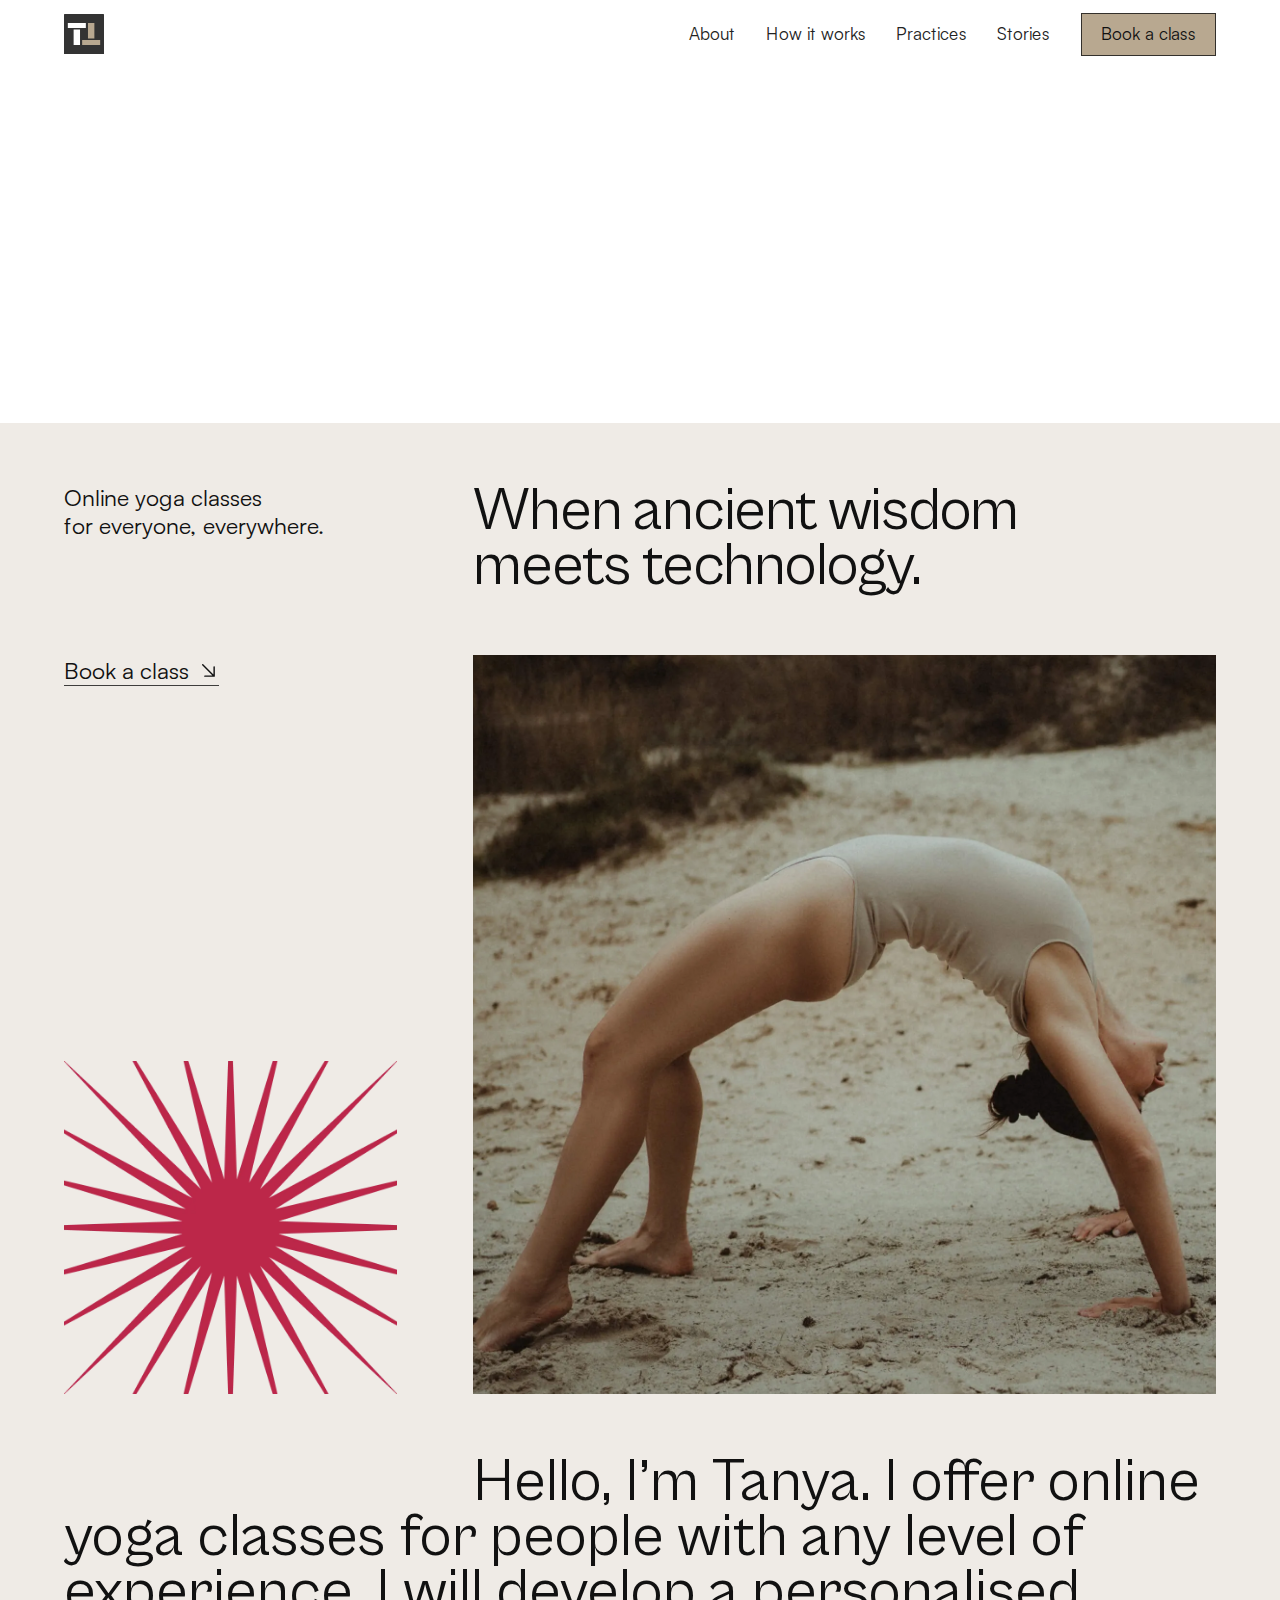
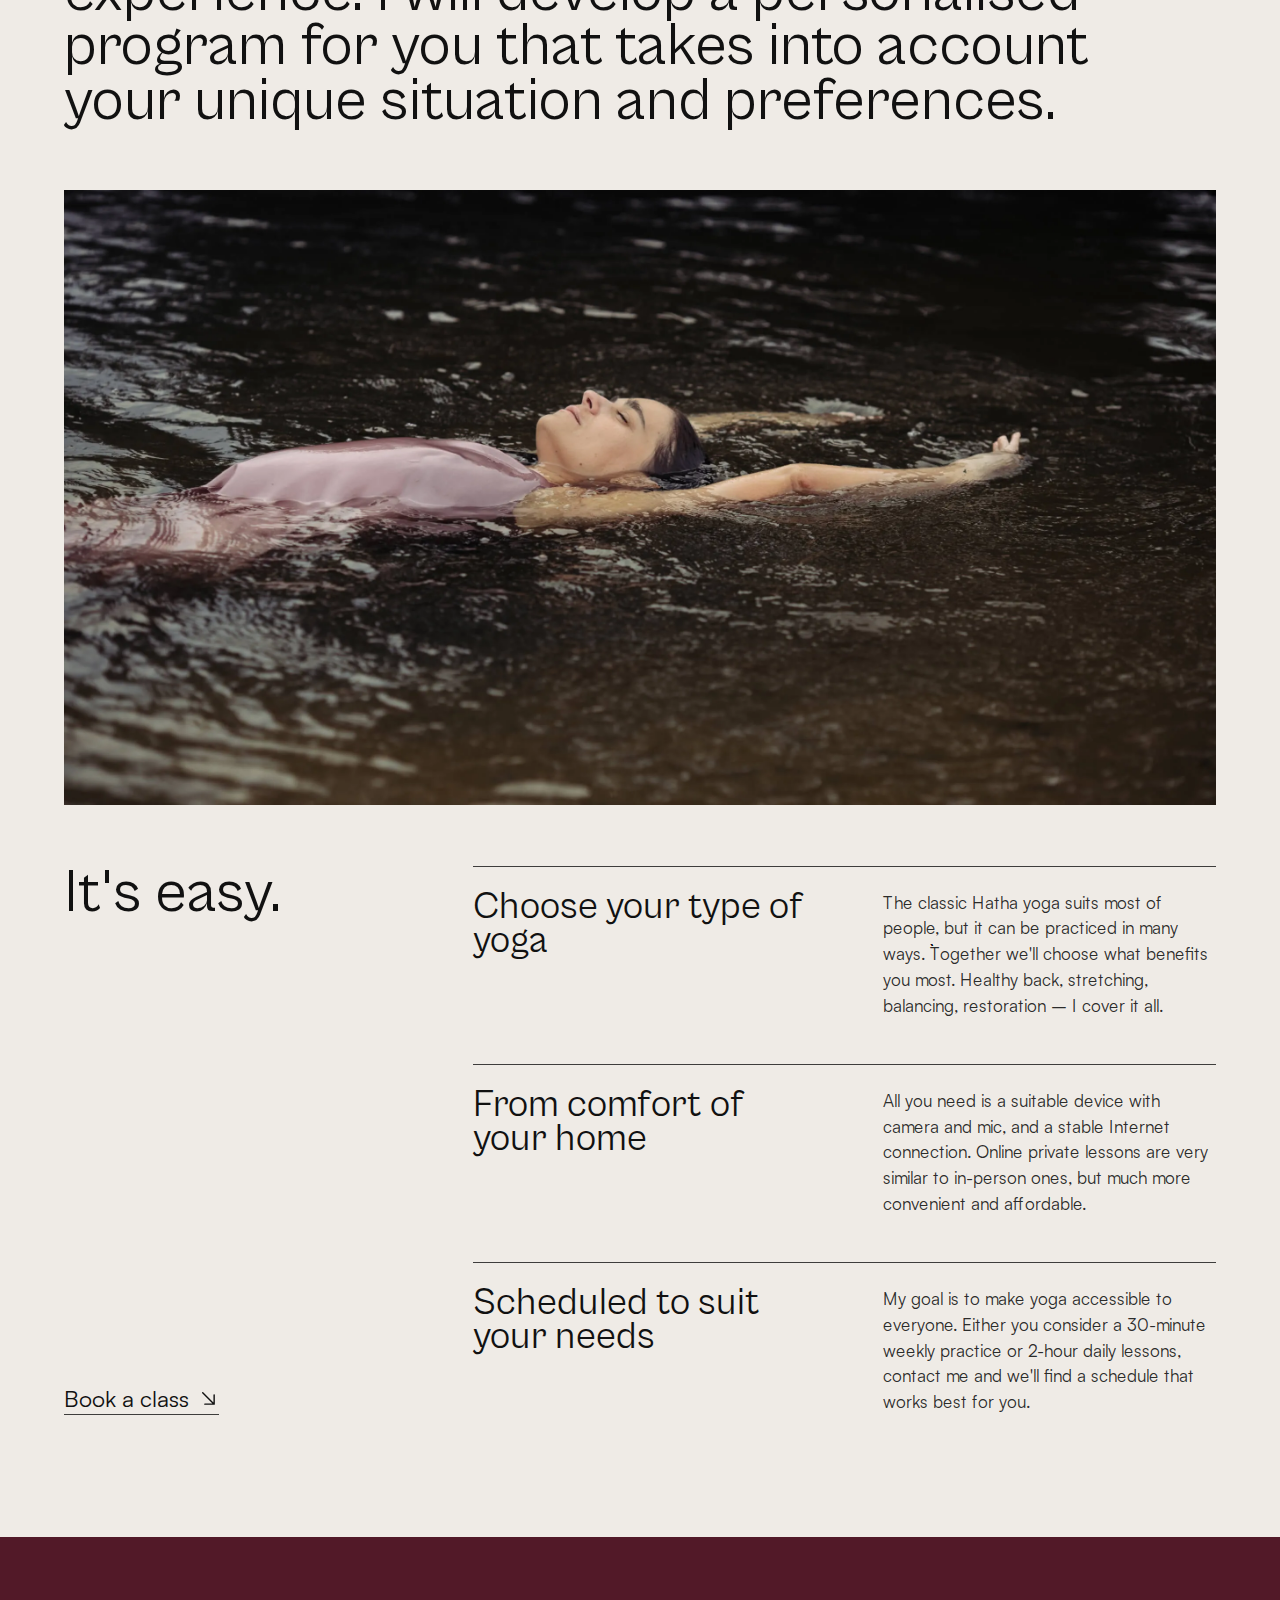
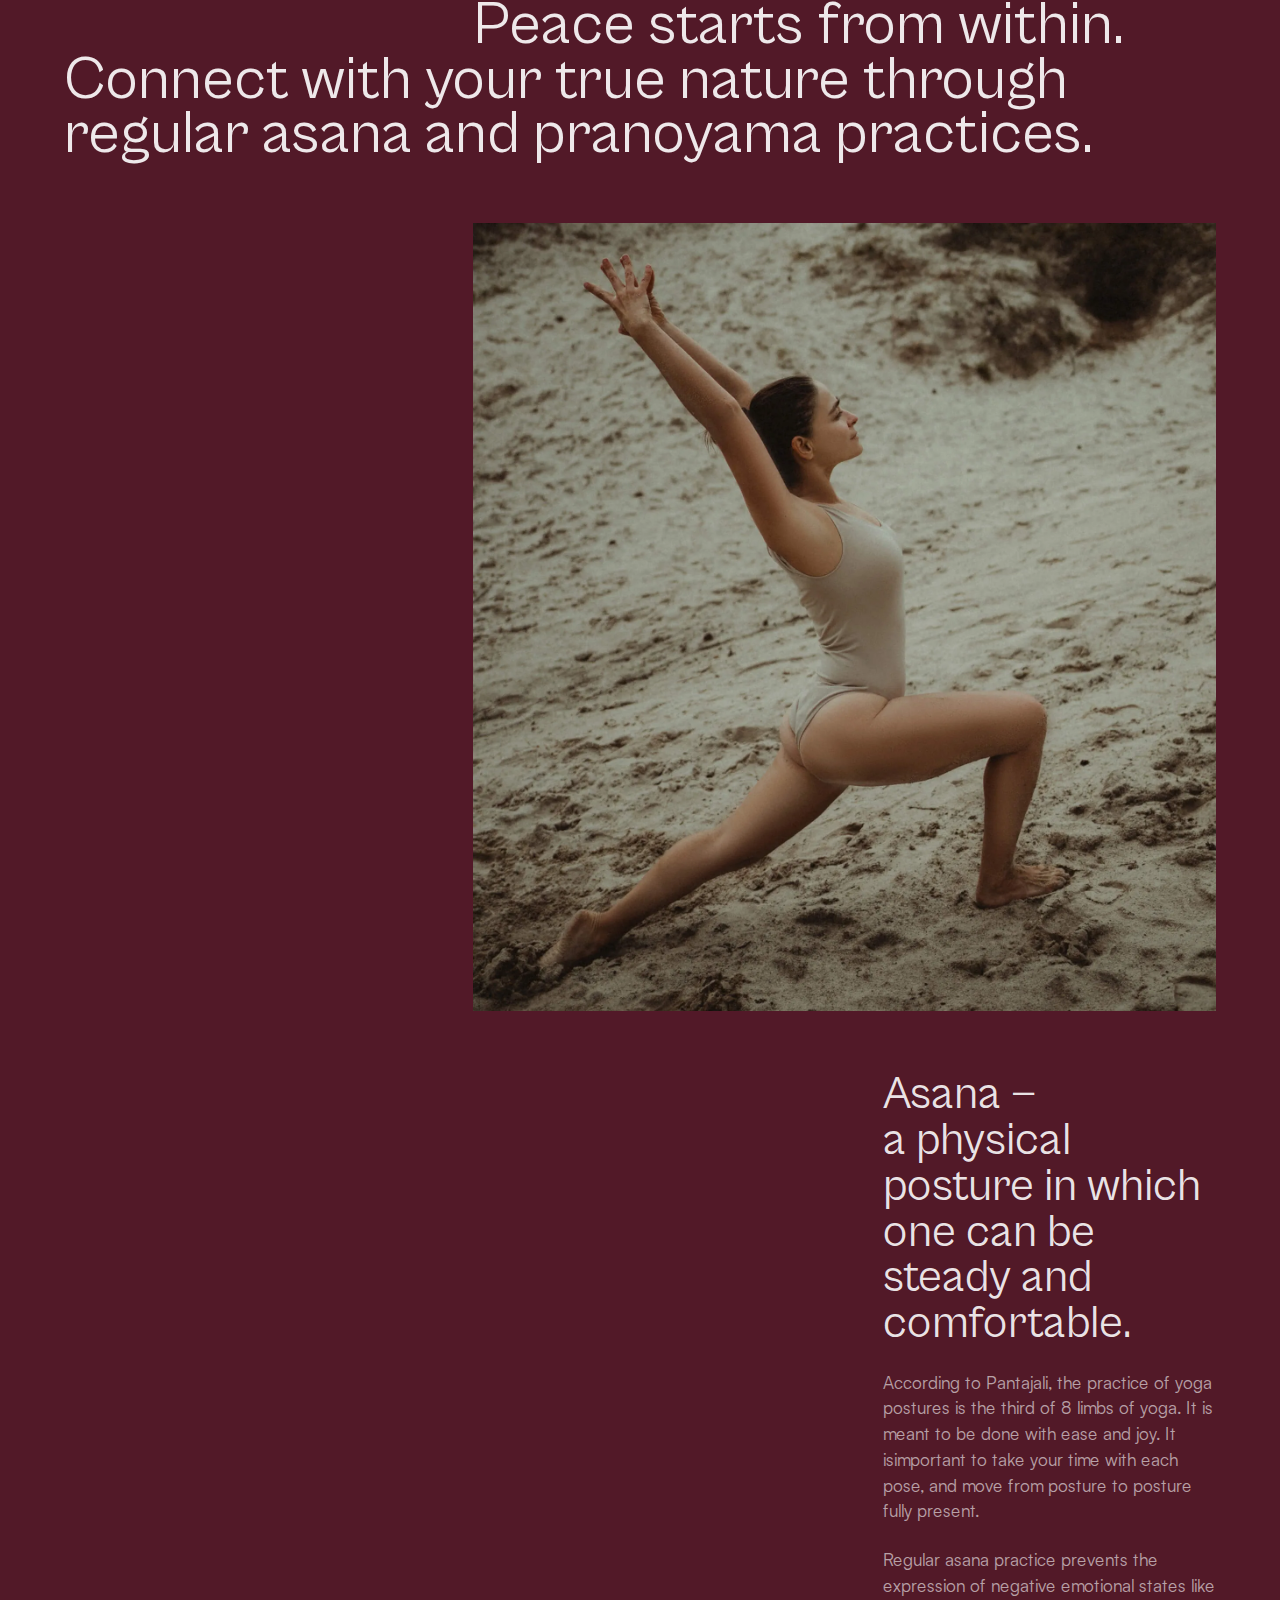
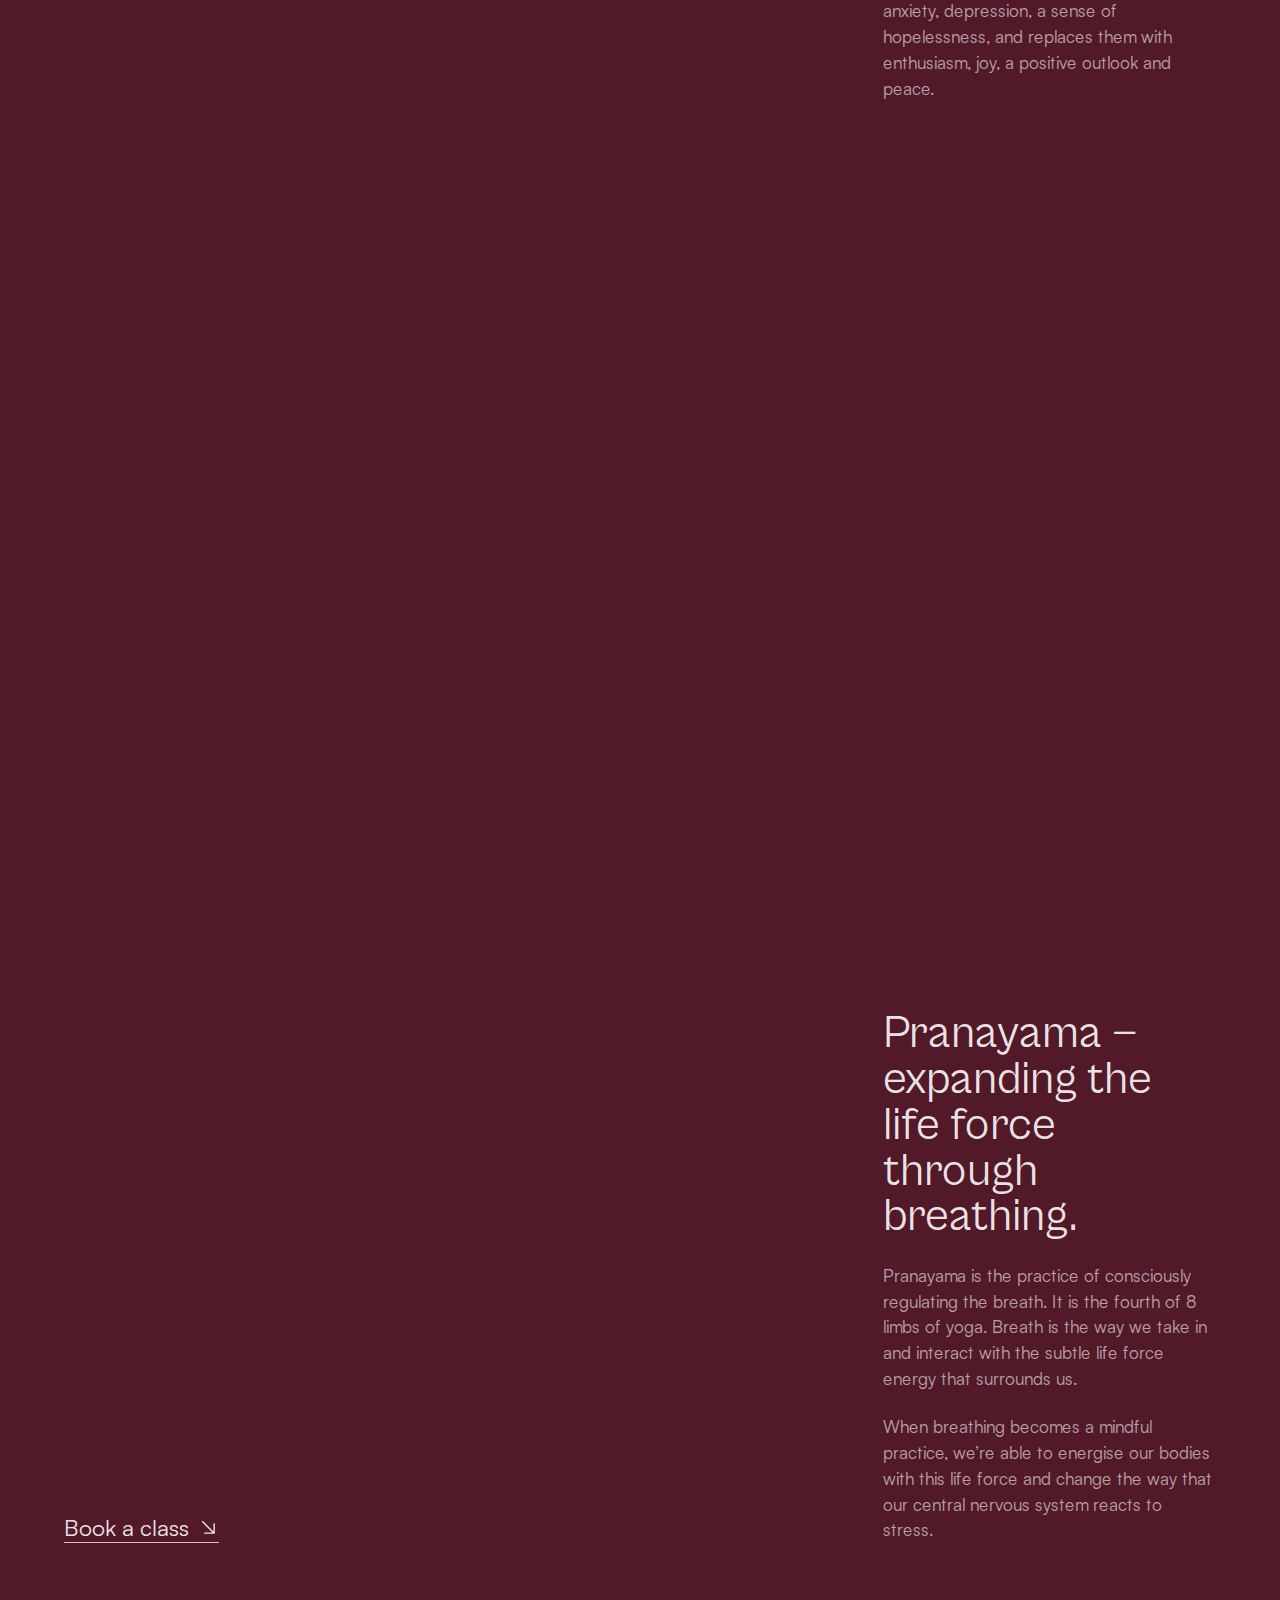
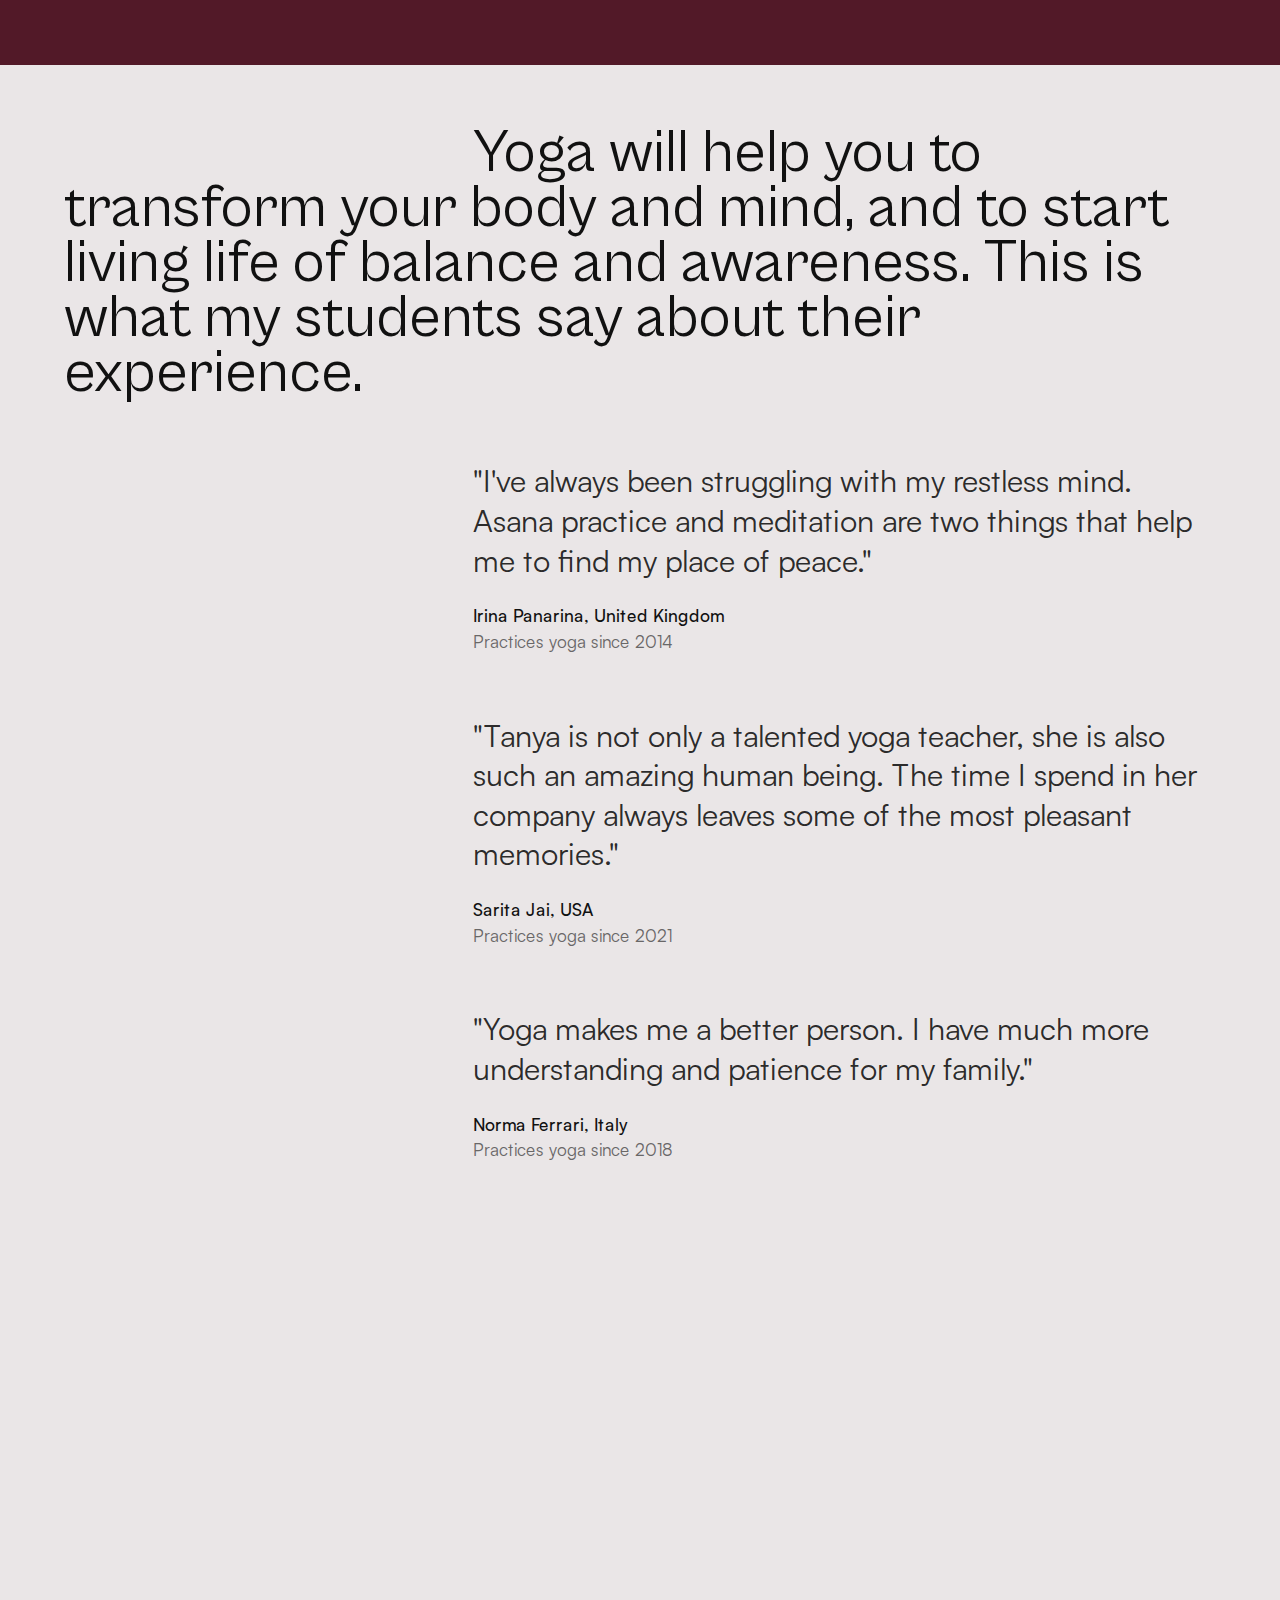
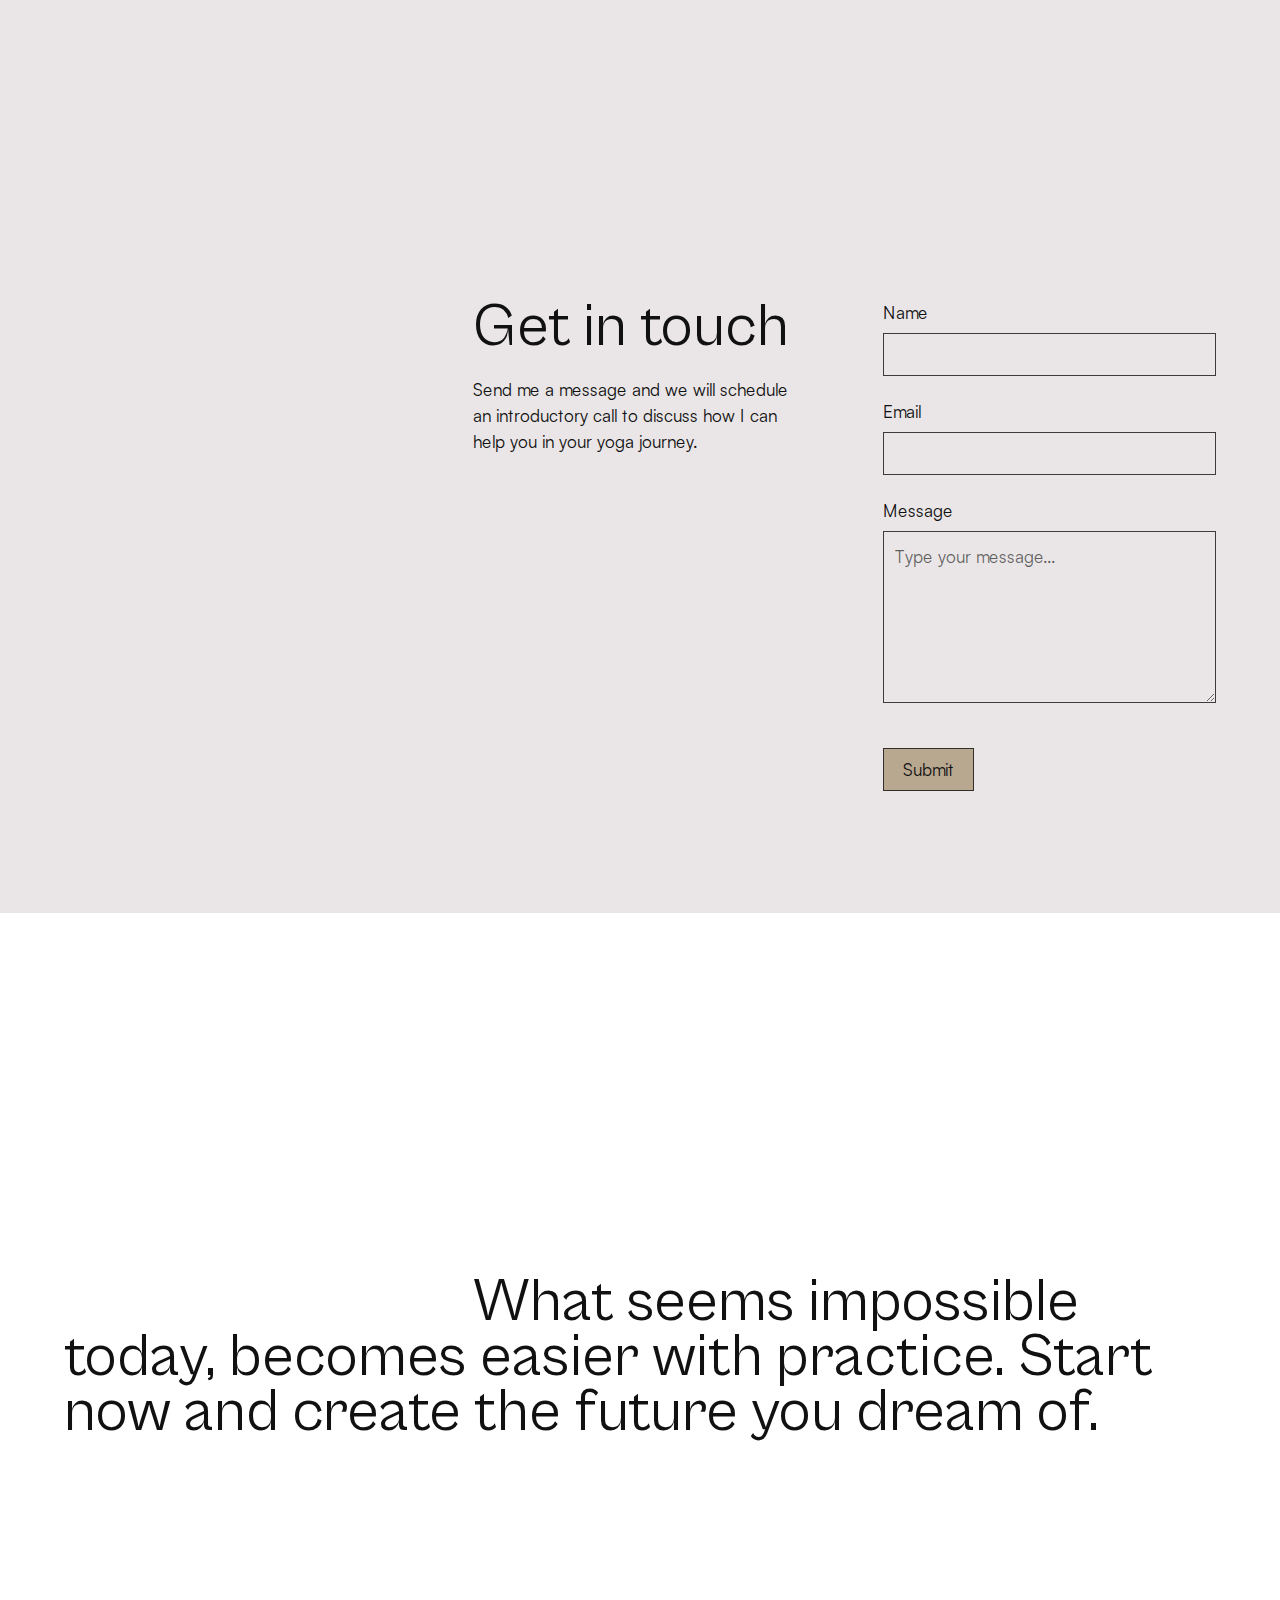
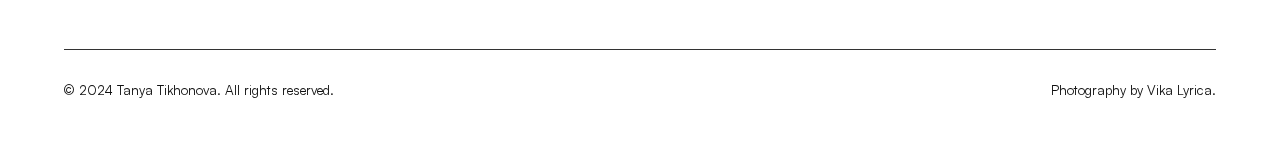
<file: index.html>
<!DOCTYPE html><!--  This site was created in Webflow. https://www.webflow.com  -->
<!--  Last Published: Mon Jul 24 2023 19:13:31 GMT+0000 (Coordinated Universal Time)  -->
<html data-wf-page="63d0159c28be4e9295cfa367" data-wf-site="63bec4b35dd90a8101aee38a" lang="en">
<head>
  <meta charset="utf-8">
  <title>Online yoga classes — Yoga with Tanya</title>
  <meta content="Tanya offers one-to-one online yoga classes for students of all skill levels. It is a convenient and affordable way to practice yoga from comfort of your home." name="description">
  <meta content="Online yoga classes — Yoga with Tanya" property="og:title">
  <meta content="Tanya offers one-to-one online yoga classes for students of all skill levels. It is a convenient and affordable way to practice yoga from comfort of your home." property="og:description">
  <meta content="https://uploads-ssl.webflow.com/63bec4b35dd90a8101aee38a/63d41f42c01996710ae913ac_open-graph.png" property="og:image">
  <meta content="Online yoga classes — Yoga with Tanya" property="twitter:title">
  <meta content="Tanya offers one-to-one online yoga classes for students of all skill levels. It is a convenient and affordable way to practice yoga from comfort of your home." property="twitter:description">
  <meta content="https://uploads-ssl.webflow.com/63bec4b35dd90a8101aee38a/63d41f42c01996710ae913ac_open-graph.png" property="twitter:image">
  <meta property="og:type" content="website">
  <meta content="summary_large_image" name="twitter:card">
  <meta content="width=device-width, initial-scale=1" name="viewport">
  <meta content="41uELYD3Q3P21PkMJK5Y8MFyQmkiolR_PwNOCuJMPy0" name="google-site-verification">
  <meta content="Webflow" name="generator">
  <link href="css/normalize.css" rel="stylesheet" type="text/css">
  <link href="css/webflow.css" rel="stylesheet" type="text/css">
  <link href="css/yogawithtanya.webflow.css" rel="stylesheet" type="text/css">
  <script type="text/javascript">!function(o,c){var n=c.documentElement,t=" w-mod-";n.className+=t+"js",("ontouchstart"in o||o.DocumentTouch&&c instanceof DocumentTouch)&&(n.className+=t+"touch")}(window,document);</script>
  <link href="images/favicon.png" rel="shortcut icon" type="image/x-icon">
  <link href="images/webclip.png" rel="apple-touch-icon">
  <link href="https://yogawithtanya.webflow.io//" rel="canonical"><!--  Please keep this css code to improve the font quality -->
  <style>
  * {
  -webkit-font-smoothing: antialiased;
  -moz-osx-font-smoothing: grayscale;
}
</style>
</head>
<body>
  <div class="w-embed">
    <style>
  html { font-size: calc(0.6083153928955866rem + 0.4305705059203445vw); }
  @media screen and (max-width:1920px) { html { font-size: calc(0.6083153928955867rem + 0.4305705059203445vw); } }
  @media screen and (max-width:991px) { html { font-size: calc(0.44698660714285715rem + 0.8928571428571428vw); } }
  @media screen and (max-width:767px) { html { font-size: calc(0.7921006944444444rem + 0.6944444444444444vw); } }
  @media screen and (max-width:479px) { html { font-size: calc(0.7494769874476988rem + 0.8368200836820083vw); } }
  .text-indent {
  	text-indent: calc((100% - 10rem)/3 + 5rem);
  }
  @media screen and (max-width: 991px) {
  .text-indent {
  	text-indent: calc((100% - 6rem)/3 + 3rem);
  }
  @media screen and (max-width: 767px) {
  .text-indent {
  	text-indent: 0;
  }
}
</style>
  </div>
  <div data-animation="default" class="navbar1_component w-nav" data-easing2="ease" fs-scrolldisable-element="smart-nav" data-easing="ease" data-collapse="medium" data-w-id="d20d2283-1144-efb2-ef7a-76056f39587f" role="banner" data-duration="400">
    <header class="navbar1_container">
      <a href="index.html" aria-current="page" class="navbar1_logo-link w-nav-brand w--current"><img src="images/logo_1.svg" loading="lazy" height="40" width="20" alt="Logo Tanya Tikhonova" class="navbar1_logo"><img src="images/logo3.svg" loading="lazy" width="41" height="41" alt="logo" class="navbar1_logo2"></a>
      <nav role="navigation" class="navbar1_menu is-page-height-tablet w-nav-menu">
        <a href="#about" class="navbar1_link w-nav-link">About</a>
        <a href="#how-it-works" class="navbar1_link w-nav-link">How it works</a>
        <a href="#practices" class="navbar1_link w-nav-link">Practices</a>
        <a href="#stories" class="navbar1_link w-nav-link">Stories</a>
        <div class="navbar1_menu-buttons">
          <a href="#contact" class="button is-menu w-button">Book a class</a>
        </div>
      </nav>
      <div class="navbar1_menu-button w-nav-button">
        <div class="menu-icon1">
          <div class="menu-icon1_line-top"></div>
          <div class="menu-icon1_line-middle">
            <div class="menu-icon_line-middle-inner"></div>
          </div>
          <div class="menu-icon1_line-bottom"></div>
        </div>
      </div>
    </header>
  </div>
  <div class="page-wrapper">
    <div class="global-styles w-embed">
      <style>
/* Get rid of top margin on first element in any rich text element */
.w-richtext > :not(div):first-child, .w-richtext > div:first-child > :first-child {
  margin-top: 0 !important;
}
/* Get rid of bottom margin on last element in any rich text element */
.w-richtext>:last-child, .w-richtext ol li:last-child, .w-richtext ul li:last-child {
	margin-bottom: 0 !important;
}
/* 
Make the following elements inherit typography styles from the parent and not have hardcoded values. 
Important: You will not be able to style for example "All Links" in Designer with this CSS applied.
Uncomment this CSS to use it in the project. Leave this message for future hand-off.
*/
/*
a,
.w-input,
.w-select,
.w-tab-link,
.w-nav-link,
.w-dropdown-btn,
.w-dropdown-toggle,
.w-dropdown-link {
  color: inherit;
  text-decoration: inherit;
  font-size: inherit;
}
*/
/* Prevent all click and hover interaction with an element */
.pointer-events-off {
	pointer-events: none;
}
/* Enables all click and hover interaction with an element */
.pointer-events-on {
  pointer-events: auto;
}
/* Snippet enables you to add class of div-square which creates and maintains a 1:1 dimension of a div.*/
.div-square::after {
  content: "";
  display: block;
  padding-bottom: 100%;
}
/*Hide focus outline for main content element*/
    main:focus-visible {
    outline: -webkit-focus-ring-color auto 0px;
}
/* Make sure containers never lose their center alignment*/
.container-medium, .container-small, .container-large {
  margin-right: auto !important;
  margin-left: auto !important;
}
/*Reset selects, buttons, and links styles*/
.w-input, .w-select, a {
color: inherit;
text-decoration: inherit;
font-size: inherit;
}
/*Apply "..." after 3 lines of text */
.text-style-3lines {
    display: -webkit-box;
    overflow: hidden;
    -webkit-line-clamp: 3;
    -webkit-box-orient: vertical;
}
/* Apply "..." after 2 lines of text */
.text-style-2lines {
    display: -webkit-box;
    overflow: hidden;
    -webkit-line-clamp: 2;
    -webkit-box-orient: vertical;
}
/* Apply "..." at 100% width */
.truncate-width { 
		width: 100%; 
    white-space: nowrap; 
    overflow: hidden; 
    text-overflow: ellipsis; 
}
/* Removes native scrollbar */
.no-scrollbar {
    -ms-overflow-style: none;  // IE 10+
    overflow: -moz-scrollbars-none;  // Firefox
}
.no-scrollbar::-webkit-scrollbar {
    display: none; // Safari and Chrome
}
/* Adds inline flex display */
.display-inlineflex {
  display: inline-flex;
}
/* These classes are never overwritten */
.hide {
  display: none !important;
}
@media screen and (max-width: 991px) {
    .hide, .hide-tablet {
        display: none !important;
    }
}
  @media screen and (max-width: 767px) {
    .hide-mobile-landscape{
      display: none !important;
    }
}
  @media screen and (max-width: 479px) {
    .hide-mobile{
      display: none !important;
    }
}
.margin-0 {
  margin: 0rem !important;
}
.padding-0 {
  padding: 0rem !important;
}
.spacing-clean {
padding: 0rem !important;
margin: 0rem !important;
}
.margin-top {
  margin-right: 0rem !important;
  margin-bottom: 0rem !important;
  margin-left: 0rem !important;
}
.padding-top {
  padding-right: 0rem !important;
  padding-bottom: 0rem !important;
  padding-left: 0rem !important;
}
.margin-right {
  margin-top: 0rem !important;
  margin-bottom: 0rem !important;
  margin-left: 0rem !important;
}
.padding-right {
  padding-top: 0rem !important;
  padding-bottom: 0rem !important;
  padding-left: 0rem !important;
}
.margin-bottom {
  margin-top: 0rem !important;
  margin-right: 0rem !important;
  margin-left: 0rem !important;
}
.padding-bottom {
  padding-top: 0rem !important;
  padding-right: 0rem !important;
  padding-left: 0rem !important;
}
.margin-left {
  margin-top: 0rem !important;
  margin-right: 0rem !important;
  margin-bottom: 0rem !important;
}
.padding-left {
  padding-top: 0rem !important;
  padding-right: 0rem !important;
  padding-bottom: 0rem !important;
}
.margin-horizontal {
  margin-top: 0rem !important;
  margin-bottom: 0rem !important;
}
.padding-horizontal {
  padding-top: 0rem !important;
  padding-bottom: 0rem !important;
}
.margin-vertical {
  margin-right: 0rem !important;
  margin-left: 0rem !important;
}
.padding-vertical {
  padding-right: 0rem !important;
  padding-left: 0rem !important;
}
</style>
    </div>
    <main class="main-wrapper">
      <section class="section_header">
        <div class="padding-global">
          <div class="container-large">
            <div class="header_padding-section">
              <div class="text-align-center">
                <div class="div-hide">
                  <h1 data-w-id="6bdd517c-a2c0-9750-81f7-136c7d7e1f45" style="-webkit-transform:translate3d(0, 100%, 0) scale3d(1, 1, 1) rotateX(0) rotateY(0) rotateZ(0) skew(0, 0);-moz-transform:translate3d(0, 100%, 0) scale3d(1, 1, 1) rotateX(0) rotateY(0) rotateZ(0) skew(0, 0);-ms-transform:translate3d(0, 100%, 0) scale3d(1, 1, 1) rotateX(0) rotateY(0) rotateZ(0) skew(0, 0);transform:translate3d(0, 100%, 0) scale3d(1, 1, 1) rotateX(0) rotateY(0) rotateZ(0) skew(0, 0);opacity:0" class="heading-1">Yoga with Tanya</h1>
                </div>
              </div>
            </div>
          </div>
        </div>
      </section>
      <section class="section_header2 background-color-linen">
        <div class="padding-global">
          <div class="container-large">
            <div class="padding-section-large is-no-bottom">
              <div class="header2_component">
                <div class="w-layout-grid header2_content-wrapper">
                  <div class="header2_content-left">
                    <h1 class="header2_h1">Online yoga classes for everyone, everywhere.</h1>
                  </div>
                  <div id="w-node-d6c818b0-f8c0-8334-aca0-0b06a9fff015-95cfa367" class="header2_content-right">
                    <p class="header2_text">When ancient wisdom meets technology.</p>
                  </div>
                  <div id="w-node-_4944d5ef-8bdf-99e9-96bb-40aa58db7ae6-95cfa367" class="header2_image-wrapper"><img src="images/sun1.webp" loading="lazy" height="384" width="384" data-w-id="4944d5ef-8bdf-99e9-96bb-40aa58db7ae7" alt="" class="image-grid-star"></div>
                  <div id="w-node-d6c818b0-f8c0-8334-aca0-0b06a9fff01e-95cfa367" data-w-id="d6c818b0-f8c0-8334-aca0-0b06a9fff01e" class="header2_image-wrapper"><img src="images/Image1.webp" loading="eager" height="844" width="848" alt="Tanya practicing yoga" class="image-grid hero"></div>
                  <a href="#contact" id="w-node-_5810e28f-c4b3-8e12-23bf-fb3660b0b714-95cfa367" class="button is-link is-icon w-inline-block">
                    <div class="text-size-large">Book a class</div>
                    <div class="icon-embed-booking w-embed"><svg xmlns="http://www.w3.org/2000/svg" xmlns:xlink="http://www.w3.org/1999/xlink" aria-hidden="true" role="img" class="iconify iconify--ph" width="100%" height="100%" preserveaspectratio="xMidYMid meet" viewbox="0 0 256 256">
                        <path fill="currentColor" d="M200 64v104a8 8 0 0 1-16 0V83.3L69.7 197.7a8.2 8.2 0 0 1-11.4 0a8.1 8.1 0 0 1 0-11.4L172.7 72H88a8 8 0 0 1 0-16h104a8 8 0 0 1 8 8Z"></path>
                      </svg></div>
                  </a>
                </div>
              </div>
            </div>
          </div>
        </div>
      </section>
      <section id="about" class="section_about background-color-linen">
        <div class="padding-global">
          <div class="container-large">
            <div class="padding-section-large is-no-bottom">
              <div class="about_component">
                <div class="margin-bottom margin-xlarge">
                  <div class="text-align-left">
                    <h2 class="text-indent">Hello, I’m Tanya. I offer online yoga classes for people with any level of experience. I will develop a personalised program for you that takes into account your unique situation and preferences. </h2>
                  </div>
                </div>
                <div data-w-id="636790ab-c691-0a66-0a4f-19c497831f6e" class="about_image-wrapper"><img src="images/Image2.webp" loading="lazy" height="700" width="1312" alt="Yoga teacher Tanya swimming in a lake" class="image-grid"></div>
              </div>
            </div>
          </div>
        </div>
      </section>
      <section id="how-it-works" class="section_how background-color-linen">
        <div class="padding-global">
          <div class="container-large">
            <div class="padding-section-large">
              <div class="w-layout-grid how_content-wrapper">
                <div class="how_content-top">
                  <h2>It&#x27;s easy.</h2>
                </div>
                <div id="w-node-_0491f597-2c5f-7f6d-741a-e79f28f7d045-95cfa367" class="how_component">
                  <div class="how_item">
                    <div class="how_question">
                      <h3 class="heading-style-h4">Choose your type of yoga</h3>
                    </div>
                    <p class="text-color-black--90">The classic Hatha yoga suits most of people, but it can be practiced in many ways. `````Together we&#x27;ll choose what benefits you most. Healthy back, stretching, balancing, restoration – I cover it all.</p>
                  </div>
                  <div class="how_item">
                    <div class="how_question">
                      <h3 class="heading-style-h4">From comfort of your home</h3>
                    </div>
                    <p class="text-color-black--90">All you need is a suitable device with camera and mic, and a stable Internet connection. Online private lessons are very similar to in-person ones, but much more convenient and affordable.</p>
                  </div>
                  <div class="how_item is-no-bottom">
                    <div class="how_question">
                      <h3 class="heading-style-h4">Scheduled to suit your needs</h3>
                    </div>
                    <p class="text-color-black--90">My goal is to make yoga accessible to everyone. Either you consider a 30-minute weekly practice or 2-hour daily lessons, contact me and we&#x27;ll find a schedule that works best for you.</p>
                  </div>
                </div>
                <div id="w-node-_2b3fb28d-2090-3806-c21f-bc1d021f9017-95cfa367" class="how_content-bottom">
                  <a href="#contact" class="button is-link is-icon w-inline-block">
                    <div class="text-size-large">Book a class</div>
                    <div class="icon-embed-booking w-embed"><svg xmlns="http://www.w3.org/2000/svg" xmlns:xlink="http://www.w3.org/1999/xlink" aria-hidden="true" role="img" class="iconify iconify--ph" width="100%" height="100%" preserveaspectratio="xMidYMid meet" viewbox="0 0 256 256">
                        <path fill="currentColor" d="M200 64v104a8 8 0 0 1-16 0V83.3L69.7 197.7a8.2 8.2 0 0 1-11.4 0a8.1 8.1 0 0 1 0-11.4L172.7 72H88a8 8 0 0 1 0-16h104a8 8 0 0 1 8 8Z"></path>
                      </svg></div>
                  </a>
                </div>
              </div>
            </div>
          </div>
        </div>
      </section>
      <section id="practices" class="section_practices background-color-maroon">
        <div class="padding-global">
          <div class="container-large">
            <div class="padding-section-large">
              <div class="practices_component">
                <div class="margin-bottom margin-xlarge">
                  <div class="text-align-left">
                    <h2 class="text-indent text-color-white-90">Peace starts from within. Connect with your true nature through regular asana and pranoyama practices. </h2>
                  </div>
                </div>
                <div class="w-layout-grid practices_content-wrapper">
                  <div id="w-node-_6eed45fc-92ee-71aa-9e70-324d95d9a569-95cfa367" class="practices_content-bottom">
                    <a href="#contact" class="button is-link is-icon is-white w-inline-block">
                      <div class="text-size-large">Book a class</div>
                      <div class="icon-embed-booking w-embed"><svg xmlns="http://www.w3.org/2000/svg" xmlns:xlink="http://www.w3.org/1999/xlink" aria-hidden="true" role="img" class="iconify iconify--ph" width="100%" height="100%" preserveaspectratio="xMidYMid meet" viewbox="0 0 256 256">
                          <path fill="currentColor" d="M200 64v104a8 8 0 0 1-16 0V83.3L69.7 197.7a8.2 8.2 0 0 1-11.4 0a8.1 8.1 0 0 1 0-11.4L172.7 72H88a8 8 0 0 1 0-16h104a8 8 0 0 1 8 8Z"></path>
                        </svg></div>
                    </a>
                  </div>
                  <div id="w-node-c3bc2ac2-1699-4ef1-6008-1695cf1d4c25-95cfa367" class="w-layout-grid practices_content-wrapper-2">
                    <div id="w-node-c3bc2ac2-1699-4ef1-6008-1695cf1d4c2f-95cfa367" data-w-id="c3bc2ac2-1699-4ef1-6008-1695cf1d4c2f" class="practices_image-wrapper"><img src="images/Image3.webp" loading="lazy" height="900" width="848" alt="Tanya practicing yoga" class="image-grid"></div>
                    <div id="w-node-c3bc2ac2-1699-4ef1-6008-1695cf1d4c31-95cfa367" class="practices_image-wrapper"><img src="images/sun2.webp" loading="lazy" height="384" width="384" data-w-id="c3bc2ac2-1699-4ef1-6008-1695cf1d4c32" alt="" class="image-grid-star"></div>
                    <div id="w-node-c3bc2ac2-1699-4ef1-6008-1695cf1d4c26-95cfa367" class="practices_item">
                      <div class="margin-bottom margin-small">
                        <h3 class="text-color-white-90">Asana — a physical posture in which one can be steady and comfortable.</h3>
                      </div>
                      <div class="margin-bottom margin-small">
                        <p class="text-color-white-60">According to Pantajali, the practice of yoga postures is the third of 8 limbs of yoga. It is meant to be done with ease and joy. It isimportant to take your time with each pose, and move from posture to posture fully present.</p>
                      </div>
                      <p class="text-color-white-60">Regular asana practice prevents the expression of negative emotional states like anxiety, depression, a sense of hopelessness, and replaces them with enthusiasm, joy, a positive outlook and peace.</p>
                    </div>
                    <div id="w-node-_6f17ec12-5f3f-032b-0434-5ac6a9a6775b-95cfa367" data-w-id="6f17ec12-5f3f-032b-0434-5ac6a9a6775b" class="practices_image-wrapper"><img src="images/Image4.webp" loading="lazy" height="900" width="848" alt="Tanya practicing yoga" class="image-grid"></div>
                    <div id="w-node-_955cc3c1-eff8-eb47-5892-012118afffb8-95cfa367" class="practices_item">
                      <div class="margin-bottom margin-small">
                        <h3 class="text-color-white-90">Pranayama — expanding the life force through breathing.</h3>
                      </div>
                      <div class="margin-bottom margin-small">
                        <p class="text-color-white-60">Pranayama is the practice of consciously regulating the breath. It is the fourth of 8 limbs of yoga. Breath is the way we take in and interact with the subtle life force energy that surrounds us.</p>
                      </div>
                      <p class="text-color-white-60">When breathing becomes a mindful practice, we’re able to energise our bodies with this life force and change the way that our central nervous system reacts to stress.</p>
                    </div>
                    <div id="w-node-_807e0d16-b83d-c383-7310-9b91fc3dcd14-95cfa367" class="practices_content-bottom-2">
                      <a href="#contact" class="button is-link is-icon is-white w-inline-block">
                        <div class="text-size-large">Book a class</div>
                        <div class="icon-embed-booking w-embed"><svg xmlns="http://www.w3.org/2000/svg" xmlns:xlink="http://www.w3.org/1999/xlink" aria-hidden="true" role="img" class="iconify iconify--ph" width="100%" height="100%" preserveaspectratio="xMidYMid meet" viewbox="0 0 256 256">
                            <path fill="currentColor" d="M200 64v104a8 8 0 0 1-16 0V83.3L69.7 197.7a8.2 8.2 0 0 1-11.4 0a8.1 8.1 0 0 1 0-11.4L172.7 72H88a8 8 0 0 1 0-16h104a8 8 0 0 1 8 8Z"></path>
                          </svg></div>
                      </a>
                    </div>
                  </div>
                </div>
              </div>
            </div>
          </div>
        </div>
      </section>
      <section id="stories" class="section_stories background-color-lilac">
        <div class="padding-global">
          <div class="container-large">
            <div class="padding-section-large is-no-bottom">
              <div class="margin-bottom margin-xlarge">
                <div class="text-align-left">
                  <h2 class="text-indent">Yoga will help you to transform your body and mind, and to start living life of balance and awareness. This is what my students say about their experience.</h2>
                </div>
              </div>
              <div class="margin-bottom margin-xlarge">
                <div class="w-layout-grid stories_content">
                  <div id="w-node-_6e637467-3947-623e-05b0-e1fab141e557-95cfa367" class="stories_client-image-wrapper"><img src="images/sun3.webp" loading="lazy" height="384" width="384" data-w-id="6e637467-3947-623e-05b0-e1fab141e558" alt="" class="image-grid-star"></div>
                  <div id="w-node-_6e637467-3947-623e-05b0-e1fab141e559-95cfa367" class="stories_content-right">
                    <div class="margin-bottom margin-small">
                      <p class="heading-style-h5">&quot;I&#x27;ve always been struggling with my restless mind. Asana practice and meditation are two things that help me to find my place of peace.&quot;</p>
                    </div>
                    <div class="stories_client-info">
                      <p class="text-weight-medium">Irina Panarina, United Kingdom</p>
                      <p class="text-color-lilac">Practices yoga since 2014</p>
                    </div>
                  </div>
                  <div id="w-node-_931716ba-f52b-b6b5-6ffd-089e79a42ea6-95cfa367" class="stories_content-right">
                    <div class="margin-bottom margin-small">
                      <p class="heading-style-h5">&quot;Tanya is not only a talented yoga teacher, she is also such an amazing human being. The time I spend in her company always leaves some of the most pleasant memories.&quot;</p>
                    </div>
                    <div class="stories_client-info">
                      <p class="text-weight-medium">Sarita Jai, USA</p>
                      <p class="text-color-lilac">Practices yoga since 2021</p>
                    </div>
                  </div>
                  <div id="w-node-_892f32b8-31af-b93e-d8e4-6b889c9696a1-95cfa367" class="stories_content-right">
                    <div class="margin-bottom margin-small">
                      <p class="heading-style-h5">&quot;Yoga makes me a better person. I have much more understanding and patience for my family.&quot;</p>
                    </div>
                    <div class="stories_client-info">
                      <p class="text-weight-medium">Norma Ferrari, Italy</p>
                      <p class="text-color-lilac">Practices yoga since 2018</p>
                    </div>
                  </div>
                </div>
              </div>
              <div data-w-id="3db7ce8c-edd1-6e0f-5318-ec92dfd6c422" class="about_image-wrapper"><img src="images/Image5.webp" loading="lazy" height="700" width="1312" alt="Yoga teacher Tanya swimming in a lake" class="image-grid"></div>
            </div>
          </div>
        </div>
      </section>
      <section id="contact" class="section_contact background-color-lilac">
        <div class="padding-global">
          <div class="container-large">
            <div class="padding-section-large">
              <div class="contact_content-wrapper">
                <div id="w-node-_23c4b466-4174-2e54-aab2-7dff6b0d2f80-95cfa367" class="w-layout-grid contact_component">
                  <div class="contact_content">
                    <div class="margin-bottom margin-small">
                      <h2>Get in touch</h2>
                    </div>
                    <p>Send me a message and we will schedule an introductory call to discuss how I can help you in your yoga journey.</p>
                    <div class="contact_contact-list">
                      <div id="w-node-_23c4b466-4174-2e54-aab2-7dff6b0d2f8c-95cfa367" class="contact_item">
                        <div class="contact_icon-wrapper"><img src="images/pin-icon.svg" loading="lazy" alt="Address" class="icon-1x1-xsmall"></div>
                        <div>hello@relume.io</div>
                      </div>
                      <div id="w-node-_23c4b466-4174-2e54-aab2-7dff6b0d2f91-95cfa367" class="contact_item">
                        <div class="contact_icon-wrapper"><img src="images/phone-icon.svg" loading="lazy" alt="Phone" class="icon-1x1-xsmall"></div>
                        <div>+1 (555) 000-0000</div>
                      </div>
                      <div id="w-node-_23c4b466-4174-2e54-aab2-7dff6b0d2f96-95cfa367" class="contact_item">
                        <div class="contact_icon-wrapper"><img src="images/pin-icon.svg" loading="lazy" alt="Address" class="icon-1x1-xsmall"></div>
                        <div>123 Sample St, Sydney NSW 2000 AU</div>
                      </div>
                    </div>
                  </div>
                  <div class="contact_form-block w-form">
                    <form name="wf-form-Contact-5-Form" data-name="Contact 5 Form" method="get" id="email-form" class="contact_form" data-wf-page-id="63d0159c28be4e9295cfa367" data-wf-element-id="23c4b466-4174-2e54-aab2-7dff6b0d2f9c">
                      <div class="form-field-wrapper"><label for="Contact-5-Name" class="field-label">Name</label><input type="text" class="form-input w-input" maxlength="256" name="Contact-5-Name" data-name="Contact 5 Name" placeholder="" id="Contact-5-Name" required=""></div>
                      <div class="form-field-wrapper"><label for="Contact-5-Email" class="field-label">Email</label><input type="email" class="form-input w-input" maxlength="256" name="Contact-5-Email" data-name="Contact 5 Email" placeholder="" id="Contact-5-Email" required=""></div>
                      <div class="form-field-wrapper"><label for="Contact-5-Message" class="field-label">Message</label><textarea placeholder="Type your message..." maxlength="5000" id="Contact-5-Message" name="Contact-5-Message" data-name="Contact 5 Message" required="" class="form-input is-text-area w-input"></textarea></div>
                      <div id="w-node-_8bc491e7-7b53-b91d-0be2-87281c6bb9f7-95cfa367" class="margin-top margin-small"><input type="submit" value="Submit" data-wait="Please wait..." id="w-node-_23c4b466-4174-2e54-aab2-7dff6b0d2fb0-95cfa367" class="button is-small w-button"></div>
                    </form>
                    <div class="success-message w-form-done">
                      <div class="success-text">Thank you! I&#x27;ll reply shortly.</div>
                    </div>
                    <div class="error-message w-form-fail">
                      <div class="error-text">Oops! Something went wrong while submitting the form.</div>
                    </div>
                  </div>
                </div>
              </div>
            </div>
          </div>
        </div>
      </section>
    </main>
    <footer class="footer_component">
      <div class="padding-global">
        <div class="container-large">
          <div class="footer_padding-section">
            <div class="text-align-center">
              <div class="div-hide">
                <h1 data-w-id="a6354182-e237-dcb6-3d62-a137919ad65e" style="-webkit-transform:translate3d(0, 100%, 0) scale3d(1, 1, 1) rotateX(0) rotateY(0) rotateZ(0) skew(0, 0);-moz-transform:translate3d(0, 100%, 0) scale3d(1, 1, 1) rotateX(0) rotateY(0) rotateZ(0) skew(0, 0);-ms-transform:translate3d(0, 100%, 0) scale3d(1, 1, 1) rotateX(0) rotateY(0) rotateZ(0) skew(0, 0);transform:translate3d(0, 100%, 0) scale3d(1, 1, 1) rotateX(0) rotateY(0) rotateZ(0) skew(0, 0);opacity:0" class="heading-2">Yoga with Tanya</h1>
              </div>
            </div>
          </div>
          <div class="padding-section-large is-no-top">
            <div class="text-align-left">
              <h2 class="text-indent">What seems impossible today, becomes easier with practice. Start now and create the future you dream of.</h2>
            </div>
          </div>
          <div class="padding-bottom padding-xlarge">
            <div class="footer_top-wrapper">
              <a href="index.html" aria-current="page" class="footer_logo-link w-nav-brand w--current"><img src="images/logo.svg" loading="lazy" alt="Logo Tanya Tikhonova"></a>
            </div>
          </div>
          <div class="padding-bottom padding-medium">
            <div class="line-divider"></div>
          </div>
          <div class="padding-bottom padding-xlarge">
            <div class="footer_bottom-wrapper">
              <div class="footer_credit-text">© 2024 Tanya Tikhonova. All rights reserved.</div>
              <div class="footer_credit-text">Photography by Vika Lyrica.</div>
            </div>
          </div>
        </div>
      </div>
    </footer>
  </div>
  <script src="https://d3e54v103j8qbb.cloudfront.net/js/jquery-3.5.1.min.dc5e7f18c8.js?site=63bec4b35dd90a8101aee38a" type="text/javascript" integrity="sha256-9/aliU8dGd2tb6OSsuzixeV4y/faTqgFtohetphbbj0=" crossorigin="anonymous"></script>
  <script src="js/webflow.js" type="text/javascript"></script>
</body>
</html>
</file>
<file: css/webflow.css>
@font-face {
  font-family: 'webflow-icons';
  src: url("[data-uri]") format('truetype');
  font-weight: normal;
  font-style: normal;
}
[class^="w-icon-"],
[class*=" w-icon-"] {
  /* use !important to prevent issues with browser extensions that change fonts */
  font-family: 'webflow-icons' !important;
  speak: none;
  font-style: normal;
  font-weight: normal;
  font-variant: normal;
  text-transform: none;
  line-height: 1;
  /* Better Font Rendering =========== */
  -webkit-font-smoothing: antialiased;
  -moz-osx-font-smoothing: grayscale;
}
.w-icon-slider-right:before {
  content: "\e600";
}
.w-icon-slider-left:before {
  content: "\e601";
}
.w-icon-nav-menu:before {
  content: "\e602";
}
.w-icon-arrow-down:before,
.w-icon-dropdown-toggle:before {
  content: "\e603";
}
.w-icon-file-upload-remove:before {
  content: "\e900";
}
.w-icon-file-upload-icon:before {
  content: "\e903";
}
* {
  -webkit-box-sizing: border-box;
  -moz-box-sizing: border-box;
  box-sizing: border-box;
}
html {
  height: 100%;
}
body {
  margin: 0;
  min-height: 100%;
  background-color: #fff;
  font-family: Arial, sans-serif;
  font-size: 14px;
  line-height: 20px;
  color: #333;
}
img {
  max-width: 100%;
  vertical-align: middle;
  display: inline-block;
}
html.w-mod-touch * {
  background-attachment: scroll !important;
}
.w-block {
  display: block;
}
.w-inline-block {
  max-width: 100%;
  display: inline-block;
}
.w-clearfix:before,
.w-clearfix:after {
  content: " ";
  display: table;
  grid-column-start: 1;
  grid-row-start: 1;
  grid-column-end: 2;
  grid-row-end: 2;
}
.w-clearfix:after {
  clear: both;
}
.w-hidden {
  display: none;
}
.w-button {
  display: inline-block;
  padding: 9px 15px;
  background-color: #3898EC;
  color: white;
  border: 0;
  line-height: inherit;
  text-decoration: none;
  cursor: pointer;
  border-radius: 0;
}
input.w-button {
  -webkit-appearance: button;
}
html[data-w-dynpage] [data-w-cloak] {
  color: transparent !important;
}
.w-webflow-badge,
.w-webflow-badge * {
  position: static;
  left: auto;
  top: auto;
  right: auto;
  bottom: auto;
  z-index: auto;
  display: block;
  visibility: visible;
  overflow: visible;
  overflow-x: visible;
  overflow-y: visible;
  box-sizing: border-box;
  width: auto;
  height: auto;
  max-height: none;
  max-width: none;
  min-height: 0;
  min-width: 0;
  margin: 0;
  padding: 0;
  float: none;
  clear: none;
  border: 0 none transparent;
  border-radius: 0;
  background: none;
  background-image: none;
  background-position: 0% 0%;
  background-size: auto auto;
  background-repeat: repeat;
  background-origin: padding-box;
  background-clip: border-box;
  background-attachment: scroll;
  background-color: transparent;
  box-shadow: none;
  opacity: 1;
  transform: none;
  transition: none;
  direction: ltr;
  font-family: inherit;
  font-weight: inherit;
  color: inherit;
  font-size: inherit;
  line-height: inherit;
  font-style: inherit;
  font-variant: inherit;
  text-align: inherit;
  letter-spacing: inherit;
  text-decoration: inherit;
  text-indent: 0;
  text-transform: inherit;
  list-style-type: disc;
  text-shadow: none;
  font-smoothing: auto;
  vertical-align: baseline;
  cursor: inherit;
  white-space: inherit;
  word-break: normal;
  word-spacing: normal;
  word-wrap: normal;
}
.w-webflow-badge {
  position: fixed !important;
  display: inline-block !important;
  visibility: visible !important;
  z-index: 2147483647 !important;
  top: auto !important;
  right: 12px !important;
  bottom: 12px !important;
  left: auto !important;
  color: #AAADB0 !important;
  background-color: #fff !important;
  border-radius: 3px !important;
  padding: 6px 8px 6px 6px !important;
  font-size: 12px !important;
  opacity: 1 !important;
  line-height: 14px !important;
  text-decoration: none !important;
  transform: none !important;
  margin: 0 !important;
  width: auto !important;
  height: auto !important;
  overflow: visible !important;
  white-space: nowrap;
  box-shadow: 0 0 0 1px rgba(0, 0, 0, 0.1), 0px 1px 3px rgba(0, 0, 0, 0.1);
  cursor: pointer;
}
.w-webflow-badge > img {
  display: inline-block !important;
  visibility: visible !important;
  opacity: 1 !important;
  vertical-align: middle !important;
}
h1,
h2,
h3,
h4,
h5,
h6 {
  font-weight: bold;
  margin-bottom: 10px;
}
h1 {
  font-size: 38px;
  line-height: 44px;
  margin-top: 20px;
}
h2 {
  font-size: 32px;
  line-height: 36px;
  margin-top: 20px;
}
h3 {
  font-size: 24px;
  line-height: 30px;
  margin-top: 20px;
}
h4 {
  font-size: 18px;
  line-height: 24px;
  margin-top: 10px;
}
h5 {
  font-size: 14px;
  line-height: 20px;
  margin-top: 10px;
}
h6 {
  font-size: 12px;
  line-height: 18px;
  margin-top: 10px;
}
p {
  margin-top: 0;
  margin-bottom: 10px;
}
blockquote {
  margin: 0 0 10px 0;
  padding: 10px 20px;
  border-left: 5px solid #E2E2E2;
  font-size: 18px;
  line-height: 22px;
}
figure {
  margin: 0;
  margin-bottom: 10px;
}
figcaption {
  margin-top: 5px;
  text-align: center;
}
ul,
ol {
  margin-top: 0px;
  margin-bottom: 10px;
  padding-left: 40px;
}
.w-list-unstyled {
  padding-left: 0;
  list-style: none;
}
.w-embed:before,
.w-embed:after {
  content: " ";
  display: table;
  grid-column-start: 1;
  grid-row-start: 1;
  grid-column-end: 2;
  grid-row-end: 2;
}
.w-embed:after {
  clear: both;
}
.w-video {
  width: 100%;
  position: relative;
  padding: 0;
}
.w-video iframe,
.w-video object,
.w-video embed {
  position: absolute;
  top: 0;
  left: 0;
  width: 100%;
  height: 100%;
  border: none;
}
fieldset {
  padding: 0;
  margin: 0;
  border: 0;
}
button,
[type='button'],
[type='reset'] {
  border: 0;
  cursor: pointer;
  -webkit-appearance: button;
}
.w-form {
  margin: 0 0 15px;
}
.w-form-done {
  display: none;
  padding: 20px;
  text-align: center;
  background-color: #dddddd;
}
.w-form-fail {
  display: none;
  margin-top: 10px;
  padding: 10px;
  background-color: #ffdede;
}
label {
  display: block;
  margin-bottom: 5px;
  font-weight: bold;
}
.w-input,
.w-select {
  display: block;
  width: 100%;
  height: 38px;
  padding: 8px 12px;
  margin-bottom: 10px;
  font-size: 14px;
  line-height: 1.42857143;
  color: #333333;
  vertical-align: middle;
  background-color: #ffffff;
  border: 1px solid #cccccc;
}
.w-input:-moz-placeholder,
.w-select:-moz-placeholder {
  color: #999;
}
.w-input::-moz-placeholder,
.w-select::-moz-placeholder {
  color: #999;
  opacity: 1;
}
.w-input::-webkit-input-placeholder,
.w-select::-webkit-input-placeholder {
  color: #999;
}
.w-input:focus,
.w-select:focus {
  border-color: #3898EC;
  outline: 0;
}
.w-input[disabled],
.w-select[disabled],
.w-input[readonly],
.w-select[readonly],
fieldset[disabled] .w-input,
fieldset[disabled] .w-select {
  cursor: not-allowed;
}
.w-input[disabled]:not(.w-input-disabled),
.w-select[disabled]:not(.w-input-disabled),
.w-input[readonly],
.w-select[readonly],
fieldset[disabled]:not(.w-input-disabled) .w-input,
fieldset[disabled]:not(.w-input-disabled) .w-select {
  background-color: #eeeeee;
}
textarea.w-input,
textarea.w-select {
  height: auto;
}
.w-select {
  background-color: #f3f3f3;
}
.w-select[multiple] {
  height: auto;
}
.w-form-label {
  display: inline-block;
  cursor: pointer;
  font-weight: normal;
  margin-bottom: 0px;
}
.w-radio {
  display: block;
  margin-bottom: 5px;
  padding-left: 20px;
}
.w-radio:before,
.w-radio:after {
  content: " ";
  display: table;
  grid-column-start: 1;
  grid-row-start: 1;
  grid-column-end: 2;
  grid-row-end: 2;
}
.w-radio:after {
  clear: both;
}
.w-radio-input {
  margin: 4px 0 0;
  line-height: normal;
  float: left;
  margin-left: -20px;
}
.w-radio-input {
  margin-top: 3px;
}
.w-file-upload {
  display: block;
  margin-bottom: 10px;
}
.w-file-upload-input {
  width: 0.1px;
  height: 0.1px;
  opacity: 0;
  overflow: hidden;
  position: absolute;
  z-index: -100;
}
.w-file-upload-default,
.w-file-upload-uploading,
.w-file-upload-success {
  display: inline-block;
  color: #333333;
}
.w-file-upload-error {
  display: block;
  margin-top: 10px;
}
.w-file-upload-default.w-hidden,
.w-file-upload-uploading.w-hidden,
.w-file-upload-error.w-hidden,
.w-file-upload-success.w-hidden {
  display: none;
}
.w-file-upload-uploading-btn {
  display: flex;
  font-size: 14px;
  font-weight: normal;
  cursor: pointer;
  margin: 0;
  padding: 8px 12px;
  border: 1px solid #cccccc;
  background-color: #fafafa;
}
.w-file-upload-file {
  display: flex;
  flex-grow: 1;
  justify-content: space-between;
  margin: 0;
  padding: 8px 9px 8px 11px;
  border: 1px solid #cccccc;
  background-color: #fafafa;
}
.w-file-upload-file-name {
  font-size: 14px;
  font-weight: normal;
  display: block;
}
.w-file-remove-link {
  margin-top: 3px;
  margin-left: 10px;
  width: auto;
  height: auto;
  padding: 3px;
  display: block;
  cursor: pointer;
}
.w-icon-file-upload-remove {
  margin: auto;
  font-size: 10px;
}
.w-file-upload-error-msg {
  display: inline-block;
  color: #ea384c;
  padding: 2px 0;
}
.w-file-upload-info {
  display: inline-block;
  line-height: 38px;
  padding: 0 12px;
}
.w-file-upload-label {
  display: inline-block;
  font-size: 14px;
  font-weight: normal;
  cursor: pointer;
  margin: 0;
  padding: 8px 12px;
  border: 1px solid #cccccc;
  background-color: #fafafa;
}
.w-icon-file-upload-icon,
.w-icon-file-upload-uploading {
  display: inline-block;
  margin-right: 8px;
  width: 20px;
}
.w-icon-file-upload-uploading {
  height: 20px;
}
.w-container {
  margin-left: auto;
  margin-right: auto;
  max-width: 940px;
}
.w-container:before,
.w-container:after {
  content: " ";
  display: table;
  grid-column-start: 1;
  grid-row-start: 1;
  grid-column-end: 2;
  grid-row-end: 2;
}
.w-container:after {
  clear: both;
}
.w-container .w-row {
  margin-left: -10px;
  margin-right: -10px;
}
.w-row:before,
.w-row:after {
  content: " ";
  display: table;
  grid-column-start: 1;
  grid-row-start: 1;
  grid-column-end: 2;
  grid-row-end: 2;
}
.w-row:after {
  clear: both;
}
.w-row .w-row {
  margin-left: 0;
  margin-right: 0;
}
.w-col {
  position: relative;
  float: left;
  width: 100%;
  min-height: 1px;
  padding-left: 10px;
  padding-right: 10px;
}
.w-col .w-col {
  padding-left: 0;
  padding-right: 0;
}
.w-col-1 {
  width: 8.33333333%;
}
.w-col-2 {
  width: 16.66666667%;
}
.w-col-3 {
  width: 25%;
}
.w-col-4 {
  width: 33.33333333%;
}
.w-col-5 {
  width: 41.66666667%;
}
.w-col-6 {
  width: 50%;
}
.w-col-7 {
  width: 58.33333333%;
}
.w-col-8 {
  width: 66.66666667%;
}
.w-col-9 {
  width: 75%;
}
.w-col-10 {
  width: 83.33333333%;
}
.w-col-11 {
  width: 91.66666667%;
}
.w-col-12 {
  width: 100%;
}
.w-hidden-main {
  display: none !important;
}
@media screen and (max-width: 991px) {
  .w-container {
    max-width: 728px;
  }
  .w-hidden-main {
    display: inherit !important;
  }
  .w-hidden-medium {
    display: none !important;
  }
  .w-col-medium-1 {
    width: 8.33333333%;
  }
  .w-col-medium-2 {
    width: 16.66666667%;
  }
  .w-col-medium-3 {
    width: 25%;
  }
  .w-col-medium-4 {
    width: 33.33333333%;
  }
  .w-col-medium-5 {
    width: 41.66666667%;
  }
  .w-col-medium-6 {
    width: 50%;
  }
  .w-col-medium-7 {
    width: 58.33333333%;
  }
  .w-col-medium-8 {
    width: 66.66666667%;
  }
  .w-col-medium-9 {
    width: 75%;
  }
  .w-col-medium-10 {
    width: 83.33333333%;
  }
  .w-col-medium-11 {
    width: 91.66666667%;
  }
  .w-col-medium-12 {
    width: 100%;
  }
  .w-col-stack {
    width: 100%;
    left: auto;
    right: auto;
  }
}
@media screen and (max-width: 767px) {
  .w-hidden-main {
    display: inherit !important;
  }
  .w-hidden-medium {
    display: inherit !important;
  }
  .w-hidden-small {
    display: none !important;
  }
  .w-row,
  .w-container .w-row {
    margin-left: 0;
    margin-right: 0;
  }
  .w-col {
    width: 100%;
    left: auto;
    right: auto;
  }
  .w-col-small-1 {
    width: 8.33333333%;
  }
  .w-col-small-2 {
    width: 16.66666667%;
  }
  .w-col-small-3 {
    width: 25%;
  }
  .w-col-small-4 {
    width: 33.33333333%;
  }
  .w-col-small-5 {
    width: 41.66666667%;
  }
  .w-col-small-6 {
    width: 50%;
  }
  .w-col-small-7 {
    width: 58.33333333%;
  }
  .w-col-small-8 {
    width: 66.66666667%;
  }
  .w-col-small-9 {
    width: 75%;
  }
  .w-col-small-10 {
    width: 83.33333333%;
  }
  .w-col-small-11 {
    width: 91.66666667%;
  }
  .w-col-small-12 {
    width: 100%;
  }
}
@media screen and (max-width: 479px) {
  .w-container {
    max-width: none;
  }
  .w-hidden-main {
    display: inherit !important;
  }
  .w-hidden-medium {
    display: inherit !important;
  }
  .w-hidden-small {
    display: inherit !important;
  }
  .w-hidden-tiny {
    display: none !important;
  }
  .w-col {
    width: 100%;
  }
  .w-col-tiny-1 {
    width: 8.33333333%;
  }
  .w-col-tiny-2 {
    width: 16.66666667%;
  }
  .w-col-tiny-3 {
    width: 25%;
  }
  .w-col-tiny-4 {
    width: 33.33333333%;
  }
  .w-col-tiny-5 {
    width: 41.66666667%;
  }
  .w-col-tiny-6 {
    width: 50%;
  }
  .w-col-tiny-7 {
    width: 58.33333333%;
  }
  .w-col-tiny-8 {
    width: 66.66666667%;
  }
  .w-col-tiny-9 {
    width: 75%;
  }
  .w-col-tiny-10 {
    width: 83.33333333%;
  }
  .w-col-tiny-11 {
    width: 91.66666667%;
  }
  .w-col-tiny-12 {
    width: 100%;
  }
}
.w-widget {
  position: relative;
}
.w-widget-map {
  width: 100%;
  height: 400px;
}
.w-widget-map label {
  width: auto;
  display: inline;
}
.w-widget-map img {
  max-width: inherit;
}
.w-widget-map .gm-style-iw {
  text-align: center;
}
.w-widget-map .gm-style-iw > button {
  display: none !important;
}
.w-widget-twitter {
  overflow: hidden;
}
.w-widget-twitter-count-shim {
  display: inline-block;
  vertical-align: top;
  position: relative;
  width: 28px;
  height: 20px;
  text-align: center;
  background: white;
  border: #758696 solid 1px;
  border-radius: 3px;
}
.w-widget-twitter-count-shim * {
  pointer-events: none;
  -webkit-user-select: none;
  -moz-user-select: none;
  -ms-user-select: none;
  user-select: none;
}
.w-widget-twitter-count-shim .w-widget-twitter-count-inner {
  position: relative;
  font-size: 15px;
  line-height: 12px;
  text-align: center;
  color: #999;
  font-family: serif;
}
.w-widget-twitter-count-shim .w-widget-twitter-count-clear {
  position: relative;
  display: block;
}
.w-widget-twitter-count-shim.w--large {
  width: 36px;
  height: 28px;
}
.w-widget-twitter-count-shim.w--large .w-widget-twitter-count-inner {
  font-size: 18px;
  line-height: 18px;
}
.w-widget-twitter-count-shim:not(.w--vertical) {
  margin-left: 5px;
  margin-right: 8px;
}
.w-widget-twitter-count-shim:not(.w--vertical).w--large {
  margin-left: 6px;
}
.w-widget-twitter-count-shim:not(.w--vertical):before,
.w-widget-twitter-count-shim:not(.w--vertical):after {
  top: 50%;
  left: 0;
  border: solid transparent;
  content: ' ';
  height: 0;
  width: 0;
  position: absolute;
  pointer-events: none;
}
.w-widget-twitter-count-shim:not(.w--vertical):before {
  border-color: rgba(117, 134, 150, 0);
  border-right-color: #5d6c7b;
  border-width: 4px;
  margin-left: -9px;
  margin-top: -4px;
}
.w-widget-twitter-count-shim:not(.w--vertical).w--large:before {
  border-width: 5px;
  margin-left: -10px;
  margin-top: -5px;
}
.w-widget-twitter-count-shim:not(.w--vertical):after {
  border-color: rgba(255, 255, 255, 0);
  border-right-color: white;
  border-width: 4px;
  margin-left: -8px;
  margin-top: -4px;
}
.w-widget-twitter-count-shim:not(.w--vertical).w--large:after {
  border-width: 5px;
  margin-left: -9px;
  margin-top: -5px;
}
.w-widget-twitter-count-shim.w--vertical {
  width: 61px;
  height: 33px;
  margin-bottom: 8px;
}
.w-widget-twitter-count-shim.w--vertical:before,
.w-widget-twitter-count-shim.w--vertical:after {
  top: 100%;
  left: 50%;
  border: solid transparent;
  content: ' ';
  height: 0;
  width: 0;
  position: absolute;
  pointer-events: none;
}
.w-widget-twitter-count-shim.w--vertical:before {
  border-color: rgba(117, 134, 150, 0);
  border-top-color: #5d6c7b;
  border-width: 5px;
  margin-left: -5px;
}
.w-widget-twitter-count-shim.w--vertical:after {
  border-color: rgba(255, 255, 255, 0);
  border-top-color: white;
  border-width: 4px;
  margin-left: -4px;
}
.w-widget-twitter-count-shim.w--vertical .w-widget-twitter-count-inner {
  font-size: 18px;
  line-height: 22px;
}
.w-widget-twitter-count-shim.w--vertical.w--large {
  width: 76px;
}
.w-background-video {
  position: relative;
  overflow: hidden;
  height: 500px;
  color: white;
}
.w-background-video > video {
  background-size: cover;
  background-position: 50% 50%;
  position: absolute;
  margin: auto;
  width: 100%;
  height: 100%;
  right: -100%;
  bottom: -100%;
  top: -100%;
  left: -100%;
  object-fit: cover;
  z-index: -100;
}
.w-background-video > video::-webkit-media-controls-start-playback-button {
  display: none !important;
  -webkit-appearance: none;
}
.w-background-video--control {
  position: absolute;
  bottom: 1em;
  right: 1em;
  background-color: transparent;
  padding: 0;
}
.w-background-video--control > [hidden] {
  display: none !important;
}
.w-slider {
  position: relative;
  height: 300px;
  text-align: center;
  background: #dddddd;
  clear: both;
  -webkit-tap-highlight-color: rgba(0, 0, 0, 0);
  tap-highlight-color: rgba(0, 0, 0, 0);
}
.w-slider-mask {
  position: relative;
  display: block;
  overflow: hidden;
  z-index: 1;
  left: 0;
  right: 0;
  height: 100%;
  white-space: nowrap;
}
.w-slide {
  position: relative;
  display: inline-block;
  vertical-align: top;
  width: 100%;
  height: 100%;
  white-space: normal;
  text-align: left;
}
.w-slider-nav {
  position: absolute;
  z-index: 2;
  top: auto;
  right: 0;
  bottom: 0;
  left: 0;
  margin: auto;
  padding-top: 10px;
  height: 40px;
  text-align: center;
  -webkit-tap-highlight-color: rgba(0, 0, 0, 0);
  tap-highlight-color: rgba(0, 0, 0, 0);
}
.w-slider-nav.w-round > div {
  border-radius: 100%;
}
.w-slider-nav.w-num > div {
  width: auto;
  height: auto;
  padding: 0.2em 0.5em;
  font-size: inherit;
  line-height: inherit;
}
.w-slider-nav.w-shadow > div {
  box-shadow: 0 0 3px rgba(51, 51, 51, 0.4);
}
.w-slider-nav-invert {
  color: #fff;
}
.w-slider-nav-invert > div {
  background-color: rgba(34, 34, 34, 0.4);
}
.w-slider-nav-invert > div.w-active {
  background-color: #222;
}
.w-slider-dot {
  position: relative;
  display: inline-block;
  width: 1em;
  height: 1em;
  background-color: rgba(255, 255, 255, 0.4);
  cursor: pointer;
  margin: 0 3px 0.5em;
  transition: background-color 100ms, color 100ms;
}
.w-slider-dot.w-active {
  background-color: #fff;
}
.w-slider-dot:focus {
  outline: none;
  box-shadow: 0px 0px 0px 2px #fff;
}
.w-slider-dot:focus.w-active {
  box-shadow: none;
}
.w-slider-arrow-left,
.w-slider-arrow-right {
  position: absolute;
  width: 80px;
  top: 0;
  right: 0;
  bottom: 0;
  left: 0;
  margin: auto;
  cursor: pointer;
  overflow: hidden;
  color: white;
  font-size: 40px;
  -webkit-tap-highlight-color: rgba(0, 0, 0, 0);
  tap-highlight-color: rgba(0, 0, 0, 0);
  -webkit-user-select: none;
  -moz-user-select: none;
  -ms-user-select: none;
  user-select: none;
}
.w-slider-arrow-left [class^='w-icon-'],
.w-slider-arrow-right [class^='w-icon-'],
.w-slider-arrow-left [class*=' w-icon-'],
.w-slider-arrow-right [class*=' w-icon-'] {
  position: absolute;
}
.w-slider-arrow-left:focus,
.w-slider-arrow-right:focus {
  outline: 0;
}
.w-slider-arrow-left {
  z-index: 3;
  right: auto;
}
.w-slider-arrow-right {
  z-index: 4;
  left: auto;
}
.w-icon-slider-left,
.w-icon-slider-right {
  top: 0;
  right: 0;
  bottom: 0;
  left: 0;
  margin: auto;
  width: 1em;
  height: 1em;
}
.w-slider-aria-label {
  border: 0;
  clip: rect(0 0 0 0);
  height: 1px;
  margin: -1px;
  overflow: hidden;
  padding: 0;
  position: absolute;
  width: 1px;
}
.w-slider-force-show {
  display: block !important;
}
.w-dropdown {
  display: inline-block;
  position: relative;
  text-align: left;
  margin-left: auto;
  margin-right: auto;
  z-index: 900;
}
.w-dropdown-btn,
.w-dropdown-toggle,
.w-dropdown-link {
  position: relative;
  vertical-align: top;
  text-decoration: none;
  color: #222222;
  padding: 20px;
  text-align: left;
  margin-left: auto;
  margin-right: auto;
  white-space: nowrap;
}
.w-dropdown-toggle {
  -webkit-user-select: none;
  -moz-user-select: none;
  -ms-user-select: none;
  user-select: none;
  display: inline-block;
  cursor: pointer;
  padding-right: 40px;
}
.w-dropdown-toggle:focus {
  outline: 0;
}
.w-icon-dropdown-toggle {
  position: absolute;
  top: 0;
  right: 0;
  bottom: 0;
  margin: auto;
  margin-right: 20px;
  width: 1em;
  height: 1em;
}
.w-dropdown-list {
  position: absolute;
  background: #dddddd;
  display: none;
  min-width: 100%;
}
.w-dropdown-list.w--open {
  display: block;
}
.w-dropdown-link {
  padding: 10px 20px;
  display: block;
  color: #222222;
}
.w-dropdown-link.w--current {
  color: #0082f3;
}
.w-dropdown-link:focus {
  outline: 0;
}
@media screen and (max-width: 767px) {
  .w-nav-brand {
    padding-left: 10px;
  }
}
/**
 * ## Note
 * Safari (on both iOS and OS X) does not handle viewport units (vh, vw) well.
 * For example percentage units do not work on descendants of elements that
 * have any dimensions expressed in viewport units. It also doesn’t handle them at
 * all in `calc()`.
 */
/**
 * Wrapper around all lightbox elements
 *
 * 1. Since the lightbox can receive focus, IE also gives it an outline.
 * 2. Fixes flickering on Chrome when a transition is in progress
 *    underneath the lightbox.
 */
.w-lightbox-backdrop {
  cursor: auto;
  font-style: normal;
  letter-spacing: normal;
  list-style: disc;
  text-indent: 0;
  text-shadow: none;
  text-transform: none;
  visibility: visible;
  white-space: normal;
  word-break: normal;
  word-spacing: normal;
  word-wrap: normal;
  position: fixed;
  top: 0;
  right: 0;
  bottom: 0;
  left: 0;
  color: #fff;
  font-family: "Helvetica Neue", Helvetica, Ubuntu, "Segoe UI", Verdana, sans-serif;
  font-size: 17px;
  line-height: 1.2;
  font-weight: 300;
  text-align: center;
  background: rgba(0, 0, 0, 0.9);
  z-index: 2000;
  outline: 0;
  /* 1 */
  opacity: 0;
  -webkit-user-select: none;
  -moz-user-select: none;
  -webkit-tap-highlight-color: transparent;
  -webkit-transform: translate(0, 0);
  /* 2 */
}
/**
 * Neat trick to bind the rubberband effect to our canvas instead of the whole
 * document on iOS. It also prevents a bug that causes the document underneath to scroll.
 */
.w-lightbox-backdrop,
.w-lightbox-container {
  height: 100%;
  overflow: auto;
  -webkit-overflow-scrolling: touch;
}
.w-lightbox-content {
  position: relative;
  height: 100vh;
  overflow: hidden;
}
.w-lightbox-view {
  position: absolute;
  width: 100vw;
  height: 100vh;
  opacity: 0;
}
.w-lightbox-view:before {
  content: "";
  height: 100vh;
}
/* .w-lightbox-content */
.w-lightbox-group,
.w-lightbox-group .w-lightbox-view,
.w-lightbox-group .w-lightbox-view:before {
  height: 86vh;
}
.w-lightbox-frame,
.w-lightbox-view:before {
  display: inline-block;
  vertical-align: middle;
}
/*
 * 1. Remove default margin set by user-agent on the <figure> element.
 */
.w-lightbox-figure {
  position: relative;
  margin: 0;
  /* 1 */
}
.w-lightbox-group .w-lightbox-figure {
  cursor: pointer;
}
/**
 * IE adds image dimensions as width and height attributes on the IMG tag,
 * but we need both width and height to be set to auto to enable scaling.
 */
.w-lightbox-img {
  width: auto;
  height: auto;
  max-width: none;
}
/**
 * 1. Reset if style is set by user on "All Images"
 */
.w-lightbox-image {
  display: block;
  float: none;
  /* 1 */
  max-width: 100vw;
  max-height: 100vh;
}
.w-lightbox-group .w-lightbox-image {
  max-height: 86vh;
}
.w-lightbox-caption {
  position: absolute;
  right: 0;
  bottom: 0;
  left: 0;
  padding: 0.5em 1em;
  background: rgba(0, 0, 0, 0.4);
  text-align: left;
  text-overflow: ellipsis;
  white-space: nowrap;
  overflow: hidden;
}
.w-lightbox-embed {
  position: absolute;
  top: 0;
  right: 0;
  bottom: 0;
  left: 0;
  width: 100%;
  height: 100%;
}
.w-lightbox-control {
  position: absolute;
  top: 0;
  width: 4em;
  background-size: 24px;
  background-repeat: no-repeat;
  background-position: center;
  cursor: pointer;
  -webkit-transition: all 0.3s;
  transition: all 0.3s;
}
.w-lightbox-left {
  display: none;
  bottom: 0;
  left: 0;
  /* <svg xmlns="http://www.w3.org/2000/svg" viewBox="-20 0 24 40" width="24" height="40"><g transform="rotate(45)"><path d="m0 0h5v23h23v5h-28z" opacity=".4"/><path d="m1 1h3v23h23v3h-26z" fill="#fff"/></g></svg> */
  background-image: url("[data-uri]");
}
.w-lightbox-right {
  display: none;
  right: 0;
  bottom: 0;
  /* <svg xmlns="http://www.w3.org/2000/svg" viewBox="-4 0 24 40" width="24" height="40"><g transform="rotate(45)"><path d="m0-0h28v28h-5v-23h-23z" opacity=".4"/><path d="m1 1h26v26h-3v-23h-23z" fill="#fff"/></g></svg> */
  background-image: url("[data-uri]");
}
/*
 * Without specifying the with and height inside the SVG, all versions of IE render the icon too small.
 * The bug does not seem to manifest itself if the elements are tall enough such as the above arrows.
 * (http://stackoverflow.com/questions/16092114/background-size-differs-in-internet-explorer)
 */
.w-lightbox-close {
  right: 0;
  height: 2.6em;
  /* <svg xmlns="http://www.w3.org/2000/svg" viewBox="-4 0 18 17" width="18" height="17"><g transform="rotate(45)"><path d="m0 0h7v-7h5v7h7v5h-7v7h-5v-7h-7z" opacity=".4"/><path d="m1 1h7v-7h3v7h7v3h-7v7h-3v-7h-7z" fill="#fff"/></g></svg> */
  background-image: url("[data-uri]");
  background-size: 18px;
}
/**
 * 1. All IE versions add extra space at the bottom without this.
 */
.w-lightbox-strip {
  position: absolute;
  bottom: 0;
  left: 0;
  right: 0;
  padding: 0 1vh;
  line-height: 0;
  /* 1 */
  white-space: nowrap;
  overflow-x: auto;
  overflow-y: hidden;
}
/*
 * 1. We use content-box to avoid having to do `width: calc(10vh + 2vw)`
 *    which doesn’t work in Safari anyway.
 * 2. Chrome renders images pixelated when switching to GPU. Making sure
 *    the parent is also rendered on the GPU (by setting translate3d for
 *    example) fixes this behavior.
 */
.w-lightbox-item {
  display: inline-block;
  width: 10vh;
  padding: 2vh 1vh;
  box-sizing: content-box;
  /* 1 */
  cursor: pointer;
  -webkit-transform: translate3d(0, 0, 0);
  /* 2 */
}
.w-lightbox-active {
  opacity: 0.3;
}
.w-lightbox-thumbnail {
  position: relative;
  height: 10vh;
  background: #222;
  overflow: hidden;
}
.w-lightbox-thumbnail-image {
  position: absolute;
  top: 0;
  left: 0;
}
.w-lightbox-thumbnail .w-lightbox-tall {
  top: 50%;
  width: 100%;
  -webkit-transform: translate(0, -50%);
  transform: translate(0, -50%);
}
.w-lightbox-thumbnail .w-lightbox-wide {
  left: 50%;
  height: 100%;
  -webkit-transform: translate(-50%, 0);
  transform: translate(-50%, 0);
}
/*
 * Spinner
 *
 * Absolute pixel values are used to avoid rounding errors that would cause
 * the white spinning element to be misaligned with the track.
 */
.w-lightbox-spinner {
  position: absolute;
  top: 50%;
  left: 50%;
  box-sizing: border-box;
  width: 40px;
  height: 40px;
  margin-top: -20px;
  margin-left: -20px;
  border: 5px solid rgba(0, 0, 0, 0.4);
  border-radius: 50%;
  -webkit-animation: spin 0.8s infinite linear;
  animation: spin 0.8s infinite linear;
}
.w-lightbox-spinner:after {
  content: "";
  position: absolute;
  top: -4px;
  right: -4px;
  bottom: -4px;
  left: -4px;
  border: 3px solid transparent;
  border-bottom-color: #fff;
  border-radius: 50%;
}
/*
 * Utility classes
 */
.w-lightbox-hide {
  display: none;
}
.w-lightbox-noscroll {
  overflow: hidden;
}
@media (min-width: 768px) {
  .w-lightbox-content {
    height: 96vh;
    margin-top: 2vh;
  }
  .w-lightbox-view,
  .w-lightbox-view:before {
    height: 96vh;
  }
  /* .w-lightbox-content */
  .w-lightbox-group,
  .w-lightbox-group .w-lightbox-view,
  .w-lightbox-group .w-lightbox-view:before {
    height: 84vh;
  }
  .w-lightbox-image {
    max-width: 96vw;
    max-height: 96vh;
  }
  .w-lightbox-group .w-lightbox-image {
    max-width: 82.3vw;
    max-height: 84vh;
  }
  .w-lightbox-left,
  .w-lightbox-right {
    display: block;
    opacity: 0.5;
  }
  .w-lightbox-close {
    opacity: 0.8;
  }
  .w-lightbox-control:hover {
    opacity: 1;
  }
}
.w-lightbox-inactive,
.w-lightbox-inactive:hover {
  opacity: 0;
}
.w-richtext:before,
.w-richtext:after {
  content: " ";
  display: table;
  grid-column-start: 1;
  grid-row-start: 1;
  grid-column-end: 2;
  grid-row-end: 2;
}
.w-richtext:after {
  clear: both;
}
.w-richtext[contenteditable="true"]:before,
.w-richtext[contenteditable="true"]:after {
  white-space: initial;
}
.w-richtext ol,
.w-richtext ul {
  overflow: hidden;
}
.w-richtext .w-richtext-figure-selected.w-richtext-figure-type-video div:after,
.w-richtext .w-richtext-figure-selected[data-rt-type="video"] div:after {
  outline: 2px solid #2895f7;
}
.w-richtext .w-richtext-figure-selected.w-richtext-figure-type-image div,
.w-richtext .w-richtext-figure-selected[data-rt-type="image"] div {
  outline: 2px solid #2895f7;
}
.w-richtext figure.w-richtext-figure-type-video > div:after,
.w-richtext figure[data-rt-type="video"] > div:after {
  content: '';
  position: absolute;
  display: none;
  left: 0;
  top: 0;
  right: 0;
  bottom: 0;
}
.w-richtext figure {
  position: relative;
  max-width: 60%;
}
.w-richtext figure > div:before {
  cursor: default!important;
}
.w-richtext figure img {
  width: 100%;
}
.w-richtext figure figcaption.w-richtext-figcaption-placeholder {
  opacity: 0.6;
}
.w-richtext figure div {
  /* fix incorrectly sized selection border in the data manager */
  font-size: 0px;
  color: transparent;
}
.w-richtext figure.w-richtext-figure-type-image,
.w-richtext figure[data-rt-type="image"] {
  display: table;
}
.w-richtext figure.w-richtext-figure-type-image > div,
.w-richtext figure[data-rt-type="image"] > div {
  display: inline-block;
}
.w-richtext figure.w-richtext-figure-type-image > figcaption,
.w-richtext figure[data-rt-type="image"] > figcaption {
  display: table-caption;
  caption-side: bottom;
}
.w-richtext figure.w-richtext-figure-type-video,
.w-richtext figure[data-rt-type="video"] {
  width: 60%;
  height: 0;
}
.w-richtext figure.w-richtext-figure-type-video iframe,
.w-richtext figure[data-rt-type="video"] iframe {
  position: absolute;
  top: 0;
  left: 0;
  width: 100%;
  height: 100%;
}
.w-richtext figure.w-richtext-figure-type-video > div,
.w-richtext figure[data-rt-type="video"] > div {
  width: 100%;
}
.w-richtext figure.w-richtext-align-center {
  margin-right: auto;
  margin-left: auto;
  clear: both;
}
.w-richtext figure.w-richtext-align-center.w-richtext-figure-type-image > div,
.w-richtext figure.w-richtext-align-center[data-rt-type="image"] > div {
  max-width: 100%;
}
.w-richtext figure.w-richtext-align-normal {
  clear: both;
}
.w-richtext figure.w-richtext-align-fullwidth {
  width: 100%;
  max-width: 100%;
  text-align: center;
  clear: both;
  display: block;
  margin-right: auto;
  margin-left: auto;
}
.w-richtext figure.w-richtext-align-fullwidth > div {
  display: inline-block;
  /* padding-bottom is used for aspect ratios in video figures
      we want the div to inherit that so hover/selection borders in the designer-canvas
      fit right*/
  padding-bottom: inherit;
}
.w-richtext figure.w-richtext-align-fullwidth > figcaption {
  display: block;
}
.w-richtext figure.w-richtext-align-floatleft {
  float: left;
  margin-right: 15px;
  clear: none;
}
.w-richtext figure.w-richtext-align-floatright {
  float: right;
  margin-left: 15px;
  clear: none;
}
.w-nav {
  position: relative;
  background: #dddddd;
  z-index: 1000;
}
.w-nav:before,
.w-nav:after {
  content: " ";
  display: table;
  grid-column-start: 1;
  grid-row-start: 1;
  grid-column-end: 2;
  grid-row-end: 2;
}
.w-nav:after {
  clear: both;
}
.w-nav-brand {
  position: relative;
  float: left;
  text-decoration: none;
  color: #333333;
}
.w-nav-link {
  position: relative;
  display: inline-block;
  vertical-align: top;
  text-decoration: none;
  color: #222222;
  padding: 20px;
  text-align: left;
  margin-left: auto;
  margin-right: auto;
}
.w-nav-link.w--current {
  color: #0082f3;
}
.w-nav-menu {
  position: relative;
  float: right;
}
[data-nav-menu-open] {
  display: block !important;
  position: absolute;
  top: 100%;
  left: 0;
  right: 0;
  background: #C8C8C8;
  text-align: center;
  overflow: visible;
  min-width: 200px;
}
.w--nav-link-open {
  display: block;
  position: relative;
}
.w-nav-overlay {
  position: absolute;
  overflow: hidden;
  display: none;
  top: 100%;
  left: 0;
  right: 0;
  width: 100%;
}
.w-nav-overlay [data-nav-menu-open] {
  top: 0;
}
.w-nav[data-animation="over-left"] .w-nav-overlay {
  width: auto;
}
.w-nav[data-animation="over-left"] .w-nav-overlay,
.w-nav[data-animation="over-left"] [data-nav-menu-open] {
  right: auto;
  z-index: 1;
  top: 0;
}
.w-nav[data-animation="over-right"] .w-nav-overlay {
  width: auto;
}
.w-nav[data-animation="over-right"] .w-nav-overlay,
.w-nav[data-animation="over-right"] [data-nav-menu-open] {
  left: auto;
  z-index: 1;
  top: 0;
}
.w-nav-button {
  position: relative;
  float: right;
  padding: 18px;
  font-size: 24px;
  display: none;
  cursor: pointer;
  -webkit-tap-highlight-color: rgba(0, 0, 0, 0);
  tap-highlight-color: rgba(0, 0, 0, 0);
  -webkit-user-select: none;
  -moz-user-select: none;
  -ms-user-select: none;
  user-select: none;
}
.w-nav-button:focus {
  outline: 0;
}
.w-nav-button.w--open {
  background-color: #C8C8C8;
  color: white;
}
.w-nav[data-collapse="all"] .w-nav-menu {
  display: none;
}
.w-nav[data-collapse="all"] .w-nav-button {
  display: block;
}
.w--nav-dropdown-open {
  display: block;
}
.w--nav-dropdown-toggle-open {
  display: block;
}
.w--nav-dropdown-list-open {
  position: static;
}
@media screen and (max-width: 991px) {
  .w-nav[data-collapse="medium"] .w-nav-menu {
    display: none;
  }
  .w-nav[data-collapse="medium"] .w-nav-button {
    display: block;
  }
}
@media screen and (max-width: 767px) {
  .w-nav[data-collapse="small"] .w-nav-menu {
    display: none;
  }
  .w-nav[data-collapse="small"] .w-nav-button {
    display: block;
  }
  .w-nav-brand {
    padding-left: 10px;
  }
}
@media screen and (max-width: 479px) {
  .w-nav[data-collapse="tiny"] .w-nav-menu {
    display: none;
  }
  .w-nav[data-collapse="tiny"] .w-nav-button {
    display: block;
  }
}
.w-tabs {
  position: relative;
}
.w-tabs:before,
.w-tabs:after {
  content: " ";
  display: table;
  grid-column-start: 1;
  grid-row-start: 1;
  grid-column-end: 2;
  grid-row-end: 2;
}
.w-tabs:after {
  clear: both;
}
.w-tab-menu {
  position: relative;
}
.w-tab-link {
  position: relative;
  display: inline-block;
  vertical-align: top;
  text-decoration: none;
  padding: 9px 30px;
  text-align: left;
  cursor: pointer;
  color: #222222;
  background-color: #dddddd;
}
.w-tab-link.w--current {
  background-color: #C8C8C8;
}
.w-tab-link:focus {
  outline: 0;
}
.w-tab-content {
  position: relative;
  display: block;
  overflow: hidden;
}
.w-tab-pane {
  position: relative;
  display: none;
}
.w--tab-active {
  display: block;
}
@media screen and (max-width: 479px) {
  .w-tab-link {
    display: block;
  }
}
.w-ix-emptyfix:after {
  content: "";
}
@keyframes spin {
  0% {
    transform: rotate(0deg);
  }
  100% {
    transform: rotate(360deg);
  }
}
.w-dyn-empty {
  padding: 10px;
  background-color: #dddddd;
}
.w-dyn-hide {
  display: none !important;
}
.w-dyn-bind-empty {
  display: none !important;
}
.w-condition-invisible {
  display: none !important;
}
.wf-layout-layout {
  display: grid;
}
</file>
<file: css/yogawithtanya.webflow.css>
.w-layout-grid {
  grid-row-gap: 16px;
  grid-column-gap: 16px;
  grid-template-rows: auto auto;
  grid-template-columns: 1fr 1fr;
  grid-auto-columns: 1fr;
  display: grid;
}

.w-checkbox {
  margin-bottom: 5px;
  padding-left: 20px;
  display: block;
}

.w-checkbox:before {
  content: " ";
  grid-area: 1 / 1 / 2 / 2;
  display: table;
}

.w-checkbox:after {
  content: " ";
  clear: both;
  grid-area: 1 / 1 / 2 / 2;
  display: table;
}

.w-checkbox-input {
  float: left;
  margin: 4px 0 0 -20px;
  line-height: normal;
}

.w-checkbox-input--inputType-custom {
  width: 12px;
  height: 12px;
  border: 1px solid #ccc;
  border-radius: 2px;
}

.w-checkbox-input--inputType-custom.w--redirected-checked {
  background-color: #3898ec;
  background-image: url('https://d3e54v103j8qbb.cloudfront.net/static/custom-checkbox-checkmark.589d534424.svg');
  background-position: 50%;
  background-repeat: no-repeat;
  background-size: cover;
  border-color: #3898ec;
}

.w-checkbox-input--inputType-custom.w--redirected-focus {
  box-shadow: 0 0 3px 1px #3898ec;
}

.w-form-formradioinput--inputType-custom {
  width: 12px;
  height: 12px;
  border: 1px solid #ccc;
  border-radius: 50%;
}

.w-form-formradioinput--inputType-custom.w--redirected-focus {
  box-shadow: 0 0 3px 1px #3898ec;
}

.w-form-formradioinput--inputType-custom.w--redirected-checked {
  border-width: 4px;
  border-color: #3898ec;
}

body {
  color: #111;
  font-family: Satoshi, sans-serif;
  font-size: 1.125rem;
  line-height: 1.5;
}

h1 {
  letter-spacing: -.05em;
  margin-top: 0;
  margin-bottom: 0;
  font-family: Cabinet Grotesk, sans-serif;
  font-size: 14vw;
  font-weight: 500;
  line-height: 1;
}

h2 {
  margin-top: 0;
  margin-bottom: 0;
  font-family: Cabinet Grotesk, sans-serif;
  font-size: 4rem;
  font-weight: 400;
  line-height: .9;
}

h3 {
  margin-top: 0;
  margin-bottom: 0;
  font-family: Cabinet Grotesk, sans-serif;
  font-size: 3rem;
  font-weight: 400;
  line-height: 1;
}

h4 {
  margin-top: 0;
  margin-bottom: 0;
  font-family: Cabinet Grotesk, sans-serif;
  font-size: 2.5rem;
  font-weight: 400;
  line-height: 1;
}

h5 {
  margin-top: 0;
  margin-bottom: 0;
  font-family: Cabinet Grotesk, sans-serif;
  font-size: 1.5rem;
  font-weight: 400;
  line-height: 1;
}

h6 {
  margin-top: 0;
  margin-bottom: 0;
  font-family: Cabinet Grotesk, sans-serif;
  font-size: 1.25rem;
  font-weight: 400;
  line-height: 1;
}

p {
  margin-bottom: 0;
}

a {
  border-color: #000;
  text-decoration: underline;
}

ul {
  margin-top: 1rem;
  margin-bottom: 1rem;
  padding-left: 1.25rem;
}

ol {
  margin-top: 1rem;
  margin-bottom: 1rem;
  padding-left: 1.5rem;
}

li {
  margin-top: .25rem;
  margin-bottom: .25rem;
  padding-left: .5rem;
}

img {
  max-width: 100%;
  display: inline-block;
}

label {
  margin-bottom: .25rem;
  font-weight: 500;
}

blockquote {
  border-left: 2px solid #111;
  margin-bottom: 0;
  padding: .75rem 1.25rem;
  font-size: 1.25rem;
  line-height: 1.5;
}

figure {
  margin-top: 3rem;
  margin-bottom: 3rem;
}

figcaption {
  text-align: center;
  margin-top: .25rem;
}

.z-index-2 {
  z-index: 2;
  position: relative;
}

.max-width-full {
  width: 100%;
  max-width: none;
}

.layer {
  justify-content: center;
  align-items: center;
  position: absolute;
  top: 0%;
  bottom: 0%;
  left: 0%;
  right: 0%;
}

.overflow-hidden {
  overflow: hidden;
}

.global-styles {
  display: block;
  position: fixed;
  top: 0%;
  bottom: auto;
  left: 0%;
  right: auto;
}

.z-index-1 {
  z-index: 1;
  position: relative;
}

.hide {
  display: none;
}

.text-style-link {
  text-decoration: underline;
}

.max-width-xlarge {
  width: 100%;
  max-width: 64rem;
}

.max-width-medium {
  width: 100%;
  max-width: 35rem;
}

.max-width-xsmall {
  width: 100%;
  max-width: 25rem;
}

.max-width-xxsmall {
  width: 100%;
  max-width: 20rem;
}

.container-large {
  width: 100%;
  margin-left: auto;
  margin-right: auto;
}

.max-width-xxlarge {
  width: 100%;
  max-width: 80rem;
}

.align-center {
  margin-left: auto;
  margin-right: auto;
}

.spacing-clean {
  margin: 0;
  padding: 0;
}

.max-width-large {
  width: 100%;
  max-width: 48rem;
}

.max-width-small {
  width: 100%;
  max-width: 30rem;
}

.form-message-error {
  margin-top: .75rem;
  padding: .75rem;
}

.utility_component {
  width: 100vw;
  height: 100vh;
  max-height: 100%;
  max-width: 100%;
  justify-content: center;
  align-items: center;
  padding-left: 1.25rem;
  padding-right: 1.25rem;
  display: flex;
}

.utility_form-block {
  max-width: 20rem;
  text-align: center;
  flex-direction: column;
  display: flex;
}

.utility_form {
  flex-direction: column;
  align-items: stretch;
  display: flex;
}

.utility_image {
  margin-bottom: .5rem;
  margin-left: auto;
  margin-right: auto;
}

.container-medium {
  width: 100%;
  max-width: 64rem;
  margin-left: auto;
  margin-right: auto;
}

.container-small {
  width: 100%;
  max-width: 48rem;
  margin-left: auto;
  margin-right: auto;
}

.margin-tiny {
  margin: .25rem;
}

.margin-xxsmall {
  margin: .5rem;
}

.margin-xsmall {
  margin: 1rem;
}

.margin-small {
  margin: 1.5rem;
}

.margin-medium {
  margin: 2rem;
}

.margin-large {
  margin: 3rem;
}

.margin-xlarge {
  margin: 4rem;
}

.margin-xxlarge {
  margin: 5rem;
}

.margin-huge {
  margin: 6rem;
}

.margin-xhuge {
  margin: 7rem;
}

.margin-xxhuge {
  margin: 10rem;
}

.margin-0 {
  margin: 0;
}

.padding-0 {
  padding: 0;
}

.padding-tiny {
  padding: .25rem;
}

.padding-xxsmall {
  padding: .5rem;
}

.padding-xsmall {
  padding: 1rem;
}

.padding-small {
  padding: 1.5rem;
}

.padding-medium {
  padding: 2rem;
}

.padding-large {
  padding: 3rem;
}

.padding-xlarge {
  padding: 4rem;
}

.padding-xxlarge {
  padding: 5rem;
}

.padding-huge {
  padding: 6rem;
}

.padding-xhuge {
  padding: 7rem;
}

.padding-xxhuge {
  padding: 10rem;
}

.margin-top, .margin-top.margin-custom1, .margin-top.margin-huge, .margin-top.margin-small, .margin-top.margin-tiny, .margin-top.margin-custom3, .margin-top.margin-medium, .margin-top.margin-xxsmall, .margin-top.margin-xxhuge, .margin-top.margin-custom2, .margin-top.margin-xsmall, .margin-top.margin-large, .margin-top.margin-xxlarge, .margin-top.margin-xlarge, .margin-top.margin-0, .margin-top.margin-xhuge {
  margin-bottom: 0;
  margin-left: 0;
  margin-right: 0;
}

.margin-bottom, .margin-bottom.margin-xxlarge, .margin-bottom.margin-medium, .margin-bottom.margin-custom3, .margin-bottom.margin-custom1, .margin-bottom.margin-tiny, .margin-bottom.margin-small, .margin-bottom.margin-large, .margin-bottom.margin-0, .margin-bottom.margin-xlarge, .margin-bottom.margin-xhuge, .margin-bottom.margin-xxhuge, .margin-bottom.margin-huge, .margin-bottom.margin-xxsmall, .margin-bottom.margin-custom2, .margin-bottom.margin-xsmall {
  margin-top: 0;
  margin-left: 0;
  margin-right: 0;
}

.margin-left, .margin-left.margin-tiny, .margin-left.margin-xxlarge, .margin-left.margin-0, .margin-left.margin-small, .margin-left.margin-xsmall, .margin-left.margin-large, .margin-left.margin-huge, .margin-left.margin-xlarge, .margin-left.margin-custom3, .margin-left.margin-xxsmall, .margin-left.margin-custom1, .margin-left.margin-custom2, .margin-left.margin-xhuge, .margin-left.margin-xxhuge, .margin-left.margin-medium {
  margin-top: 0;
  margin-bottom: 0;
  margin-right: 0;
}

.margin-right, .margin-right.margin-huge, .margin-right.margin-xsmall, .margin-right.margin-xxhuge, .margin-right.margin-small, .margin-right.margin-medium, .margin-right.margin-xlarge, .margin-right.margin-custom3, .margin-right.margin-custom2, .margin-right.margin-xxsmall, .margin-right.margin-xhuge, .margin-right.margin-custom1, .margin-right.margin-large, .margin-right.margin-0, .margin-right.margin-xxlarge, .margin-right.margin-tiny {
  margin-top: 0;
  margin-bottom: 0;
  margin-left: 0;
}

.margin-vertical, .margin-vertical.margin-medium, .margin-vertical.margin-xlarge, .margin-vertical.margin-xxsmall, .margin-vertical.margin-xxlarge, .margin-vertical.margin-huge, .margin-vertical.margin-0, .margin-vertical.margin-xxhuge, .margin-vertical.margin-tiny, .margin-vertical.margin-xsmall, .margin-vertical.margin-custom1, .margin-vertical.margin-small, .margin-vertical.margin-large, .margin-vertical.margin-xhuge, .margin-vertical.margin-custom2, .margin-vertical.margin-custom3 {
  margin-left: 0;
  margin-right: 0;
}

.margin-horizontal, .margin-horizontal.margin-medium, .margin-horizontal.margin-tiny, .margin-horizontal.margin-custom3, .margin-horizontal.margin-0, .margin-horizontal.margin-xxlarge, .margin-horizontal.margin-xhuge, .margin-horizontal.margin-huge, .margin-horizontal.margin-xlarge, .margin-horizontal.margin-custom1, .margin-horizontal.margin-xxsmall, .margin-horizontal.margin-xsmall, .margin-horizontal.margin-large, .margin-horizontal.margin-custom2, .margin-horizontal.margin-small, .margin-horizontal.margin-xxhuge {
  margin-top: 0;
  margin-bottom: 0;
}

.padding-top, .padding-top.padding-xhuge, .padding-top.padding-xxhuge, .padding-top.padding-0, .padding-top.padding-large, .padding-top.padding-custom2, .padding-top.padding-xlarge, .padding-top.padding-huge, .padding-top.padding-xxsmall, .padding-top.padding-custom3, .padding-top.padding-tiny, .padding-top.padding-medium, .padding-top.padding-xxlarge, .padding-top.padding-small, .padding-top.padding-xsmall, .padding-top.padding-custom1 {
  padding-bottom: 0;
  padding-left: 0;
  padding-right: 0;
}

.padding-bottom, .padding-bottom.padding-xlarge, .padding-bottom.padding-small, .padding-bottom.padding-xxhuge, .padding-bottom.padding-large, .padding-bottom.padding-xhuge, .padding-bottom.padding-custom2, .padding-bottom.padding-xxsmall, .padding-bottom.padding-xxlarge, .padding-bottom.padding-custom3, .padding-bottom.padding-custom1, .padding-bottom.padding-xsmall, .padding-bottom.padding-huge, .padding-bottom.padding-tiny, .padding-bottom.padding-medium, .padding-bottom.padding-0 {
  padding-top: 0;
  padding-left: 0;
  padding-right: 0;
}

.padding-left, .padding-left.padding-xhuge, .padding-left.padding-xlarge, .padding-left.padding-0, .padding-left.padding-small, .padding-left.padding-xsmall, .padding-left.padding-medium, .padding-left.padding-xxhuge, .padding-left.padding-huge, .padding-left.padding-custom1, .padding-left.padding-tiny, .padding-left.padding-xxsmall, .padding-left.padding-custom3, .padding-left.padding-custom2, .padding-left.padding-xxlarge, .padding-left.padding-large {
  padding-top: 0;
  padding-bottom: 0;
  padding-right: 0;
}

.padding-right, .padding-right.padding-xxhuge, .padding-right.padding-custom2, .padding-right.padding-large, .padding-right.padding-xlarge, .padding-right.padding-tiny, .padding-right.padding-custom3, .padding-right.padding-custom1, .padding-right.padding-xsmall, .padding-right.padding-xxlarge, .padding-right.padding-xxsmall, .padding-right.padding-medium, .padding-right.padding-xhuge, .padding-right.padding-huge, .padding-right.padding-0, .padding-right.padding-small {
  padding-top: 0;
  padding-bottom: 0;
  padding-left: 0;
}

.padding-vertical, .padding-vertical.padding-0, .padding-vertical.padding-xxhuge, .padding-vertical.padding-large, .padding-vertical.padding-custom3, .padding-vertical.padding-medium, .padding-vertical.padding-tiny, .padding-vertical.padding-xxlarge, .padding-vertical.padding-custom1, .padding-vertical.padding-xsmall, .padding-vertical.padding-xhuge, .padding-vertical.padding-xlarge, .padding-vertical.padding-custom2, .padding-vertical.padding-xxsmall, .padding-vertical.padding-huge, .padding-vertical.padding-small {
  padding-left: 0;
  padding-right: 0;
}

.padding-horizontal, .padding-horizontal.padding-xxsmall, .padding-horizontal.padding-0, .padding-horizontal.padding-custom3, .padding-horizontal.padding-huge, .padding-horizontal.padding-xsmall, .padding-horizontal.padding-medium, .padding-horizontal.padding-xxlarge, .padding-horizontal.padding-large, .padding-horizontal.padding-xhuge, .padding-horizontal.padding-custom1, .padding-horizontal.padding-tiny, .padding-horizontal.padding-custom2, .padding-horizontal.padding-xxhuge, .padding-horizontal.padding-small, .padding-horizontal.padding-xlarge {
  padding-top: 0;
  padding-bottom: 0;
}

.overflow-scroll {
  overflow: scroll;
}

.overflow-auto {
  overflow: auto;
}

.text-weight-medium {
  font-weight: 500;
}

.text-size-medium {
  font-size: 1.125rem;
}

.margin-top-auto {
  margin-top: auto;
}

.text-style-quote {
  border-left: .1875rem solid #000;
  margin-bottom: 0;
  padding: .75rem 1.25rem;
  font-size: 1.25rem;
  line-height: 1.5;
}

.icon-embed-small {
  width: 2rem;
  height: 2rem;
  flex-direction: column;
  justify-content: center;
  align-items: center;
  display: flex;
}

.heading-style-h2 {
  font-family: Cabinet Grotesk, sans-serif;
  font-size: 4rem;
}

.rl-styleguide_tutorial-callout {
  grid-column-gap: 2rem;
  background-color: #fff;
  border: 1px solid #000;
  justify-content: space-between;
  align-items: center;
  padding: .75rem .75rem .75rem 1rem;
  display: flex;
}

.rl-styleguide_callout-link-wrapper {
  width: 100%;
  background-image: linear-gradient(135deg, rgba(255, 116, 72, .15), rgba(255, 72, 72, .15) 50%, rgba(98, 72, 255, .15)), linear-gradient(#fff, #fff);
  justify-content: space-between;
  align-items: center;
  padding: .75rem 1rem;
  display: flex;
}

.rl-styleguide_heading {
  z-index: 4;
  color: #fff;
  background-color: #000;
  padding: .25rem .5rem;
  position: -webkit-sticky;
  position: sticky;
  top: 0;
}

.styleguide_grid-colours {
  grid-column-gap: 1rem;
  grid-row-gap: 1rem;
  grid-template-rows: auto;
  grid-template-columns: 1fr 1fr 1fr;
}

.background-color-gray {
  background-color: #f4f4f4;
}

.heading-style-h6 {
  font-size: 1.25rem;
}

.rl-styleguide_item-row {
  grid-column-gap: 1.5rem;
  grid-row-gap: 0rem;
  grid-template-rows: auto;
  grid-template-columns: 15rem 1fr;
  align-items: center;
}

.icon-1x1-xsmall {
  width: 1.5rem;
  height: 1.5rem;
}

.rl-styleguide_empty-space {
  z-index: -1;
  flex-direction: column;
  justify-content: space-between;
  align-items: flex-start;
  padding: 2rem;
  display: flex;
  position: relative;
}

.shadow-xxlarge {
  box-shadow: 0 32px 64px -12px rgba(0, 0, 0, .14);
}

.rl-styleguide_icons-list {
  grid-column-gap: 1rem;
  grid-row-gap: 1rem;
  flex-wrap: wrap;
  grid-template-rows: auto;
  grid-template-columns: 1fr;
  grid-auto-columns: 1fr;
  grid-auto-flow: column;
  display: grid;
}

.icon-embed-medium {
  width: 3rem;
  height: 3rem;
  flex-direction: column;
  justify-content: center;
  align-items: center;
  display: flex;
}

.form-radio {
  align-items: center;
  margin-bottom: 0;
  padding-left: 1.125rem;
  display: flex;
}

.heading-style-h5 {
  color: rgba(17, 17, 17, .9);
  font-size: 2rem;
  line-height: 1.3;
}

.text-style-strikethrough {
  text-decoration: line-through;
}

.heading-style-h1 {
  letter-spacing: -.05em;
  font-size: 12rem;
  font-weight: 500;
  line-height: 1;
}

.form-checkbox-icon {
  width: 1.125rem;
  height: 1.125rem;
  min-height: 1.125rem;
  min-width: 1.125rem;
  cursor: pointer;
  border: 1px solid #000;
  border-radius: 0;
  margin-top: 0;
  margin-left: -1.25rem;
  margin-right: .5rem;
  transition: all .2s;
}

.form-checkbox-icon.w--redirected-checked {
  box-shadow: none;
  background-color: #000;
  background-size: 16px 16px;
  border-width: 1px;
  border-color: #000;
}

.form-checkbox-icon.w--redirected-focus {
  box-shadow: none;
  border-color: #000;
}

.form-checkbox-label {
  margin-bottom: 0;
}

.text-size-tiny {
  font-size: .75rem;
}

.field-label {
  margin-bottom: .5rem;
  font-weight: 400;
}

.button {
  color: #111;
  text-align: center;
  background-color: #b8a890;
  border: 1px solid rgba(17, 17, 17, .8);
  padding: .75rem 1.5rem;
  transition: all .2s cubic-bezier(.55, .085, .68, .53);
}

.button:hover {
  color: #efebe6;
  background-color: rgba(17, 17, 17, .8);
}

.button.is-link {
  background-color: rgba(0, 0, 0, 0);
  border-top-style: none;
  border-left-style: none;
  border-right-style: none;
  padding: .25rem 0;
  line-height: 1;
  text-decoration: none;
}

.button.is-link.is-alternate {
  color: #fff;
  background-color: rgba(0, 0, 0, 0);
}

.button.is-link.is-icon {
  grid-column-gap: .5rem;
  grid-row-gap: .5rem;
}

.button.is-link.is-icon:hover {
  color: #efebe6;
  background-color: rgba(17, 17, 17, .8);
  padding-left: .5rem;
  padding-right: .5rem;
}

.button.is-link.is-icon.is-white {
  color: rgba(255, 255, 255, .9);
  border-bottom-color: rgba(255, 255, 255, .75);
}

.button.is-link.is-icon.is-white:hover {
  color: #521928;
  background-color: rgba(255, 255, 255, .75);
}

.button.is-icon {
  grid-column-gap: .75rem;
  grid-row-gap: .75rem;
  justify-content: center;
  align-items: center;
  display: flex;
}

.button.is-secondary {
  background-color: rgba(0, 0, 0, 0);
}

.button.is-secondary.is-alternate {
  color: rgba(255, 255, 255, .9);
  background-color: rgba(0, 0, 0, 0);
  border-color: #fff;
}

.button.is-small {
  padding: .5rem 1.25rem;
}

.button.is-alternate {
  color: #111;
  background-color: #fff;
}

.button.is-menu {
  padding: .5rem 1.25rem;
}

.text-weight-normal {
  font-weight: 400;
}

.heading-style-h4 {
  font-size: 2.5rem;
  line-height: .9;
}

.text-style-italic {
  font-style: italic;
}

.icon-1x1-xxsmall {
  width: 1rem;
  height: 1rem;
}

.form-radio-label {
  margin-bottom: 0;
}

.rl-styleguide_item {
  grid-column-gap: 1rem;
  grid-row-gap: 1rem;
  flex-direction: column;
  grid-template-rows: auto;
  grid-template-columns: 1fr;
  grid-auto-columns: 1fr;
  align-content: start;
  justify-content: start;
  align-items: start;
  justify-items: start;
  padding-bottom: 1rem;
  display: grid;
}

.rl-styleguide_item.is-stretch {
  grid-row-gap: 1rem;
  justify-items: stretch;
}

.icon-1x1-xlarge {
  width: 6.5rem;
  height: 6.5rem;
}

.shadow-xlarge {
  box-shadow: 0 24px 48px -12px rgba(0, 0, 0, .18);
}

.text-weight-light {
  font-weight: 300;
}

.rl-styleguide_label {
  color: #fff;
  white-space: nowrap;
  cursor: context-menu;
  background-color: #0073e6;
  padding: .25rem .5rem;
  font-size: .75rem;
  display: inline-block;
}

.rl-styleguide_label.is-html-tag {
  background-color: #be4aa5;
}

.text-size-regular {
  font-size: 1rem;
}

.text-weight-xbold {
  font-weight: 800;
}

.text-align-right {
  text-align: right;
}

.text-weight-bold {
  font-weight: 700;
}

.icon-height-xlarge {
  height: 6.5rem;
}

.heading-style-h3 {
  font-size: 3rem;
}

.icon-1x1-large {
  width: 5rem;
  height: 5rem;
}

.form-input {
  height: auto;
  min-height: 2.75rem;
  color: #111;
  background-color: #eae6e7;
  border: 1px solid rgba(17, 17, 17, .8);
  margin-bottom: 0;
  padding: .5rem .75rem;
  font-size: 1rem;
  line-height: 1.5;
}

.form-input:focus {
  border-color: #000;
}

.form-input::-ms-input-placeholder {
  color: rgba(0, 0, 0, .6);
}

.form-input::placeholder {
  color: rgba(0, 0, 0, .6);
}

.form-input.is-text-area {
  height: auto;
  min-height: 11.25rem;
  padding-top: .75rem;
  padding-bottom: .75rem;
  overflow: auto;
}

.form-input.is-select-input {
  background-image: none;
}

.rl-styleguide_paste-text {
  color: rgba(0, 0, 0, .5);
  text-align: center;
  border: 1px dashed rgba(0, 0, 0, .15);
  padding: 1rem;
}

.rl-styleguide_button-list {
  grid-column-gap: 1rem;
  grid-row-gap: 1.5rem;
  white-space: normal;
  grid-template-rows: auto;
  grid-template-columns: auto;
  grid-auto-columns: max-content;
  grid-auto-flow: row;
  align-items: center;
  justify-items: start;
  padding-top: 1.5rem;
  padding-bottom: 1.5rem;
  display: grid;
}

.rl-styleguide_list {
  grid-column-gap: 1rem;
  grid-row-gap: 1rem;
  grid-template-rows: auto;
  grid-template-columns: 1fr;
  padding-bottom: 4rem;
}

.icon-embed-custom1 {
  width: 1.25rem;
  height: 1.25rem;
  flex-direction: column;
  justify-content: center;
  align-items: center;
  display: flex;
}

.rl-styleguide_color {
  padding-bottom: 8rem;
}

.rl-styleguide_color.is-black {
  background-color: #111;
}

.rl-styleguide_color.is-gray {
  background-color: #f4f4f4;
}

.rl-styleguide_color.is-white {
  background-color: #fff;
}

.button-group {
  grid-column-gap: 1rem;
  grid-row-gap: 1rem;
  flex-wrap: wrap;
  align-items: center;
  display: flex;
}

.text-color-white-90 {
  color: rgba(255, 255, 255, .9);
}

.background-color-white {
  background-color: #fff;
}

.text-weight-semibold {
  font-weight: 600;
}

.text-style-muted {
  opacity: .6;
}

.text-style-nowrap {
  white-space: nowrap;
}

.text-align-left {
  width: 100%;
  text-align: left;
}

.icon-embed-large {
  width: 5rem;
  height: 5rem;
  flex-direction: column;
  justify-content: center;
  align-items: center;
  display: flex;
}

.shadow-xxsmall {
  box-shadow: 0 1px 2px rgba(0, 0, 0, .05);
}

.text-color-black {
  color: #111;
}

.icon-embed-xxsmall {
  width: 1rem;
  height: 1rem;
  flex-direction: column;
  justify-content: center;
  align-items: center;
  display: flex;
}

.icon-embed-xsmall {
  width: 1.5rem;
  height: 1.5rem;
  flex-direction: column;
  justify-content: center;
  align-items: center;
  display: flex;
}

.icon-height-xxsmall {
  height: 1rem;
}

.background-color-black {
  color: #fff;
  background-color: #000;
}

.shadow-xsmall {
  box-shadow: 0 1px 3px rgba(0, 0, 0, .1), 0 1px 2px rgba(0, 0, 0, .06);
}

.icon-1x1-custom1 {
  width: 1.25rem;
  height: 1.25rem;
}

.rl-styleguide_header {
  grid-column-gap: 1rem;
  grid-row-gap: 1rem;
  grid-template-rows: auto;
  grid-template-columns: 1fr 1fr 1fr;
  grid-auto-columns: 1fr;
  justify-content: space-between;
  align-items: center;
  padding-top: 3rem;
  padding-bottom: 3rem;
  display: flex;
}

.rl-styleguide_subheading {
  z-index: 3;
  color: #000;
  background-color: #d3d3d3;
  padding: .25rem .5rem;
  position: -webkit-sticky;
  position: sticky;
  top: 2rem;
}

.form-radio-icon {
  width: 1.125rem;
  height: 1.125rem;
  min-height: 1.125rem;
  min-width: 1.125rem;
  cursor: pointer;
  border: 1px solid #000;
  border-radius: 100px;
  margin-top: 0;
  margin-left: -1.125rem;
  margin-right: .5rem;
}

.form-radio-icon.w--redirected-checked {
  background-color: #fff;
  background-image: none;
  border-width: 6px;
  border-color: #000;
}

.form-radio-icon.w--redirected-focus {
  box-shadow: none;
  border-color: #000;
  margin-top: 0;
}

.rl-styleguide_shadows-list {
  grid-column-gap: 1.5rem;
  grid-row-gap: 1.5rem;
  grid-template-rows: auto;
  grid-template-columns: 1fr 1fr 1fr 1fr;
  align-items: start;
}

.form {
  grid-column-gap: 1.5rem;
  grid-row-gap: 1.5rem;
  grid-template-rows: auto;
  grid-template-columns: 1fr;
  grid-auto-columns: 1fr;
  display: grid;
}

.text-style-allcaps {
  text-transform: uppercase;
}

.rl-styleguide_callout-link {
  background-color: #fff;
  background-image: linear-gradient(135deg, #ff7448, #ff4848 50%, #6248ff);
  justify-content: space-between;
  align-items: center;
  padding: 1px;
  display: flex;
}

.icon-height-custom1 {
  height: 1.25rem;
}

.text-align-center {
  text-align: center;
}

.text-size-small {
  font-size: .875rem;
}

.class-label-column {
  grid-column-gap: .75rem;
  grid-row-gap: .75rem;
  grid-template-rows: auto;
  grid-template-columns: 1fr;
  grid-auto-columns: 1fr;
  display: grid;
}

.form-field-wrapper {
  position: relative;
}

.icon-height-small {
  height: 2rem;
}

.icon-height-large {
  height: 5rem;
}

.shadow-large {
  box-shadow: 0 20px 24px -4px rgba(0, 0, 0, .08), 0 8px 8px -4px rgba(0, 0, 0, .03);
}

.icon-embed-xlarge {
  width: 6.5rem;
  height: 6.5rem;
  flex-direction: column;
  justify-content: center;
  align-items: center;
  display: flex;
}

.icon-1x1-small {
  width: 2rem;
  height: 2rem;
}

.class-label-row {
  grid-column-gap: .25rem;
  grid-row-gap: .25rem;
  flex-wrap: wrap;
  align-items: center;
  display: flex;
}

.text-rich-text h1 {
  margin-top: 2rem;
  margin-bottom: 1rem;
}

.text-rich-text blockquote {
  margin-top: 1.5rem;
  margin-bottom: 1.5rem;
}

.text-rich-text h2, .text-rich-text h3, .text-rich-text h4 {
  margin-top: 1.5rem;
  margin-bottom: 1rem;
}

.text-rich-text h5, .text-rich-text h6 {
  margin-top: 1.25rem;
  margin-bottom: 1rem;
}

.text-rich-text p {
  margin-bottom: 1rem;
}

.text-rich-text a {
  text-decoration: underline;
}

.text-rich-text figcaption {
  text-align: left;
  border-left: 2px solid #000;
  margin-top: .5rem;
  padding-left: .5rem;
  font-size: .875rem;
}

.icon-height-medium {
  height: 3rem;
}

.form-checkbox {
  align-items: center;
  margin-bottom: 0;
  padding-left: 1.25rem;
  display: flex;
}

.shadow-small {
  box-shadow: 0 4px 8px -2px rgba(0, 0, 0, .1), 0 2px 4px -2px rgba(0, 0, 0, .06);
}

.icon-1x1-medium {
  width: 3rem;
  height: 3rem;
}

.rl-styleguide_button-row {
  grid-column-gap: 1rem;
  display: flex;
}

.shadow-medium {
  box-shadow: 0 12px 16px -4px rgba(0, 0, 0, .08), 0 4px 6px -2px rgba(0, 0, 0, .03);
}

.text-size-large {
  font-size: 1.5rem;
}

.icon-height-xsmall {
  height: 1.5rem;
}

.rl-styleguide_spacing-all {
  display: none;
}

.padding-section-small {
  padding-top: 3rem;
  padding-bottom: 3rem;
}

.rl-styleguide_empty-box {
  z-index: -1;
  height: 3rem;
  min-width: 3rem;
  background-color: #eee;
  position: relative;
}

.rl-styleguide_spacing {
  border: 1px dashed #d3d3d3;
}

.padding-global {
  padding-left: 5%;
  padding-right: 5%;
}

.padding-section-medium {
  padding-top: 5rem;
  padding-bottom: 5rem;
}

.padding-section-large {
  padding-top: 4rem;
  padding-bottom: 8rem;
}

.padding-section-large.is-no-bottom {
  padding-bottom: 0;
}

.padding-section-large.is-no-top {
  padding-top: 0;
}

.navbar1_container {
  width: 100%;
  height: 100%;
  justify-content: space-between;
  align-items: center;
  margin-left: auto;
  margin-right: auto;
  display: flex;
}

.navbar1_menu {
  align-items: center;
  display: flex;
  position: static;
}

.navbar1_menu-button {
  padding: 0;
}

.navbar1_component {
  width: 100vw;
  height: auto;
  min-height: 4.5rem;
  background-color: #fff;
  align-items: center;
  padding-left: 5%;
  padding-right: 5%;
  display: flex;
  position: fixed;
}

.navbar1_menu-buttons {
  grid-column-gap: 1rem;
  grid-row-gap: 1rem;
  grid-template-rows: auto;
  grid-template-columns: 1fr 1fr;
  grid-auto-columns: 1fr;
  align-items: center;
  margin-left: 1rem;
  display: flex;
}

.navbar1_logo-link {
  padding-left: 0;
}

.navbar1_link {
  margin: 0 1rem;
  padding: .5rem 0;
  transition: all .2s;
}

.navbar1_link:hover {
  color: #b8a890;
}

.navbar1_link.w--current {
  color: #000;
}

.navbar1_logo {
  width: 100%;
  height: auto;
  object-fit: contain;
}

.section_header {
  z-index: -2;
  position: -webkit-sticky;
  position: sticky;
  top: 0%;
  bottom: auto;
  left: 0%;
  right: 0%;
}

.about_image-wrapper {
  width: 100%;
  overflow: hidden;
}

.about_component {
  flex-direction: column;
  align-items: center;
  display: flex;
}

.practices_component {
  flex-direction: column;
  align-items: flex-start;
  display: flex;
}

.practices_item {
  width: 100%;
  flex-direction: column;
  align-items: center;
}

.success-text {
  font-weight: 400;
}

.error-message {
  background-color: #e6b8c4;
  margin-top: 1.5rem;
  padding: 1.5rem;
}

.error-text {
  color: #521928;
}

.success-message {
  background-color: #a3a78e;
  padding: 1.5rem;
}

.line-divider {
  width: 100%;
  height: 1px;
  background-color: rgba(0, 0, 0, .8);
}

.header2_content-wrapper {
  grid-column-gap: 5rem;
  grid-row-gap: 4rem;
  grid-template-rows: auto;
  grid-template-columns: 1fr 1fr 1fr;
  grid-auto-columns: 1fr;
  align-items: start;
  display: grid;
}

.header2_image-wrapper {
  width: 100%;
  overflow: hidden;
}

.how_item {
  grid-column-gap: 5rem;
  grid-row-gap: 4rem;
  border-top: 1px solid rgba(17, 17, 17, .8);
  grid-template-rows: auto;
  grid-template-columns: 1fr 1fr;
  grid-auto-columns: 1fr;
  align-items: start;
  padding-top: 1.5rem;
  padding-bottom: 3rem;
  display: grid;
}

.how_item.is-no-bottom {
  padding-bottom: 0;
}

.stories_client-image-wrapper {
  width: 100%;
}

.stories_content-right {
  flex-direction: column;
  align-items: flex-start;
  display: flex;
}

.stories_content {
  grid-column-gap: 5rem;
  grid-row-gap: 4rem;
  grid-template-rows: auto;
  grid-template-columns: 1fr 1fr 1fr;
  grid-auto-columns: 1fr;
  align-items: center;
  display: grid;
}

.contact_form {
  grid-column-gap: 1.5rem;
  grid-row-gap: 1.5rem;
  grid-template-rows: auto auto auto auto;
  grid-template-columns: 1fr;
  grid-auto-columns: 1fr;
  display: grid;
}

.contact_item {
  display: flex;
}

.contact_component {
  grid-column-gap: 5rem;
  grid-row-gap: 4rem;
  grid-template-rows: auto;
  grid-template-columns: 1fr 1fr;
  grid-auto-columns: 1fr;
  align-items: start;
  display: grid;
}

.contact_form-block {
  flex-direction: column;
  align-items: stretch;
  margin-bottom: 0;
}

.contact_icon-wrapper {
  flex: none;
  align-self: flex-start;
  margin-right: 1rem;
}

.contact_contact-list {
  grid-column-gap: 1rem;
  grid-row-gap: 1rem;
  grid-template-rows: auto;
  grid-template-columns: 1fr;
  grid-auto-columns: 1fr;
  padding-top: .5rem;
  padding-bottom: .5rem;
  display: none;
}

.footer_logo-link {
  padding-left: 0;
}

.footer_credit-text {
  font-size: .875rem;
}

.footer_top-wrapper {
  flex-direction: column;
  align-items: center;
  display: flex;
}

.footer_bottom-wrapper {
  justify-content: space-between;
  display: flex;
}

.background-color-maroon {
  background-color: #521928;
}

.background-color-linen {
  background-color: #efebe6;
}

.background-color-lilac {
  background-color: #eae6e7;
}

.header_padding-section {
  padding-top: 8rem;
  padding-bottom: 8rem;
}

.navbar1_logo2 {
  width: 2.5rem;
  height: auto;
  object-fit: contain;
  display: none;
}

.header2_h1 {
  letter-spacing: 0;
  font-family: Satoshi, sans-serif;
  font-size: 1.5rem;
  font-weight: 400;
  line-height: 1.2;
}

.header2_text {
  letter-spacing: -.02em;
  font-family: Cabinet Grotesk, sans-serif;
  font-size: 4rem;
  line-height: .9;
}

.image-grid {
  width: 100%;
  height: auto;
  object-fit: cover;
}

.image-grid.hero {
  transform: translate(0, 1.5rem)scale(1.1);
}

.image-grid.top {
  object-position: 50% 0%;
}

.icon-embed-booking {
  width: 1.5rem;
  height: 1.5rem;
  flex-direction: column;
  justify-content: center;
  align-items: center;
  display: flex;
  transform: rotate(90deg);
}

.how_content-wrapper {
  grid-column-gap: 5rem;
  grid-row-gap: 4rem;
  grid-template-rows: auto auto;
  grid-template-columns: 1fr 1fr 1fr;
  grid-auto-columns: 1fr;
  align-items: start;
  display: grid;
}

.practices_content-wrapper-2 {
  grid-column-gap: 5rem;
  grid-row-gap: 4rem;
  grid-template-rows: auto;
  grid-template-columns: 1fr 1fr;
  grid-auto-columns: 1fr;
  align-items: start;
  display: grid;
}

.practices_image-wrapper {
  width: 100%;
  overflow: hidden;
}

.text-color-white-60 {
  color: rgba(255, 255, 255, .6);
}

.text-color-black--90 {
  color: rgba(17, 17, 17, .9);
}

.practices_content-wrapper {
  grid-column-gap: 5rem;
  grid-row-gap: 4rem;
  grid-template-rows: auto;
  grid-template-columns: 1fr 1fr 1fr;
  grid-auto-columns: 1fr;
  align-items: start;
  display: grid;
}

.practices_content-bottom-2 {
  display: none;
}

.text-color-lilac {
  color: #696767;
}

.contact_content-wrapper {
  grid-column-gap: 5rem;
  grid-row-gap: 4rem;
  grid-template-rows: auto;
  grid-template-columns: 1fr 1fr 1fr;
  grid-auto-columns: 1fr;
  align-items: start;
  display: grid;
}

.footer_padding-section {
  padding-top: 8rem;
  padding-bottom: 4rem;
}

.image-grid-star {
  width: 100%;
  height: auto;
  object-fit: cover;
  transform: perspective(1000px);
}

.div-hide {
  overflow: hidden;
}

@media screen and (max-width: 991px) {
  h2 {
    font-size: 3rem;
    line-height: 1;
  }

  h3 {
    font-size: 2.5rem;
  }

  h4 {
    font-size: 2rem;
  }

  .hide-tablet {
    display: none;
  }

  .max-width-full-tablet {
    width: 100%;
    max-width: none;
  }

  .margin-large {
    margin: 2.5rem;
  }

  .margin-xlarge {
    margin: 2rem;
  }

  .margin-xxlarge {
    margin: 4.5rem;
  }

  .margin-huge {
    margin: 5rem;
  }

  .margin-xhuge {
    margin: 6rem;
  }

  .margin-xxhuge {
    margin: 7.5rem;
  }

  .padding-large {
    padding: 2.5rem;
  }

  .padding-xlarge {
    padding: 2rem;
  }

  .padding-xxlarge {
    padding: 4.5rem;
  }

  .padding-huge {
    padding: 5rem;
  }

  .padding-xhuge {
    padding: 6rem;
  }

  .padding-xxhuge {
    padding: 7.5rem;
  }

  .margin-top {
    margin-bottom: 0;
    margin-left: 0;
    margin-right: 0;
  }

  .margin-bottom {
    margin-top: 0;
    margin-left: 0;
    margin-right: 0;
  }

  .margin-left {
    margin-top: 0;
    margin-bottom: 0;
    margin-right: 0;
  }

  .margin-right {
    margin-top: 0;
    margin-bottom: 0;
    margin-left: 0;
  }

  .margin-vertical {
    margin-left: 0;
    margin-right: 0;
  }

  .margin-horizontal {
    margin-top: 0;
    margin-bottom: 0;
  }

  .padding-top {
    padding-bottom: 0;
    padding-left: 0;
    padding-right: 0;
  }

  .padding-bottom {
    padding-top: 0;
    padding-left: 0;
    padding-right: 0;
  }

  .padding-left {
    padding-top: 0;
    padding-bottom: 0;
    padding-right: 0;
  }

  .padding-right {
    padding-top: 0;
    padding-bottom: 0;
    padding-left: 0;
  }

  .padding-vertical {
    padding-left: 0;
    padding-right: 0;
  }

  .padding-horizontal {
    padding-top: 0;
    padding-bottom: 0;
  }

  .heading-style-h2 {
    font-size: 3rem;
  }

  .rl-styleguide_icons-list {
    grid-auto-flow: row;
  }

  .heading-style-h1 {
    font-size: 8rem;
  }

  .button.is-menu {
    font-size: 1.125rem;
  }

  .heading-style-h4 {
    font-size: 2rem;
  }

  .heading-style-h3 {
    font-size: 2.5rem;
  }

  .text-size-large {
    font-size: 1.25rem;
  }

  .padding-section-medium {
    padding-top: 4rem;
    padding-bottom: 4rem;
  }

  .padding-section-large {
    padding-top: 2rem;
    padding-bottom: 4rem;
  }

  .menu-icon1_line-middle {
    width: 24px;
    height: 2px;
    background-color: rgba(17, 17, 17, .8);
    justify-content: center;
    align-items: center;
    margin-top: 6px;
    margin-bottom: 6px;
    padding-bottom: 0;
    padding-right: 0;
    display: flex;
  }

  .navbar1_menu {
    -webkit-text-fill-color: inherit;
    background-color: #fff;
    background-clip: border-box;
    border-bottom: 1px solid #000;
    padding: 1rem 5% 2rem;
    position: absolute;
    overflow: auto;
  }

  .navbar1_menu.is-page-height-tablet {
    height: 100vh;
    padding-bottom: 15rem;
  }

  .menu-icon1_line-bottom {
    width: 24px;
    height: 2px;
    background-color: rgba(17, 17, 17, .8);
    padding-bottom: 0;
    padding-right: 0;
  }

  .navbar1_menu-button.w--open {
    background-color: rgba(0, 0, 0, 0);
  }

  .menu-icon1 {
    width: 48px;
    height: 48px;
    flex-direction: column;
    justify-content: center;
    align-items: center;
    margin-right: -.5rem;
    padding-bottom: 0;
    padding-right: 0;
    display: flex;
  }

  .navbar1_menu-buttons {
    flex-direction: column;
    grid-template-rows: auto auto;
    grid-template-columns: 1fr;
    align-items: center;
    margin-top: 1.5rem;
    margin-left: 0;
  }

  .menu-icon1_line-top {
    width: 24px;
    height: 2px;
    background-color: rgba(17, 17, 17, .8);
    padding-bottom: 0;
    padding-right: 0;
  }

  .navbar1_link {
    text-align: center;
    padding: .75rem 0;
    font-size: 1.125rem;
  }

  .menu-icon_line-middle-inner {
    width: 4px;
    height: 0;
    padding-bottom: 0;
    padding-right: 0;
  }

  .navbar1_logo {
    display: none;
  }

  .header2_content-wrapper {
    grid-column-gap: 3rem;
    grid-row-gap: 2rem;
    grid-template-rows: auto auto auto;
  }

  .how_item {
    grid-column-gap: 3rem;
    grid-row-gap: 2rem;
  }

  .stories_content {
    min-height: auto;
    grid-column-gap: 3rem;
    grid-row-gap: 2rem;
    grid-template-columns: 1fr 1fr 1fr;
    grid-auto-flow: row;
  }

  .contact_component {
    min-height: auto;
    grid-column-gap: 3rem;
    grid-row-gap: 2rem;
    grid-auto-flow: row;
  }

  .header_padding-section {
    padding-top: 7rem;
    padding-bottom: 7rem;
  }

  .navbar1_logo2 {
    display: inline-block;
  }

  .header2_h1 {
    font-size: 1.25rem;
  }

  .header2_text {
    font-size: 3rem;
  }

  .icon-embed-booking {
    width: 1.25rem;
    height: 1.25rem;
  }

  .how_content-wrapper {
    grid-column-gap: 3rem;
    grid-row-gap: 2rem;
    grid-template-rows: auto auto;
  }

  .practices_content-wrapper-2 {
    grid-column-gap: 3rem;
    grid-row-gap: 2rem;
    grid-template-rows: auto auto auto;
  }

  .practices_content-wrapper {
    grid-column-gap: 3rem;
    grid-row-gap: 2rem;
    grid-template-rows: auto;
    grid-template-columns: 1fr 1fr;
  }

  .practices_content-bottom {
    display: none;
  }

  .practices_content-bottom-2 {
    display: block;
  }

  .contact_content-wrapper {
    grid-column-gap: 3rem;
    grid-row-gap: 2rem;
    grid-template-rows: auto;
    grid-template-columns: 1fr 1fr;
  }

  .footer_padding-section {
    padding-top: 4rem;
    padding-bottom: 2rem;
  }
}

@media screen and (max-width: 767px) {
  h2, h3 {
    font-size: 2rem;
  }

  h4 {
    font-size: 1.5rem;
  }

  h5 {
    font-size: 1.25rem;
  }

  h6 {
    font-size: 1.125rem;
  }

  .hide-mobile-landscape {
    display: none;
  }

  .max-width-full-mobile-landscape {
    width: 100%;
    max-width: none;
  }

  .margin-xsmall {
    margin: .75rem;
  }

  .margin-small {
    margin: 1.25rem;
  }

  .margin-medium {
    margin: 1.5rem;
  }

  .margin-large {
    margin: 2rem;
  }

  .margin-xlarge {
    margin-top: 2.5rem;
    margin-left: 2.5rem;
    margin-right: 2.5rem;
  }

  .margin-xxlarge {
    margin: 3rem;
  }

  .margin-huge {
    margin: 3.5rem;
  }

  .margin-xhuge {
    margin: 4rem;
  }

  .margin-xxhuge {
    margin: 5rem;
  }

  .padding-xsmall {
    padding: .75rem;
  }

  .padding-small {
    padding: 1.25rem;
  }

  .padding-medium {
    padding: 1.5rem;
  }

  .padding-large {
    padding: 2rem;
  }

  .padding-xxlarge {
    padding: 3rem;
  }

  .padding-huge {
    padding: 3.5rem;
  }

  .padding-xhuge {
    padding: 4rem;
  }

  .padding-xxhuge {
    padding: 5rem;
  }

  .margin-top {
    margin-bottom: 0;
    margin-left: 0;
    margin-right: 0;
  }

  .margin-bottom {
    margin-top: 0;
    margin-left: 0;
    margin-right: 0;
  }

  .margin-left {
    margin-top: 0;
    margin-bottom: 0;
    margin-right: 0;
  }

  .margin-right {
    margin-top: 0;
    margin-bottom: 0;
    margin-left: 0;
  }

  .margin-vertical {
    margin-left: 0;
    margin-right: 0;
  }

  .margin-horizontal {
    margin-top: 0;
    margin-bottom: 0;
  }

  .padding-top {
    padding-bottom: 0;
    padding-left: 0;
    padding-right: 0;
  }

  .padding-bottom {
    padding-top: 0;
    padding-left: 0;
    padding-right: 0;
  }

  .padding-left {
    padding-top: 0;
    padding-bottom: 0;
    padding-right: 0;
  }

  .padding-right {
    padding-top: 0;
    padding-bottom: 0;
    padding-left: 0;
  }

  .padding-vertical {
    padding-left: 0;
    padding-right: 0;
  }

  .padding-horizontal {
    padding-top: 0;
    padding-bottom: 0;
  }

  .text-size-medium {
    font-size: 1rem;
  }

  .text-style-quote {
    font-size: 1.125rem;
  }

  .heading-style-h2 {
    font-size: 2rem;
  }

  .heading-style-h6 {
    font-size: 1.125rem;
  }

  .heading-style-h5 {
    font-size: 1.5rem;
  }

  .heading-style-h1 {
    font-size: 4rem;
  }

  .button.is-menu {
    font-size: 1rem;
  }

  .heading-style-h4 {
    font-size: 1.5rem;
  }

  .heading-style-h3 {
    font-size: 2rem;
  }

  .text-style-nowrap {
    white-space: normal;
  }

  .padding-section-small {
    padding-top: 2rem;
    padding-bottom: 2rem;
  }

  .padding-section-medium {
    padding-top: 3rem;
    padding-bottom: 3rem;
  }

  .navbar1_component {
    height: auto;
    min-height: 4rem;
  }

  .navbar1_menu-buttons {
    margin-top: 1rem;
  }

  .navbar1_logo-link {
    max-width: 2rem;
    padding-left: 0;
  }

  .navbar1_link {
    padding-top: .5rem;
    padding-bottom: .5rem;
    font-size: 1rem;
  }

  .error-message {
    margin-top: 1.25rem;
    padding: 1.25rem;
  }

  .success-message {
    padding: 1.25rem;
  }

  .header2_content-wrapper {
    grid-column-gap: 2rem;
    grid-template-rows: auto auto auto;
    grid-template-columns: 1fr 1fr;
  }

  .how_item {
    grid-column-gap: 2rem;
    padding-top: 1.25rem;
    padding-bottom: 2.5rem;
  }

  .stories_content {
    grid-column-gap: 2rem;
    grid-template-columns: 1fr;
  }

  .contact_form {
    grid-column-gap: 1.25rem;
    grid-row-gap: 1.25rem;
  }

  .contact_component {
    grid-column-gap: 2rem;
    grid-row-gap: 2rem;
    grid-template-columns: 1fr;
  }

  .footer_bottom-wrapper {
    flex-direction: column-reverse;
    align-items: center;
  }

  .header_padding-section {
    padding-top: 5rem;
    padding-bottom: 5rem;
  }

  .header2_text {
    font-size: 2.5rem;
  }

  .how_content-wrapper {
    grid-column-gap: 2rem;
    grid-template-rows: auto auto auto;
    grid-template-columns: 1fr 1fr;
  }

  .practices_content-wrapper-2 {
    grid-column-gap: 2rem;
    grid-template-rows: auto auto auto auto auto auto;
    grid-template-columns: 1fr 1fr;
  }

  .practices_content-wrapper, .contact_content-wrapper {
    grid-column-gap: 2rem;
    grid-template-rows: auto;
    grid-template-columns: 1fr 1fr;
  }

  .footer_padding-section {
    padding-top: 5rem;
  }
}

@media screen and (max-width: 479px) {
  h1 {
    text-align: left;
    font-size: 5rem;
    line-height: .8;
  }

  .hide-mobile-portrait {
    display: none;
  }

  .margin-top {
    margin-bottom: 0;
    margin-left: 0;
    margin-right: 0;
  }

  .margin-bottom {
    margin-top: 0;
    margin-left: 0;
    margin-right: 0;
  }

  .margin-left {
    margin-top: 0;
    margin-bottom: 0;
    margin-right: 0;
  }

  .margin-right {
    margin-top: 0;
    margin-bottom: 0;
    margin-left: 0;
  }

  .margin-vertical {
    margin-left: 0;
    margin-right: 0;
  }

  .margin-horizontal {
    margin-top: 0;
    margin-bottom: 0;
  }

  .padding-top {
    padding-bottom: 0;
    padding-left: 0;
    padding-right: 0;
  }

  .padding-bottom {
    padding-top: 0;
    padding-left: 0;
    padding-right: 0;
  }

  .padding-left {
    padding-top: 0;
    padding-bottom: 0;
    padding-right: 0;
  }

  .padding-right {
    padding-top: 0;
    padding-bottom: 0;
    padding-left: 0;
  }

  .padding-vertical {
    padding-left: 0;
    padding-right: 0;
  }

  .padding-horizontal {
    padding-top: 0;
    padding-bottom: 0;
  }

  .max-width-full-mobile-portrait {
    width: 100%;
    max-width: none;
  }

  .text-size-large {
    font-size: 1rem;
  }

  .navbar1_menu-buttons {
    align-items: stretch;
  }

  .header2_content-wrapper {
    grid-template-columns: 1fr;
  }

  .how_item {
    grid-row-gap: 1rem;
    grid-template-columns: 1fr;
  }

  .stories_content, .contact_component {
    grid-template-columns: 1fr;
  }

  .header2_h1 {
    font-size: 1rem;
  }

  .header2_text {
    font-size: 2rem;
  }

  .icon-embed-booking {
    width: 1rem;
    height: 1rem;
  }

  .how_content-wrapper, .practices_content-wrapper-2, .practices_content-wrapper, .contact_content-wrapper {
    grid-template-columns: 1fr;
  }

  .div-hide {
    padding-bottom: .5rem;
  }
}

#w-node-d6c818b0-f8c0-8334-aca0-0b06a9fff015-95cfa367 {
  grid-area: span 1 / span 2 / span 1 / span 2;
}

#w-node-_4944d5ef-8bdf-99e9-96bb-40aa58db7ae6-95cfa367 {
  grid-area: 3 / 1 / 4 / 2;
  align-self: end;
}

#w-node-d6c818b0-f8c0-8334-aca0-0b06a9fff01e-95cfa367 {
  grid-area: 2 / 2 / 4 / 4;
}

#w-node-_5810e28f-c4b3-8e12-23bf-fb3660b0b714-95cfa367 {
  align-self: start;
  justify-self: start;
}

#w-node-_0491f597-2c5f-7f6d-741a-e79f28f7d045-95cfa367 {
  grid-area: span 2 / span 2 / span 2 / span 2;
}

#w-node-_2b3fb28d-2090-3806-c21f-bc1d021f9017-95cfa367, #w-node-_6eed45fc-92ee-71aa-9e70-324d95d9a569-95cfa367 {
  align-self: end;
  justify-self: start;
}

#w-node-c3bc2ac2-1699-4ef1-6008-1695cf1d4c25-95cfa367, #w-node-c3bc2ac2-1699-4ef1-6008-1695cf1d4c2f-95cfa367 {
  grid-area: span 1 / span 2 / span 1 / span 2;
}

#w-node-c3bc2ac2-1699-4ef1-6008-1695cf1d4c31-95cfa367 {
  grid-area: span 1 / span 1 / span 1 / span 1;
  align-self: start;
}

#w-node-_6f17ec12-5f3f-032b-0434-5ac6a9a6775b-95cfa367 {
  grid-area: span 1 / span 2 / span 1 / span 2;
}

#w-node-_955cc3c1-eff8-eb47-5892-012118afffb8-95cfa367 {
  grid-area: 4 / 2 / 5 / 3;
}

#w-node-_807e0d16-b83d-c383-7310-9b91fc3dcd14-95cfa367 {
  align-self: end;
  justify-self: start;
}

#w-node-_6e637467-3947-623e-05b0-e1fab141e557-95cfa367 {
  grid-area: 1 / 1 / 4 / 2;
  align-self: start;
}

#w-node-_6e637467-3947-623e-05b0-e1fab141e559-95cfa367, #w-node-_931716ba-f52b-b6b5-6ffd-089e79a42ea6-95cfa367, #w-node-_892f32b8-31af-b93e-d8e4-6b889c9696a1-95cfa367 {
  grid-area: span 1 / span 2 / span 1 / span 2;
  align-self: start;
}

#w-node-_23c4b466-4174-2e54-aab2-7dff6b0d2f80-95cfa367 {
  grid-area: 1 / 2 / 2 / 4;
}

#w-node-_23c4b466-4174-2e54-aab2-7dff6b0d2f8c-95cfa367, #w-node-_23c4b466-4174-2e54-aab2-7dff6b0d2f91-95cfa367, #w-node-_23c4b466-4174-2e54-aab2-7dff6b0d2f96-95cfa367 {
  align-self: start;
}

#w-node-_8bc491e7-7b53-b91d-0be2-87281c6bb9f7-95cfa367 {
  grid-area: span 1 / span 1 / span 1 / span 1;
}

#w-node-_23c4b466-4174-2e54-aab2-7dff6b0d2fb0-95cfa367, #w-node-_336be75c-ab2b-838b-5642-972b6cc86205-06cfa37f {
  justify-self: start;
}

#w-node-_336be75c-ab2b-838b-5642-972b6cc86207-06cfa37f {
  justify-self: center;
}

#w-node-_336be75c-ab2b-838b-5642-972b6cc8621b-06cfa37f {
  grid-area: span 1 / span 1 / span 1 / span 1;
}

#w-node-_336be75c-ab2b-838b-5642-972b6cc8621c-06cfa37f {
  justify-self: start;
}

#w-node-_336be75c-ab2b-838b-5642-972b6cc86220-06cfa37f {
  grid-area: span 1 / span 1 / span 1 / span 1;
}

#w-node-_336be75c-ab2b-838b-5642-972b6cc86221-06cfa37f {
  justify-self: start;
}

#w-node-_336be75c-ab2b-838b-5642-972b6cc86225-06cfa37f {
  grid-area: span 1 / span 1 / span 1 / span 1;
}

#w-node-_336be75c-ab2b-838b-5642-972b6cc86226-06cfa37f {
  justify-self: start;
}

#w-node-_336be75c-ab2b-838b-5642-972b6cc8622a-06cfa37f {
  grid-area: span 1 / span 1 / span 1 / span 1;
}

#w-node-_336be75c-ab2b-838b-5642-972b6cc8622b-06cfa37f {
  justify-self: start;
}

#w-node-_336be75c-ab2b-838b-5642-972b6cc8622f-06cfa37f {
  grid-area: span 1 / span 1 / span 1 / span 1;
}

#w-node-_336be75c-ab2b-838b-5642-972b6cc86230-06cfa37f {
  justify-self: start;
}

#w-node-_336be75c-ab2b-838b-5642-972b6cc86234-06cfa37f {
  grid-area: span 1 / span 1 / span 1 / span 1;
}

#w-node-_336be75c-ab2b-838b-5642-972b6cc86235-06cfa37f {
  justify-self: start;
}

#w-node-_336be75c-ab2b-838b-5642-972b6cc8623f-06cfa37f {
  grid-area: span 1 / span 1 / span 1 / span 1;
}

#w-node-_336be75c-ab2b-838b-5642-972b6cc86240-06cfa37f {
  justify-self: start;
}

#w-node-_336be75c-ab2b-838b-5642-972b6cc86244-06cfa37f {
  grid-area: span 1 / span 1 / span 1 / span 1;
}

#w-node-_336be75c-ab2b-838b-5642-972b6cc86245-06cfa37f {
  justify-self: start;
}

#w-node-_336be75c-ab2b-838b-5642-972b6cc86249-06cfa37f {
  grid-area: span 1 / span 1 / span 1 / span 1;
}

#w-node-_336be75c-ab2b-838b-5642-972b6cc8624a-06cfa37f {
  justify-self: start;
}

#w-node-_336be75c-ab2b-838b-5642-972b6cc8624e-06cfa37f {
  grid-area: span 1 / span 1 / span 1 / span 1;
}

#w-node-_336be75c-ab2b-838b-5642-972b6cc8624f-06cfa37f {
  justify-self: start;
}

#w-node-_336be75c-ab2b-838b-5642-972b6cc86253-06cfa37f {
  grid-area: span 1 / span 1 / span 1 / span 1;
}

#w-node-_336be75c-ab2b-838b-5642-972b6cc86254-06cfa37f {
  justify-self: start;
}

#w-node-_336be75c-ab2b-838b-5642-972b6cc86258-06cfa37f {
  grid-area: span 1 / span 1 / span 1 / span 1;
}

#w-node-_336be75c-ab2b-838b-5642-972b6cc86259-06cfa37f {
  justify-self: start;
}

#w-node-_336be75c-ab2b-838b-5642-972b6cc86263-06cfa37f {
  grid-area: span 1 / span 1 / span 1 / span 1;
}

#w-node-_336be75c-ab2b-838b-5642-972b6cc86264-06cfa37f {
  justify-self: start;
}

#w-node-_336be75c-ab2b-838b-5642-972b6cc86268-06cfa37f {
  grid-area: span 1 / span 1 / span 1 / span 1;
}

#w-node-_336be75c-ab2b-838b-5642-972b6cc86269-06cfa37f {
  justify-self: start;
}

#w-node-_336be75c-ab2b-838b-5642-972b6cc8626d-06cfa37f {
  grid-area: span 1 / span 1 / span 1 / span 1;
}

#w-node-_336be75c-ab2b-838b-5642-972b6cc8626e-06cfa37f {
  justify-self: start;
}

#w-node-_336be75c-ab2b-838b-5642-972b6cc86272-06cfa37f {
  grid-area: span 1 / span 1 / span 1 / span 1;
}

#w-node-_336be75c-ab2b-838b-5642-972b6cc86273-06cfa37f {
  justify-self: start;
}

#w-node-_336be75c-ab2b-838b-5642-972b6cc8627c-06cfa37f {
  grid-area: span 1 / span 1 / span 1 / span 1;
}

#w-node-_336be75c-ab2b-838b-5642-972b6cc8627d-06cfa37f {
  justify-self: start;
}

#w-node-_336be75c-ab2b-838b-5642-972b6cc86286-06cfa37f {
  grid-area: span 1 / span 1 / span 1 / span 1;
}

#w-node-_336be75c-ab2b-838b-5642-972b6cc86287-06cfa37f {
  justify-self: start;
}

#w-node-_336be75c-ab2b-838b-5642-972b6cc86299-06cfa37f {
  grid-area: span 1 / span 1 / span 1 / span 1;
}

#w-node-_336be75c-ab2b-838b-5642-972b6cc8629a-06cfa37f {
  justify-self: start;
}

#w-node-_336be75c-ab2b-838b-5642-972b6cc8629e-06cfa37f {
  grid-area: span 1 / span 1 / span 1 / span 1;
}

#w-node-_336be75c-ab2b-838b-5642-972b6cc8629f-06cfa37f {
  justify-self: start;
}

#w-node-_336be75c-ab2b-838b-5642-972b6cc862a3-06cfa37f {
  grid-area: span 1 / span 1 / span 1 / span 1;
}

#w-node-_336be75c-ab2b-838b-5642-972b6cc862a4-06cfa37f {
  justify-self: start;
}

#w-node-_336be75c-ab2b-838b-5642-972b6cc862a8-06cfa37f {
  grid-area: span 1 / span 1 / span 1 / span 1;
}

#w-node-_336be75c-ab2b-838b-5642-972b6cc862a9-06cfa37f {
  justify-self: start;
}

#w-node-_336be75c-ab2b-838b-5642-972b6cc862ad-06cfa37f {
  grid-area: span 1 / span 1 / span 1 / span 1;
}

#w-node-_336be75c-ab2b-838b-5642-972b6cc862ae-06cfa37f {
  justify-self: start;
}

#w-node-_336be75c-ab2b-838b-5642-972b6cc862b8-06cfa37f {
  grid-area: span 1 / span 1 / span 1 / span 1;
}

#w-node-_336be75c-ab2b-838b-5642-972b6cc862b9-06cfa37f {
  justify-self: start;
}

#w-node-_336be75c-ab2b-838b-5642-972b6cc862bd-06cfa37f {
  grid-area: span 1 / span 1 / span 1 / span 1;
}

#w-node-_336be75c-ab2b-838b-5642-972b6cc862be-06cfa37f {
  justify-self: start;
}

#w-node-_336be75c-ab2b-838b-5642-972b6cc862c2-06cfa37f {
  grid-area: span 1 / span 1 / span 1 / span 1;
}

#w-node-_336be75c-ab2b-838b-5642-972b6cc862c3-06cfa37f {
  justify-self: start;
}

#w-node-_336be75c-ab2b-838b-5642-972b6cc862c7-06cfa37f {
  grid-area: span 1 / span 1 / span 1 / span 1;
}

#w-node-_336be75c-ab2b-838b-5642-972b6cc862c8-06cfa37f {
  justify-self: start;
}

#w-node-_336be75c-ab2b-838b-5642-972b6cc862cc-06cfa37f {
  grid-area: span 1 / span 1 / span 1 / span 1;
}

#w-node-_336be75c-ab2b-838b-5642-972b6cc862cd-06cfa37f {
  justify-self: start;
}

#w-node-_336be75c-ab2b-838b-5642-972b6cc862d1-06cfa37f {
  grid-area: span 1 / span 1 / span 1 / span 1;
}

#w-node-_336be75c-ab2b-838b-5642-972b6cc862d2-06cfa37f {
  justify-self: start;
}

#w-node-_336be75c-ab2b-838b-5642-972b6cc862dd-06cfa37f {
  grid-area: span 1 / span 1 / span 1 / span 1;
}

#w-node-_336be75c-ab2b-838b-5642-972b6cc862de-06cfa37f {
  justify-self: start;
}

#w-node-_336be75c-ab2b-838b-5642-972b6cc862e2-06cfa37f {
  grid-area: span 1 / span 1 / span 1 / span 1;
}

#w-node-_336be75c-ab2b-838b-5642-972b6cc862e3-06cfa37f {
  justify-self: start;
}

#w-node-_336be75c-ab2b-838b-5642-972b6cc862e7-06cfa37f {
  grid-area: span 1 / span 1 / span 1 / span 1;
}

#w-node-_336be75c-ab2b-838b-5642-972b6cc862e8-06cfa37f {
  justify-self: start;
}

#w-node-_336be75c-ab2b-838b-5642-972b6cc862ec-06cfa37f {
  grid-area: span 1 / span 1 / span 1 / span 1;
}

#w-node-_336be75c-ab2b-838b-5642-972b6cc862ed-06cfa37f {
  justify-self: start;
}

#w-node-_336be75c-ab2b-838b-5642-972b6cc862f1-06cfa37f {
  grid-area: span 1 / span 1 / span 1 / span 1;
}

#w-node-_336be75c-ab2b-838b-5642-972b6cc862f2-06cfa37f {
  justify-self: start;
}

#w-node-_336be75c-ab2b-838b-5642-972b6cc862f6-06cfa37f {
  grid-area: span 1 / span 1 / span 1 / span 1;
}

#w-node-_336be75c-ab2b-838b-5642-972b6cc862f7-06cfa37f {
  justify-self: start;
}

#w-node-_336be75c-ab2b-838b-5642-972b6cc862fb-06cfa37f {
  grid-area: span 1 / span 1 / span 1 / span 1;
}

#w-node-_336be75c-ab2b-838b-5642-972b6cc862fc-06cfa37f {
  justify-self: start;
}

#w-node-_336be75c-ab2b-838b-5642-972b6cc86300-06cfa37f {
  grid-area: span 1 / span 1 / span 1 / span 1;
}

#w-node-_336be75c-ab2b-838b-5642-972b6cc86301-06cfa37f {
  justify-self: start;
}

#w-node-_336be75c-ab2b-838b-5642-972b6cc86305-06cfa37f {
  grid-area: span 1 / span 1 / span 1 / span 1;
}

#w-node-_336be75c-ab2b-838b-5642-972b6cc86306-06cfa37f {
  justify-self: start;
}

#w-node-_336be75c-ab2b-838b-5642-972b6cc86310-06cfa37f {
  grid-area: span 1 / span 1 / span 1 / span 1;
}

#w-node-_336be75c-ab2b-838b-5642-972b6cc86311-06cfa37f {
  justify-self: start;
}

#w-node-_336be75c-ab2b-838b-5642-972b6cc86315-06cfa37f {
  grid-area: span 1 / span 1 / span 1 / span 1;
}

#w-node-_336be75c-ab2b-838b-5642-972b6cc86316-06cfa37f {
  justify-self: start;
}

#w-node-_336be75c-ab2b-838b-5642-972b6cc8631a-06cfa37f {
  grid-area: span 1 / span 1 / span 1 / span 1;
}

#w-node-_336be75c-ab2b-838b-5642-972b6cc8631b-06cfa37f {
  justify-self: start;
}

#w-node-_336be75c-ab2b-838b-5642-972b6cc86322-06cfa37f {
  grid-area: span 1 / span 1 / span 1 / span 1;
}

#w-node-_336be75c-ab2b-838b-5642-972b6cc86323-06cfa37f {
  justify-self: start;
}

#w-node-_336be75c-ab2b-838b-5642-972b6cc86367-06cfa37f, #w-node-_336be75c-ab2b-838b-5642-972b6cc86386-06cfa37f, #w-node-_336be75c-ab2b-838b-5642-972b6cc86393-06cfa37f {
  grid-area: span 1 / span 1 / span 1 / span 1;
}

#w-node-_336be75c-ab2b-838b-5642-972b6cc86394-06cfa37f {
  justify-self: start;
}

#w-node-_39927763-8fcd-f05b-9e37-4cfc8721dd62-06cfa37f {
  grid-area: span 1 / span 1 / span 1 / span 1;
}

#w-node-_39927763-8fcd-f05b-9e37-4cfc8721dd63-06cfa37f {
  justify-self: start;
}

#w-node-_336be75c-ab2b-838b-5642-972b6cc8638e-06cfa37f {
  grid-area: span 1 / span 1 / span 1 / span 1;
}

#w-node-_336be75c-ab2b-838b-5642-972b6cc8638f-06cfa37f {
  justify-self: start;
}

#w-node-_6ac10c54-a4af-d17d-40d9-bae33400f712-06cfa37f {
  grid-area: span 1 / span 1 / span 1 / span 1;
}

#w-node-_6ac10c54-a4af-d17d-40d9-bae33400f713-06cfa37f {
  justify-self: start;
}

#w-node-_336be75c-ab2b-838b-5642-972b6cc863a4-06cfa37f, #w-node-_336be75c-ab2b-838b-5642-972b6cc863b0-06cfa37f, #w-node-_336be75c-ab2b-838b-5642-972b6cc863ba-06cfa37f, #w-node-_336be75c-ab2b-838b-5642-972b6cc863bd-06cfa37f, #w-node-_336be75c-ab2b-838b-5642-972b6cc863be-06cfa37f, #w-node-_336be75c-ab2b-838b-5642-972b6cc863c1-06cfa37f, #w-node-_336be75c-ab2b-838b-5642-972b6cc863c2-06cfa37f, #w-node-_336be75c-ab2b-838b-5642-972b6cc863c5-06cfa37f, #w-node-_336be75c-ab2b-838b-5642-972b6cc863c6-06cfa37f, #w-node-_336be75c-ab2b-838b-5642-972b6cc863ca-06cfa37f, #w-node-_336be75c-ab2b-838b-5642-972b6cc863cd-06cfa37f, #w-node-_336be75c-ab2b-838b-5642-972b6cc863ce-06cfa37f, #w-node-_336be75c-ab2b-838b-5642-972b6cc863d1-06cfa37f, #w-node-_336be75c-ab2b-838b-5642-972b6cc863d2-06cfa37f, #w-node-_336be75c-ab2b-838b-5642-972b6cc863d5-06cfa37f, #w-node-_336be75c-ab2b-838b-5642-972b6cc863dd-06cfa37f, #w-node-_336be75c-ab2b-838b-5642-972b6cc863de-06cfa37f {
  grid-area: span 1 / span 1 / span 1 / span 1;
}

#w-node-_336be75c-ab2b-838b-5642-972b6cc863df-06cfa37f {
  justify-self: start;
}

#w-node-_336be75c-ab2b-838b-5642-972b6cc863e1-06cfa37f, #w-node-_336be75c-ab2b-838b-5642-972b6cc863e4-06cfa37f, #w-node-_336be75c-ab2b-838b-5642-972b6cc863e5-06cfa37f {
  grid-area: span 1 / span 1 / span 1 / span 1;
}

#w-node-_336be75c-ab2b-838b-5642-972b6cc863e6-06cfa37f {
  justify-self: start;
}

#w-node-_336be75c-ab2b-838b-5642-972b6cc863ea-06cfa37f, #w-node-_336be75c-ab2b-838b-5642-972b6cc863ed-06cfa37f, #w-node-_336be75c-ab2b-838b-5642-972b6cc863ee-06cfa37f {
  grid-area: span 1 / span 1 / span 1 / span 1;
}

#w-node-_336be75c-ab2b-838b-5642-972b6cc863ef-06cfa37f {
  justify-self: start;
}

#w-node-_336be75c-ab2b-838b-5642-972b6cc863f3-06cfa37f, #w-node-_336be75c-ab2b-838b-5642-972b6cc863f7-06cfa37f {
  grid-area: span 1 / span 1 / span 1 / span 1;
}

#w-node-_336be75c-ab2b-838b-5642-972b6cc863f8-06cfa37f {
  justify-self: start;
}

#w-node-_336be75c-ab2b-838b-5642-972b6cc863fe-06cfa37f, #w-node-_336be75c-ab2b-838b-5642-972b6cc86402-06cfa37f {
  grid-area: span 1 / span 1 / span 1 / span 1;
}

#w-node-_336be75c-ab2b-838b-5642-972b6cc86403-06cfa37f {
  justify-self: start;
}

#w-node-_336be75c-ab2b-838b-5642-972b6cc86407-06cfa37f, #w-node-_336be75c-ab2b-838b-5642-972b6cc8640a-06cfa37f, #w-node-_336be75c-ab2b-838b-5642-972b6cc8640f-06cfa37f, #w-node-_336be75c-ab2b-838b-5642-972b6cc86410-06cfa37f {
  grid-area: span 1 / span 1 / span 1 / span 1;
}

#w-node-_336be75c-ab2b-838b-5642-972b6cc86411-06cfa37f {
  justify-self: start;
}

#w-node-_336be75c-ab2b-838b-5642-972b6cc86415-06cfa37f, #w-node-_336be75c-ab2b-838b-5642-972b6cc86418-06cfa37f, #w-node-_336be75c-ab2b-838b-5642-972b6cc86419-06cfa37f {
  grid-area: span 1 / span 1 / span 1 / span 1;
}

#w-node-_336be75c-ab2b-838b-5642-972b6cc8641a-06cfa37f {
  justify-self: start;
}

#w-node-_336be75c-ab2b-838b-5642-972b6cc86420-06cfa37f, #w-node-_336be75c-ab2b-838b-5642-972b6cc86423-06cfa37f, #w-node-_336be75c-ab2b-838b-5642-972b6cc86424-06cfa37f {
  grid-area: span 1 / span 1 / span 1 / span 1;
}

#w-node-_336be75c-ab2b-838b-5642-972b6cc86425-06cfa37f {
  justify-self: start;
}

#w-node-_336be75c-ab2b-838b-5642-972b6cc8642b-06cfa37f, #w-node-_336be75c-ab2b-838b-5642-972b6cc8642e-06cfa37f, #w-node-_336be75c-ab2b-838b-5642-972b6cc8642f-06cfa37f {
  grid-area: span 1 / span 1 / span 1 / span 1;
}

#w-node-_336be75c-ab2b-838b-5642-972b6cc86430-06cfa37f {
  justify-self: start;
}

#w-node-_336be75c-ab2b-838b-5642-972b6cc86438-06cfa37f, #w-node-_336be75c-ab2b-838b-5642-972b6cc8643b-06cfa37f, #w-node-_336be75c-ab2b-838b-5642-972b6cc8643c-06cfa37f {
  grid-area: span 1 / span 1 / span 1 / span 1;
}

#w-node-_336be75c-ab2b-838b-5642-972b6cc8643d-06cfa37f {
  justify-self: start;
}

#w-node-_336be75c-ab2b-838b-5642-972b6cc86449-06cfa37f, #w-node-_336be75c-ab2b-838b-5642-972b6cc8644a-06cfa37f {
  grid-area: span 1 / span 1 / span 1 / span 1;
}

#w-node-_336be75c-ab2b-838b-5642-972b6cc8644b-06cfa37f {
  justify-self: start;
}

#w-node-_336be75c-ab2b-838b-5642-972b6cc8644f-06cfa37f, #w-node-_336be75c-ab2b-838b-5642-972b6cc86454-06cfa37f, #w-node-_336be75c-ab2b-838b-5642-972b6cc86455-06cfa37f {
  grid-area: span 1 / span 1 / span 1 / span 1;
}

#w-node-_336be75c-ab2b-838b-5642-972b6cc86456-06cfa37f {
  justify-self: start;
}

#w-node-_336be75c-ab2b-838b-5642-972b6cc8645c-06cfa37f, #w-node-_336be75c-ab2b-838b-5642-972b6cc86461-06cfa37f, #w-node-_336be75c-ab2b-838b-5642-972b6cc86462-06cfa37f {
  grid-area: span 1 / span 1 / span 1 / span 1;
}

#w-node-_336be75c-ab2b-838b-5642-972b6cc86463-06cfa37f {
  justify-self: start;
}

#w-node-_336be75c-ab2b-838b-5642-972b6cc86469-06cfa37f, #w-node-_336be75c-ab2b-838b-5642-972b6cc8646e-06cfa37f, #w-node-_336be75c-ab2b-838b-5642-972b6cc8646f-06cfa37f {
  grid-area: span 1 / span 1 / span 1 / span 1;
}

#w-node-_336be75c-ab2b-838b-5642-972b6cc86470-06cfa37f {
  justify-self: start;
}

#w-node-_336be75c-ab2b-838b-5642-972b6cc86478-06cfa37f, #w-node-_336be75c-ab2b-838b-5642-972b6cc8647e-06cfa37f {
  grid-area: span 1 / span 1 / span 1 / span 1;
}

#w-node-_336be75c-ab2b-838b-5642-972b6cc8647f-06cfa37f {
  justify-self: start;
}

#w-node-_336be75c-ab2b-838b-5642-972b6cc86485-06cfa37f, #w-node-_336be75c-ab2b-838b-5642-972b6cc8648f-06cfa37f, #w-node-_336be75c-ab2b-838b-5642-972b6cc86490-06cfa37f, #w-node-_336be75c-ab2b-838b-5642-972b6cc86491-06cfa37f {
  grid-area: span 1 / span 1 / span 1 / span 1;
}

#w-node-_336be75c-ab2b-838b-5642-972b6cc86492-06cfa37f {
  justify-self: start;
}

#w-node-_336be75c-ab2b-838b-5642-972b6cc86494-06cfa37f, #w-node-_336be75c-ab2b-838b-5642-972b6cc86497-06cfa37f, #w-node-_336be75c-ab2b-838b-5642-972b6cc8649b-06cfa37f, #w-node-_336be75c-ab2b-838b-5642-972b6cc8649c-06cfa37f, #w-node-_336be75c-ab2b-838b-5642-972b6cc8649d-06cfa37f, #w-node-_336be75c-ab2b-838b-5642-972b6cc864a6-06cfa37f, #w-node-_336be75c-ab2b-838b-5642-972b6cc864a7-06cfa37f, #w-node-_336be75c-ab2b-838b-5642-972b6cc864a8-06cfa37f, #w-node-_336be75c-ab2b-838b-5642-972b6cc864b1-06cfa37f, #w-node-_336be75c-ab2b-838b-5642-972b6cc864b2-06cfa37f, #w-node-_336be75c-ab2b-838b-5642-972b6cc864b3-06cfa37f {
  grid-area: span 1 / span 1 / span 1 / span 1;
}

#w-node-_336be75c-ab2b-838b-5642-972b6cc864b4-06cfa37f {
  justify-self: start;
}

#w-node-_336be75c-ab2b-838b-5642-972b6cc864ba-06cfa37f, #w-node-_336be75c-ab2b-838b-5642-972b6cc864bb-06cfa37f, #w-node-_336be75c-ab2b-838b-5642-972b6cc864bc-06cfa37f {
  grid-area: span 1 / span 1 / span 1 / span 1;
}

#w-node-_336be75c-ab2b-838b-5642-972b6cc864bd-06cfa37f {
  justify-self: start;
}

#w-node-da163454-3d7f-a6d2-8037-3b46b9c50abd-06cfa37f, #w-node-_336be75c-ab2b-838b-5642-972b6cc864c3-06cfa37f, #w-node-_336be75c-ab2b-838b-5642-972b6cc864c4-06cfa37f, #w-node-_336be75c-ab2b-838b-5642-972b6cc864c5-06cfa37f {
  grid-area: span 1 / span 1 / span 1 / span 1;
}

#w-node-_336be75c-ab2b-838b-5642-972b6cc864c6-06cfa37f, #w-node-_336be75c-ab2b-838b-5642-972b6cc864c8-06cfa37f {
  justify-self: start;
}

#w-node-_9a3cb5be-cc97-b70e-6a89-31a359369290-06cfa37f, #w-node-_9a3cb5be-cc97-b70e-6a89-31a359369294-06cfa37f {
  grid-area: span 1 / span 1 / span 1 / span 1;
}

#w-node-_9a3cb5be-cc97-b70e-6a89-31a359369295-06cfa37f {
  justify-self: start;
}

#w-node-_9a3cb5be-cc97-b70e-6a89-31a359369297-06cfa37f {
  grid-area: span 1 / span 1 / span 1 / span 1;
  justify-self: start;
}

#w-node-_9a3cb5be-cc97-b70e-6a89-31a359369299-06cfa37f {
  grid-area: span 1 / span 1 / span 1 / span 1;
}

#w-node-_9a3cb5be-cc97-b70e-6a89-31a35936929a-06cfa37f {
  justify-self: start;
}

#w-node-_9a3cb5be-cc97-b70e-6a89-31a35936929c-06cfa37f {
  grid-area: span 1 / span 1 / span 1 / span 1;
  justify-self: start;
}

#w-node-_9a3cb5be-cc97-b70e-6a89-31a35936929e-06cfa37f {
  grid-area: span 1 / span 1 / span 1 / span 1;
}

#w-node-_9a3cb5be-cc97-b70e-6a89-31a35936929f-06cfa37f {
  justify-self: start;
}

#w-node-_9a3cb5be-cc97-b70e-6a89-31a3593692a1-06cfa37f {
  grid-area: span 1 / span 1 / span 1 / span 1;
  justify-self: start;
}

#w-node-_9a3cb5be-cc97-b70e-6a89-31a3593692a3-06cfa37f {
  grid-area: span 1 / span 1 / span 1 / span 1;
}

#w-node-_9a3cb5be-cc97-b70e-6a89-31a3593692a4-06cfa37f {
  justify-self: start;
}

#w-node-_9a3cb5be-cc97-b70e-6a89-31a3593692a6-06cfa37f {
  grid-area: span 1 / span 1 / span 1 / span 1;
  justify-self: start;
}

#w-node-_9a3cb5be-cc97-b70e-6a89-31a3593692a8-06cfa37f {
  grid-area: span 1 / span 1 / span 1 / span 1;
}

#w-node-_9a3cb5be-cc97-b70e-6a89-31a3593692a9-06cfa37f {
  justify-self: start;
}

#w-node-_9a3cb5be-cc97-b70e-6a89-31a3593692ab-06cfa37f {
  grid-area: span 1 / span 1 / span 1 / span 1;
  justify-self: start;
}

#w-node-_9a3cb5be-cc97-b70e-6a89-31a3593692ad-06cfa37f {
  grid-area: span 1 / span 1 / span 1 / span 1;
}

#w-node-_9a3cb5be-cc97-b70e-6a89-31a3593692ae-06cfa37f {
  justify-self: start;
}

#w-node-_9a3cb5be-cc97-b70e-6a89-31a3593692b0-06cfa37f, #w-node-_9a3cb5be-cc97-b70e-6a89-31a3593692b2-06cfa37f {
  grid-area: span 1 / span 1 / span 1 / span 1;
}

#w-node-_9a3cb5be-cc97-b70e-6a89-31a3593692b3-06cfa37f {
  justify-self: start;
}

#w-node-_9a3cb5be-cc97-b70e-6a89-31a3593692b5-06cfa37f, #w-node-_9a3cb5be-cc97-b70e-6a89-31a3593692b6-06cfa37f, #w-node-_9a3cb5be-cc97-b70e-6a89-31a3593692b8-06cfa37f {
  grid-area: span 1 / span 1 / span 1 / span 1;
}

#w-node-_9a3cb5be-cc97-b70e-6a89-31a3593692b9-06cfa37f {
  justify-self: start;
}

#w-node-_9a3cb5be-cc97-b70e-6a89-31a3593692bb-06cfa37f, #w-node-_9a3cb5be-cc97-b70e-6a89-31a3593692bc-06cfa37f, #w-node-_9a3cb5be-cc97-b70e-6a89-31a3593692be-06cfa37f {
  grid-area: span 1 / span 1 / span 1 / span 1;
}

#w-node-_9a3cb5be-cc97-b70e-6a89-31a3593692bf-06cfa37f {
  justify-self: start;
}

#w-node-_9a3cb5be-cc97-b70e-6a89-31a3593692c1-06cfa37f, #w-node-_9a3cb5be-cc97-b70e-6a89-31a3593692c2-06cfa37f, #w-node-_9a3cb5be-cc97-b70e-6a89-31a3593692c4-06cfa37f {
  grid-area: span 1 / span 1 / span 1 / span 1;
}

#w-node-_9a3cb5be-cc97-b70e-6a89-31a3593692c5-06cfa37f {
  justify-self: start;
}

#w-node-_9a3cb5be-cc97-b70e-6a89-31a3593692c7-06cfa37f, #w-node-_9a3cb5be-cc97-b70e-6a89-31a3593692cd-06cfa37f, #w-node-_9a3cb5be-cc97-b70e-6a89-31a3593692d1-06cfa37f {
  grid-area: span 1 / span 1 / span 1 / span 1;
}

#w-node-_9a3cb5be-cc97-b70e-6a89-31a3593692d2-06cfa37f {
  justify-self: start;
}

#w-node-_9a3cb5be-cc97-b70e-6a89-31a3593692d4-06cfa37f, #w-node-_9a3cb5be-cc97-b70e-6a89-31a3593692d6-06cfa37f {
  grid-area: span 1 / span 1 / span 1 / span 1;
}

#w-node-_9a3cb5be-cc97-b70e-6a89-31a3593692d7-06cfa37f {
  justify-self: start;
}

#w-node-_9a3cb5be-cc97-b70e-6a89-31a3593692d9-06cfa37f {
  grid-area: span 1 / span 1 / span 1 / span 1;
  justify-self: start;
}

#w-node-_9a3cb5be-cc97-b70e-6a89-31a3593692db-06cfa37f {
  grid-area: span 1 / span 1 / span 1 / span 1;
}

#w-node-_9a3cb5be-cc97-b70e-6a89-31a3593692dc-06cfa37f {
  justify-self: start;
}

#w-node-_9a3cb5be-cc97-b70e-6a89-31a3593692de-06cfa37f {
  grid-area: span 1 / span 1 / span 1 / span 1;
  justify-self: start;
}

#w-node-_9a3cb5be-cc97-b70e-6a89-31a3593692e0-06cfa37f {
  grid-area: span 1 / span 1 / span 1 / span 1;
}

#w-node-_9a3cb5be-cc97-b70e-6a89-31a3593692e1-06cfa37f {
  justify-self: start;
}

#w-node-_9a3cb5be-cc97-b70e-6a89-31a3593692e3-06cfa37f {
  grid-area: span 1 / span 1 / span 1 / span 1;
  justify-self: start;
}

#w-node-_9a3cb5be-cc97-b70e-6a89-31a3593692e5-06cfa37f {
  grid-area: span 1 / span 1 / span 1 / span 1;
}

#w-node-_9a3cb5be-cc97-b70e-6a89-31a3593692e6-06cfa37f {
  justify-self: start;
}

#w-node-_9a3cb5be-cc97-b70e-6a89-31a3593692e8-06cfa37f {
  grid-area: span 1 / span 1 / span 1 / span 1;
  justify-self: start;
}

#w-node-_9a3cb5be-cc97-b70e-6a89-31a3593692ea-06cfa37f {
  grid-area: span 1 / span 1 / span 1 / span 1;
}

#w-node-_9a3cb5be-cc97-b70e-6a89-31a3593692eb-06cfa37f {
  justify-self: start;
}

#w-node-_9a3cb5be-cc97-b70e-6a89-31a3593692ed-06cfa37f {
  grid-area: span 1 / span 1 / span 1 / span 1;
  justify-self: start;
}

#w-node-_9a3cb5be-cc97-b70e-6a89-31a3593692ef-06cfa37f {
  grid-area: span 1 / span 1 / span 1 / span 1;
}

#w-node-_9a3cb5be-cc97-b70e-6a89-31a3593692f0-06cfa37f {
  justify-self: start;
}

#w-node-_9a3cb5be-cc97-b70e-6a89-31a3593692f2-06cfa37f {
  grid-area: span 1 / span 1 / span 1 / span 1;
  justify-self: start;
}

#w-node-_9a3cb5be-cc97-b70e-6a89-31a3593692f4-06cfa37f {
  grid-area: span 1 / span 1 / span 1 / span 1;
}

#w-node-_9a3cb5be-cc97-b70e-6a89-31a3593692f5-06cfa37f {
  justify-self: start;
}

#w-node-_9a3cb5be-cc97-b70e-6a89-31a3593692f7-06cfa37f {
  grid-area: span 1 / span 1 / span 1 / span 1;
  justify-self: start;
}

#w-node-_9a3cb5be-cc97-b70e-6a89-31a3593692f9-06cfa37f {
  grid-area: span 1 / span 1 / span 1 / span 1;
}

#w-node-_9a3cb5be-cc97-b70e-6a89-31a3593692fa-06cfa37f {
  justify-self: start;
}

#w-node-_9a3cb5be-cc97-b70e-6a89-31a3593692fc-06cfa37f {
  grid-area: span 1 / span 1 / span 1 / span 1;
  justify-self: start;
}

#w-node-_9a3cb5be-cc97-b70e-6a89-31a3593692fe-06cfa37f {
  grid-area: span 1 / span 1 / span 1 / span 1;
}

#w-node-_9a3cb5be-cc97-b70e-6a89-31a3593692ff-06cfa37f {
  justify-self: start;
}

#w-node-_9a3cb5be-cc97-b70e-6a89-31a359369301-06cfa37f {
  grid-area: span 1 / span 1 / span 1 / span 1;
  justify-self: start;
}

#w-node-_9a3cb5be-cc97-b70e-6a89-31a359369303-06cfa37f {
  grid-area: span 1 / span 1 / span 1 / span 1;
}

#w-node-_9a3cb5be-cc97-b70e-6a89-31a359369304-06cfa37f {
  justify-self: start;
}

#w-node-_9a3cb5be-cc97-b70e-6a89-31a359369306-06cfa37f {
  grid-area: span 1 / span 1 / span 1 / span 1;
  justify-self: start;
}

#w-node-_9a3cb5be-cc97-b70e-6a89-31a35936930b-06cfa37f {
  grid-area: span 1 / span 1 / span 1 / span 1;
}

#w-node-_9a3cb5be-cc97-b70e-6a89-31a35936930f-06cfa37f {
  justify-self: start;
}

#w-node-_9a3cb5be-cc97-b70e-6a89-31a359369311-06cfa37f {
  grid-area: span 1 / span 1 / span 1 / span 1;
}

#w-node-_9a3cb5be-cc97-b70e-6a89-31a359369314-06cfa37f, #w-node-_9a3cb5be-cc97-b70e-6a89-31a359369319-06cfa37f, #w-node-_9a3cb5be-cc97-b70e-6a89-31a35936931e-06cfa37f, #w-node-_9a3cb5be-cc97-b70e-6a89-31a359369323-06cfa37f, #w-node-_9a3cb5be-cc97-b70e-6a89-31a359369328-06cfa37f {
  justify-self: start;
}

#w-node-_9a3cb5be-cc97-b70e-6a89-31a35936932f-06cfa37f {
  grid-area: span 1 / span 1 / span 1 / span 1;
}

#w-node-_9a3cb5be-cc97-b70e-6a89-31a359369330-06cfa37f {
  justify-self: start;
}

#w-node-_9a3cb5be-cc97-b70e-6a89-31a359369332-06cfa37f, #w-node-_9a3cb5be-cc97-b70e-6a89-31a359369333-06cfa37f, #w-node-_9a3cb5be-cc97-b70e-6a89-31a359369335-06cfa37f {
  grid-area: span 1 / span 1 / span 1 / span 1;
}

#w-node-_9a3cb5be-cc97-b70e-6a89-31a359369336-06cfa37f {
  justify-self: start;
}

#w-node-_9a3cb5be-cc97-b70e-6a89-31a359369338-06cfa37f, #w-node-_9a3cb5be-cc97-b70e-6a89-31a359369339-06cfa37f, #w-node-_9a3cb5be-cc97-b70e-6a89-31a35936933b-06cfa37f {
  grid-area: span 1 / span 1 / span 1 / span 1;
}

#w-node-_9a3cb5be-cc97-b70e-6a89-31a35936933c-06cfa37f {
  justify-self: start;
}

#w-node-_9a3cb5be-cc97-b70e-6a89-31a35936933e-06cfa37f, #w-node-_9a3cb5be-cc97-b70e-6a89-31a35936933f-06cfa37f, #w-node-_9a3cb5be-cc97-b70e-6a89-31a359369341-06cfa37f {
  grid-area: span 1 / span 1 / span 1 / span 1;
}

#w-node-_9a3cb5be-cc97-b70e-6a89-31a359369342-06cfa37f {
  justify-self: start;
}

#w-node-_9a3cb5be-cc97-b70e-6a89-31a359369344-06cfa37f, #w-node-_9a3cb5be-cc97-b70e-6a89-31a359369345-06cfa37f, #w-node-_9a3cb5be-cc97-b70e-6a89-31a359369347-06cfa37f {
  grid-area: span 1 / span 1 / span 1 / span 1;
}

#w-node-_9a3cb5be-cc97-b70e-6a89-31a359369348-06cfa37f {
  justify-self: start;
}

#w-node-_9a3cb5be-cc97-b70e-6a89-31a35936934a-06cfa37f, #w-node-_9a3cb5be-cc97-b70e-6a89-31a35936934b-06cfa37f, #w-node-_9a3cb5be-cc97-b70e-6a89-31a35936934d-06cfa37f {
  grid-area: span 1 / span 1 / span 1 / span 1;
}

#w-node-_9a3cb5be-cc97-b70e-6a89-31a35936934e-06cfa37f {
  justify-self: start;
}

#w-node-_9a3cb5be-cc97-b70e-6a89-31a359369350-06cfa37f, #w-node-_9a3cb5be-cc97-b70e-6a89-31a359369351-06cfa37f, #w-node-_9a3cb5be-cc97-b70e-6a89-31a359369353-06cfa37f {
  grid-area: span 1 / span 1 / span 1 / span 1;
}

#w-node-_9a3cb5be-cc97-b70e-6a89-31a359369354-06cfa37f {
  justify-self: start;
}

#w-node-_9a3cb5be-cc97-b70e-6a89-31a359369356-06cfa37f, #w-node-_9a3cb5be-cc97-b70e-6a89-31a359369357-06cfa37f, #w-node-_9a3cb5be-cc97-b70e-6a89-31a359369359-06cfa37f {
  grid-area: span 1 / span 1 / span 1 / span 1;
}

#w-node-_9a3cb5be-cc97-b70e-6a89-31a35936935a-06cfa37f {
  justify-self: start;
}

#w-node-_9a3cb5be-cc97-b70e-6a89-31a35936935c-06cfa37f, #w-node-_9a3cb5be-cc97-b70e-6a89-31a35936935d-06cfa37f, #w-node-_9a3cb5be-cc97-b70e-6a89-31a35936935f-06cfa37f {
  grid-area: span 1 / span 1 / span 1 / span 1;
}

#w-node-_9a3cb5be-cc97-b70e-6a89-31a359369360-06cfa37f {
  justify-self: start;
}

#w-node-_9a3cb5be-cc97-b70e-6a89-31a359369362-06cfa37f, #w-node-_9a3cb5be-cc97-b70e-6a89-31a359369363-06cfa37f, #w-node-_9a3cb5be-cc97-b70e-6a89-31a359369365-06cfa37f {
  grid-area: span 1 / span 1 / span 1 / span 1;
}

#w-node-_9a3cb5be-cc97-b70e-6a89-31a359369366-06cfa37f {
  justify-self: start;
}

#w-node-_9a3cb5be-cc97-b70e-6a89-31a359369368-06cfa37f, #w-node-_9a3cb5be-cc97-b70e-6a89-31a359369369-06cfa37f, #w-node-_9a3cb5be-cc97-b70e-6a89-31a35936936b-06cfa37f {
  grid-area: span 1 / span 1 / span 1 / span 1;
}

#w-node-_9a3cb5be-cc97-b70e-6a89-31a35936936c-06cfa37f {
  justify-self: start;
}

#w-node-_9a3cb5be-cc97-b70e-6a89-31a35936936e-06cfa37f, #w-node-_9a3cb5be-cc97-b70e-6a89-31a35936936f-06cfa37f, #w-node-_9a3cb5be-cc97-b70e-6a89-31a359369371-06cfa37f {
  grid-area: span 1 / span 1 / span 1 / span 1;
}

#w-node-_9a3cb5be-cc97-b70e-6a89-31a359369372-06cfa37f {
  justify-self: start;
}

#w-node-_9a3cb5be-cc97-b70e-6a89-31a359369374-06cfa37f, #w-node-_9a3cb5be-cc97-b70e-6a89-31a359369375-06cfa37f, #w-node-_9a3cb5be-cc97-b70e-6a89-31a359369377-06cfa37f {
  grid-area: span 1 / span 1 / span 1 / span 1;
}

#w-node-_9a3cb5be-cc97-b70e-6a89-31a359369378-06cfa37f {
  justify-self: start;
}

#w-node-_9a3cb5be-cc97-b70e-6a89-31a35936937a-06cfa37f, #w-node-_9a3cb5be-cc97-b70e-6a89-31a35936937b-06cfa37f, #w-node-_9a3cb5be-cc97-b70e-6a89-31a35936937d-06cfa37f {
  grid-area: span 1 / span 1 / span 1 / span 1;
}

#w-node-_9a3cb5be-cc97-b70e-6a89-31a35936937e-06cfa37f {
  justify-self: start;
}

#w-node-_9a3cb5be-cc97-b70e-6a89-31a359369380-06cfa37f, #w-node-_9a3cb5be-cc97-b70e-6a89-31a359369381-06cfa37f, #w-node-_9a3cb5be-cc97-b70e-6a89-31a359369383-06cfa37f {
  grid-area: span 1 / span 1 / span 1 / span 1;
}

#w-node-_9a3cb5be-cc97-b70e-6a89-31a359369384-06cfa37f {
  justify-self: start;
}

#w-node-_9a3cb5be-cc97-b70e-6a89-31a359369386-06cfa37f, #w-node-_9a3cb5be-cc97-b70e-6a89-31a359369387-06cfa37f, #w-node-_9a3cb5be-cc97-b70e-6a89-31a35936938c-06cfa37f {
  grid-area: span 1 / span 1 / span 1 / span 1;
}

#w-node-_9a3cb5be-cc97-b70e-6a89-31a359369390-06cfa37f {
  justify-self: start;
}

#w-node-_9a3cb5be-cc97-b70e-6a89-31a359369392-06cfa37f {
  grid-area: span 1 / span 1 / span 1 / span 1;
}

#w-node-_9a3cb5be-cc97-b70e-6a89-31a359369395-06cfa37f, #w-node-_9a3cb5be-cc97-b70e-6a89-31a35936939a-06cfa37f, #w-node-_9a3cb5be-cc97-b70e-6a89-31a35936939f-06cfa37f, #w-node-_9a3cb5be-cc97-b70e-6a89-31a3593693a4-06cfa37f, #w-node-_9a3cb5be-cc97-b70e-6a89-31a3593693a9-06cfa37f {
  justify-self: start;
}

#w-node-_9a3cb5be-cc97-b70e-6a89-31a3593693b0-06cfa37f {
  grid-area: span 1 / span 1 / span 1 / span 1;
}

#w-node-_9a3cb5be-cc97-b70e-6a89-31a3593693b1-06cfa37f {
  justify-self: start;
}

#w-node-_9a3cb5be-cc97-b70e-6a89-31a3593693b3-06cfa37f, #w-node-_9a3cb5be-cc97-b70e-6a89-31a3593693b4-06cfa37f, #w-node-_9a3cb5be-cc97-b70e-6a89-31a3593693b6-06cfa37f {
  grid-area: span 1 / span 1 / span 1 / span 1;
}

#w-node-_9a3cb5be-cc97-b70e-6a89-31a3593693b7-06cfa37f {
  justify-self: start;
}

#w-node-_9a3cb5be-cc97-b70e-6a89-31a3593693b9-06cfa37f, #w-node-_9a3cb5be-cc97-b70e-6a89-31a3593693ba-06cfa37f, #w-node-_9a3cb5be-cc97-b70e-6a89-31a3593693bc-06cfa37f {
  grid-area: span 1 / span 1 / span 1 / span 1;
}

#w-node-_9a3cb5be-cc97-b70e-6a89-31a3593693bd-06cfa37f {
  justify-self: start;
}

#w-node-_9a3cb5be-cc97-b70e-6a89-31a3593693bf-06cfa37f, #w-node-_9a3cb5be-cc97-b70e-6a89-31a3593693c0-06cfa37f, #w-node-_9a3cb5be-cc97-b70e-6a89-31a3593693c2-06cfa37f {
  grid-area: span 1 / span 1 / span 1 / span 1;
}

#w-node-_9a3cb5be-cc97-b70e-6a89-31a3593693c3-06cfa37f {
  justify-self: start;
}

#w-node-_9a3cb5be-cc97-b70e-6a89-31a3593693c5-06cfa37f, #w-node-_9a3cb5be-cc97-b70e-6a89-31a3593693c6-06cfa37f, #w-node-_9a3cb5be-cc97-b70e-6a89-31a3593693c8-06cfa37f {
  grid-area: span 1 / span 1 / span 1 / span 1;
}

#w-node-_9a3cb5be-cc97-b70e-6a89-31a3593693c9-06cfa37f {
  justify-self: start;
}

#w-node-_9a3cb5be-cc97-b70e-6a89-31a3593693cb-06cfa37f, #w-node-_9a3cb5be-cc97-b70e-6a89-31a3593693cc-06cfa37f, #w-node-_9a3cb5be-cc97-b70e-6a89-31a3593693ce-06cfa37f {
  grid-area: span 1 / span 1 / span 1 / span 1;
}

#w-node-_9a3cb5be-cc97-b70e-6a89-31a3593693cf-06cfa37f {
  justify-self: start;
}

#w-node-_9a3cb5be-cc97-b70e-6a89-31a3593693d1-06cfa37f, #w-node-_9a3cb5be-cc97-b70e-6a89-31a3593693d2-06cfa37f, #w-node-_9a3cb5be-cc97-b70e-6a89-31a3593693d4-06cfa37f {
  grid-area: span 1 / span 1 / span 1 / span 1;
}

#w-node-_9a3cb5be-cc97-b70e-6a89-31a3593693d5-06cfa37f {
  justify-self: start;
}

#w-node-_9a3cb5be-cc97-b70e-6a89-31a3593693d7-06cfa37f, #w-node-_9a3cb5be-cc97-b70e-6a89-31a3593693d8-06cfa37f, #w-node-_9a3cb5be-cc97-b70e-6a89-31a3593693da-06cfa37f {
  grid-area: span 1 / span 1 / span 1 / span 1;
}

#w-node-_9a3cb5be-cc97-b70e-6a89-31a3593693db-06cfa37f {
  justify-self: start;
}

#w-node-_9a3cb5be-cc97-b70e-6a89-31a3593693dd-06cfa37f, #w-node-_9a3cb5be-cc97-b70e-6a89-31a3593693de-06cfa37f, #w-node-_9a3cb5be-cc97-b70e-6a89-31a3593693e0-06cfa37f {
  grid-area: span 1 / span 1 / span 1 / span 1;
}

#w-node-_9a3cb5be-cc97-b70e-6a89-31a3593693e1-06cfa37f {
  justify-self: start;
}

#w-node-_9a3cb5be-cc97-b70e-6a89-31a3593693e3-06cfa37f, #w-node-_9a3cb5be-cc97-b70e-6a89-31a3593693e4-06cfa37f, #w-node-_9a3cb5be-cc97-b70e-6a89-31a3593693e6-06cfa37f {
  grid-area: span 1 / span 1 / span 1 / span 1;
}

#w-node-_9a3cb5be-cc97-b70e-6a89-31a3593693e7-06cfa37f {
  justify-self: start;
}

#w-node-_9a3cb5be-cc97-b70e-6a89-31a3593693e9-06cfa37f, #w-node-_9a3cb5be-cc97-b70e-6a89-31a3593693ea-06cfa37f, #w-node-_9a3cb5be-cc97-b70e-6a89-31a3593693ec-06cfa37f {
  grid-area: span 1 / span 1 / span 1 / span 1;
}

#w-node-_9a3cb5be-cc97-b70e-6a89-31a3593693ed-06cfa37f {
  justify-self: start;
}

#w-node-_9a3cb5be-cc97-b70e-6a89-31a3593693ef-06cfa37f, #w-node-_9a3cb5be-cc97-b70e-6a89-31a3593693f0-06cfa37f, #w-node-_9a3cb5be-cc97-b70e-6a89-31a3593693f2-06cfa37f {
  grid-area: span 1 / span 1 / span 1 / span 1;
}

#w-node-_9a3cb5be-cc97-b70e-6a89-31a3593693f3-06cfa37f {
  justify-self: start;
}

#w-node-_9a3cb5be-cc97-b70e-6a89-31a3593693f5-06cfa37f, #w-node-_9a3cb5be-cc97-b70e-6a89-31a3593693f6-06cfa37f, #w-node-_9a3cb5be-cc97-b70e-6a89-31a3593693f8-06cfa37f {
  grid-area: span 1 / span 1 / span 1 / span 1;
}

#w-node-_9a3cb5be-cc97-b70e-6a89-31a3593693f9-06cfa37f {
  justify-self: start;
}

#w-node-_9a3cb5be-cc97-b70e-6a89-31a3593693fb-06cfa37f, #w-node-_9a3cb5be-cc97-b70e-6a89-31a3593693fc-06cfa37f, #w-node-_9a3cb5be-cc97-b70e-6a89-31a3593693fe-06cfa37f {
  grid-area: span 1 / span 1 / span 1 / span 1;
}

#w-node-_9a3cb5be-cc97-b70e-6a89-31a3593693ff-06cfa37f {
  justify-self: start;
}

#w-node-_9a3cb5be-cc97-b70e-6a89-31a359369401-06cfa37f, #w-node-_9a3cb5be-cc97-b70e-6a89-31a359369402-06cfa37f, #w-node-_9a3cb5be-cc97-b70e-6a89-31a359369404-06cfa37f {
  grid-area: span 1 / span 1 / span 1 / span 1;
}

#w-node-_9a3cb5be-cc97-b70e-6a89-31a359369405-06cfa37f {
  justify-self: start;
}

#w-node-_9a3cb5be-cc97-b70e-6a89-31a359369407-06cfa37f, #w-node-_9a3cb5be-cc97-b70e-6a89-31a359369408-06cfa37f, #w-node-_9a3cb5be-cc97-b70e-6a89-31a3593694fa-06cfa37f, #w-node-_9a3cb5be-cc97-b70e-6a89-31a3593694fe-06cfa37f {
  grid-area: span 1 / span 1 / span 1 / span 1;
}

#w-node-_9a3cb5be-cc97-b70e-6a89-31a3593694ff-06cfa37f {
  justify-self: start;
}

#w-node-_9a3cb5be-cc97-b70e-6a89-31a359369503-06cfa37f, #w-node-_9a3cb5be-cc97-b70e-6a89-31a359369505-06cfa37f {
  grid-area: span 1 / span 1 / span 1 / span 1;
}

#w-node-_9a3cb5be-cc97-b70e-6a89-31a359369506-06cfa37f {
  justify-self: start;
}

#w-node-_9a3cb5be-cc97-b70e-6a89-31a35936950a-06cfa37f {
  grid-area: span 1 / span 1 / span 1 / span 1;
}

#w-node-_9a3cb5be-cc97-b70e-6a89-31a35936950b-06cfa37f {
  justify-self: start;
}

#w-node-_9a3cb5be-cc97-b70e-6a89-31a35936950f-06cfa37f {
  grid-area: span 1 / span 1 / span 1 / span 1;
}

#w-node-_9a3cb5be-cc97-b70e-6a89-31a359369510-06cfa37f {
  justify-self: start;
}

#w-node-_9a3cb5be-cc97-b70e-6a89-31a359369514-06cfa37f {
  grid-area: span 1 / span 1 / span 1 / span 1;
}

#w-node-_9a3cb5be-cc97-b70e-6a89-31a359369515-06cfa37f {
  justify-self: start;
}

#w-node-_9a3cb5be-cc97-b70e-6a89-31a359369519-06cfa37f {
  grid-area: span 1 / span 1 / span 1 / span 1;
}

#w-node-_9a3cb5be-cc97-b70e-6a89-31a35936951a-06cfa37f {
  justify-self: start;
}

#w-node-_9a3cb5be-cc97-b70e-6a89-31a35936951e-06cfa37f {
  grid-area: span 1 / span 1 / span 1 / span 1;
}

#w-node-_9a3cb5be-cc97-b70e-6a89-31a35936951f-06cfa37f {
  justify-self: start;
}

#w-node-_9a3cb5be-cc97-b70e-6a89-31a359369523-06cfa37f {
  grid-area: span 1 / span 1 / span 1 / span 1;
}

#w-node-_9a3cb5be-cc97-b70e-6a89-31a359369524-06cfa37f {
  justify-self: start;
}

#w-node-_9a3cb5be-cc97-b70e-6a89-31a359369528-06cfa37f {
  grid-area: span 1 / span 1 / span 1 / span 1;
}

#w-node-_9a3cb5be-cc97-b70e-6a89-31a359369529-06cfa37f {
  justify-self: start;
}

#w-node-_9a3cb5be-cc97-b70e-6a89-31a35936952d-06cfa37f {
  grid-area: span 1 / span 1 / span 1 / span 1;
}

#w-node-_9a3cb5be-cc97-b70e-6a89-31a35936952e-06cfa37f {
  justify-self: start;
}

#w-node-_9a3cb5be-cc97-b70e-6a89-31a359369532-06cfa37f {
  grid-area: span 1 / span 1 / span 1 / span 1;
}

#w-node-_9a3cb5be-cc97-b70e-6a89-31a359369533-06cfa37f {
  justify-self: start;
}

#w-node-_9a3cb5be-cc97-b70e-6a89-31a359369536-06cfa37f {
  grid-area: span 1 / span 1 / span 1 / span 1;
}

#w-node-_9a3cb5be-cc97-b70e-6a89-31a359369537-06cfa37f {
  justify-self: start;
}

#w-node-_9a3cb5be-cc97-b70e-6a89-31a35936953a-06cfa37f {
  grid-area: span 1 / span 1 / span 1 / span 1;
}

#w-node-_9a3cb5be-cc97-b70e-6a89-31a35936953b-06cfa37f {
  justify-self: start;
}

#w-node-_9a3cb5be-cc97-b70e-6a89-31a35936953f-06cfa37f {
  grid-area: span 1 / span 1 / span 1 / span 1;
}

#w-node-_9a3cb5be-cc97-b70e-6a89-31a359369540-06cfa37f {
  justify-self: start;
}

#w-node-_9a3cb5be-cc97-b70e-6a89-31a359369544-06cfa37f {
  grid-area: span 1 / span 1 / span 1 / span 1;
}

#w-node-_9a3cb5be-cc97-b70e-6a89-31a359369545-06cfa37f {
  justify-self: start;
}

#w-node-_9a3cb5be-cc97-b70e-6a89-31a359369549-06cfa37f {
  grid-area: span 1 / span 1 / span 1 / span 1;
}

#w-node-_9a3cb5be-cc97-b70e-6a89-31a35936954a-06cfa37f {
  justify-self: start;
}

#w-node-_9a3cb5be-cc97-b70e-6a89-31a35936954e-06cfa37f {
  grid-area: span 1 / span 1 / span 1 / span 1;
}

#w-node-_9a3cb5be-cc97-b70e-6a89-31a35936954f-06cfa37f {
  justify-self: start;
}

#w-node-_9a3cb5be-cc97-b70e-6a89-31a359369553-06cfa37f {
  grid-area: span 1 / span 1 / span 1 / span 1;
}

#w-node-_9a3cb5be-cc97-b70e-6a89-31a359369554-06cfa37f {
  justify-self: start;
}

@media screen and (max-width: 991px) {
  #w-node-_4944d5ef-8bdf-99e9-96bb-40aa58db7ae6-95cfa367 {
    grid-area: 3 / 1 / 4 / 2;
  }

  #w-node-d6c818b0-f8c0-8334-aca0-0b06a9fff01e-95cfa367 {
    grid-area: 2 / 2 / 4 / 4;
  }

  #w-node-_6eed45fc-92ee-71aa-9e70-324d95d9a569-95cfa367 {
    order: 9999;
  }

  #w-node-c3bc2ac2-1699-4ef1-6008-1695cf1d4c2f-95cfa367 {
    grid-area: span 2 / span 2 / span 2 / span 2;
  }

  #w-node-c3bc2ac2-1699-4ef1-6008-1695cf1d4c31-95cfa367 {
    grid-area: span 1 / span 1 / span 1 / span 1;
  }

  #w-node-_6f17ec12-5f3f-032b-0434-5ac6a9a6775b-95cfa367 {
    grid-area: span 2 / span 2 / span 2 / span 2;
  }

  #w-node-_955cc3c1-eff8-eb47-5892-012118afffb8-95cfa367 {
    grid-area: 6 / 2 / 7 / 3;
  }

  #w-node-_807e0d16-b83d-c383-7310-9b91fc3dcd14-95cfa367 {
    order: 9999;
    align-self: end;
    justify-self: start;
  }

  #w-node-_23c4b466-4174-2e54-aab2-7dff6b0d2f80-95cfa367 {
    grid-area: span 1 / span 2 / span 1 / span 2;
  }
}

@media screen and (max-width: 767px) {
  #w-node-d6c818b0-f8c0-8334-aca0-0b06a9fff015-95cfa367 {
    order: -9999;
    grid-area: span 1 / span 2 / span 1 / span 2;
  }

  #w-node-_4944d5ef-8bdf-99e9-96bb-40aa58db7ae6-95cfa367 {
    grid-area: span 2 / span 1 / span 2 / span 1;
    align-self: end;
  }

  #w-node-d6c818b0-f8c0-8334-aca0-0b06a9fff01e-95cfa367 {
    order: -9999;
    grid-area: span 1 / span 2 / span 1 / span 2;
  }

  #w-node-_5810e28f-c4b3-8e12-23bf-fb3660b0b714-95cfa367 {
    align-self: end;
  }

  #w-node-c3bc2ac2-1699-4ef1-6008-1695cf1d4c2f-95cfa367 {
    order: -9999;
    grid-area: span 1 / span 2 / span 1 / span 2;
  }

  #w-node-c3bc2ac2-1699-4ef1-6008-1695cf1d4c31-95cfa367 {
    grid-area: span 1 / span 1 / span 1 / span 1;
    align-self: end;
  }

  #w-node-c3bc2ac2-1699-4ef1-6008-1695cf1d4c26-95cfa367 {
    grid-area: 2 / 1 / 3 / 3;
  }

  #w-node-_6f17ec12-5f3f-032b-0434-5ac6a9a6775b-95cfa367 {
    grid-area: span 1 / span 2 / span 1 / span 2;
  }

  #w-node-_955cc3c1-eff8-eb47-5892-012118afffb8-95cfa367 {
    order: 9999;
    grid-area: 5 / 1 / 6 / 3;
  }

  #w-node-_807e0d16-b83d-c383-7310-9b91fc3dcd14-95cfa367 {
    order: 9999;
  }

  #w-node-_6e637467-3947-623e-05b0-e1fab141e557-95cfa367 {
    grid-row-end: 2;
  }

  #w-node-_6e637467-3947-623e-05b0-e1fab141e559-95cfa367, #w-node-_931716ba-f52b-b6b5-6ffd-089e79a42ea6-95cfa367, #w-node-_892f32b8-31af-b93e-d8e4-6b889c9696a1-95cfa367 {
    order: -9999;
  }

  #w-node-_23c4b466-4174-2e54-aab2-7dff6b0d2f80-95cfa367 {
    grid-area: span 1 / span 2 / span 1 / span 2;
  }
}


@font-face {
  font-family: 'Satoshi';
  src: url('../fonts/Satoshi-Regular.woff2') format('woff2');
  font-weight: 400;
  font-style: normal;
  font-display: swap;
}
@font-face {
  font-family: 'Satoshi';
  src: url('../fonts/Satoshi-Medium.woff2') format('woff2');
  font-weight: 500;
  font-style: normal;
  font-display: swap;
}
@font-face {
  font-family: 'Cabinet Grotesk';
  src: url('../fonts/CabinetGrotesk-Regular.woff2') format('woff2');
  font-weight: 400;
  font-style: normal;
  font-display: swap;
}
@font-face {
  font-family: 'Cabinet Grotesk';
  src: url('../fonts/CabinetGrotesk-Medium.woff2') format('woff2');
  font-weight: 500;
  font-style: normal;
  font-display: swap;
}
</file>
